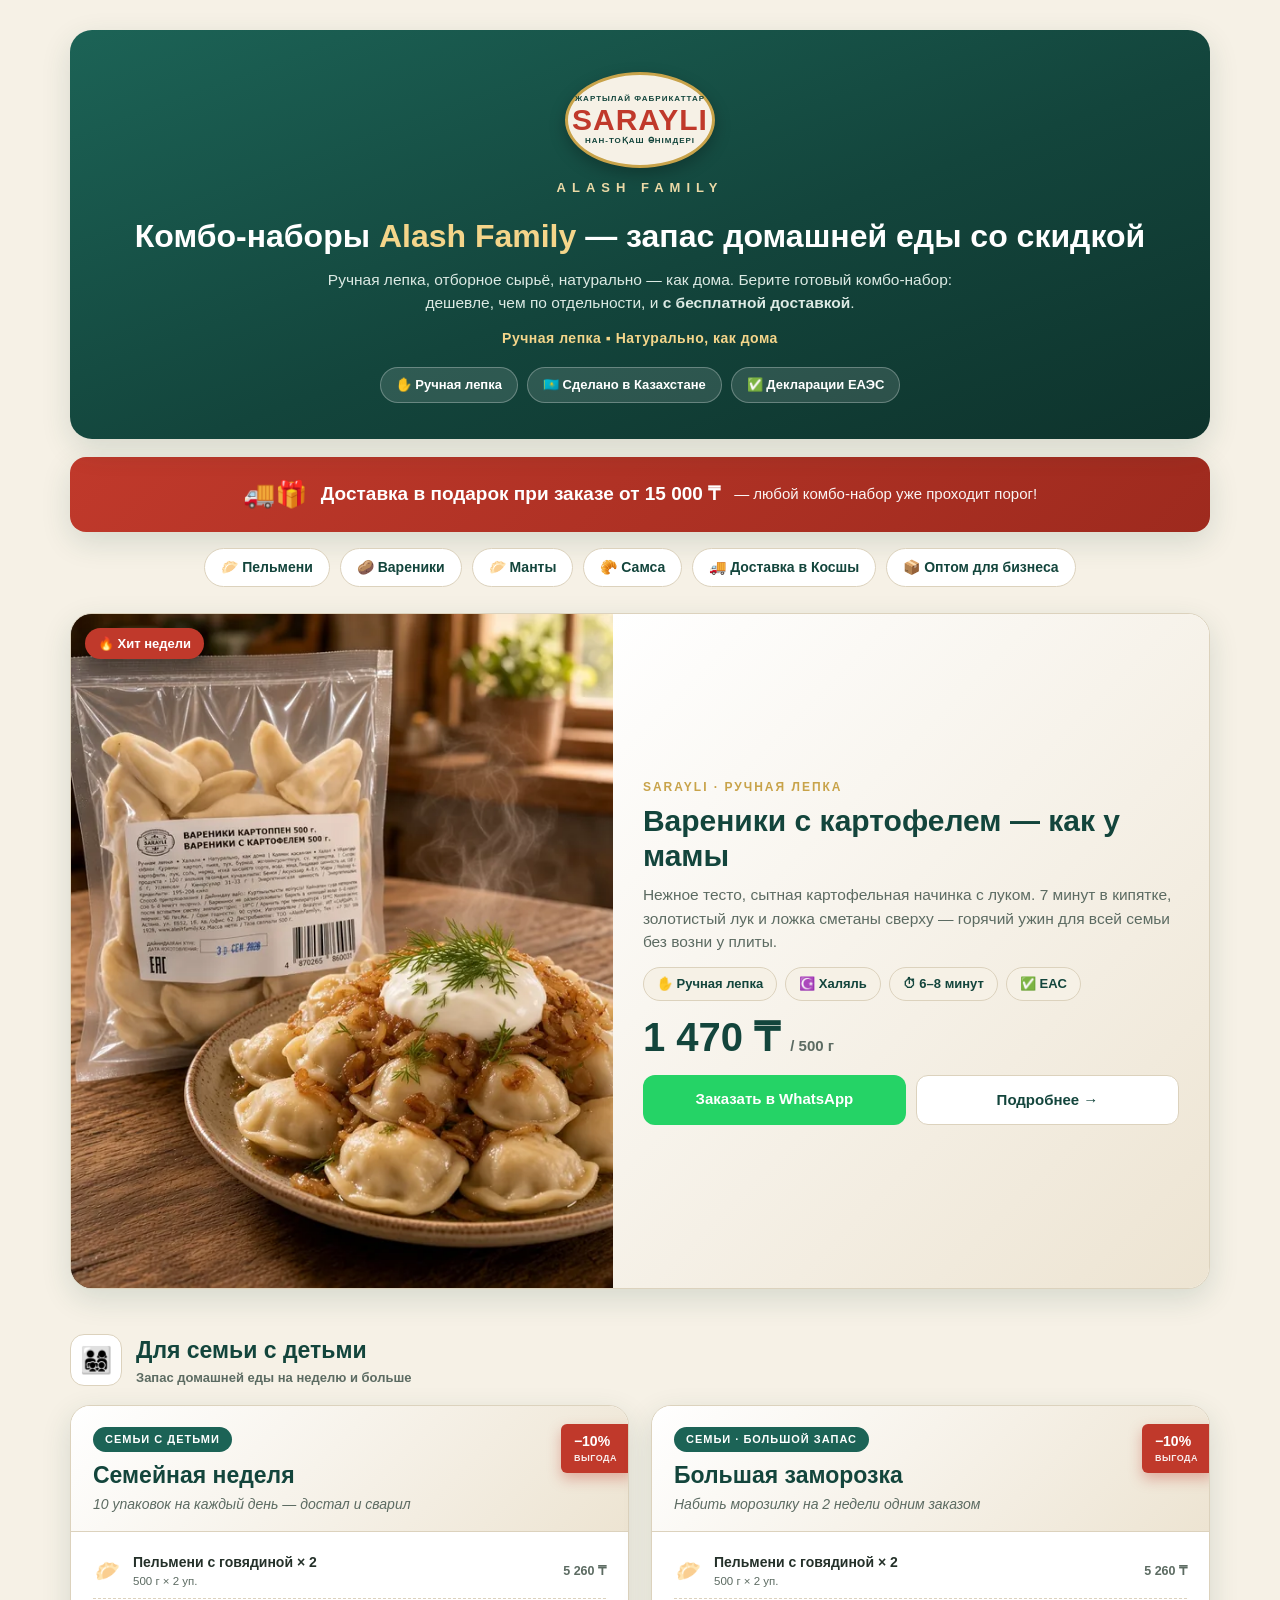
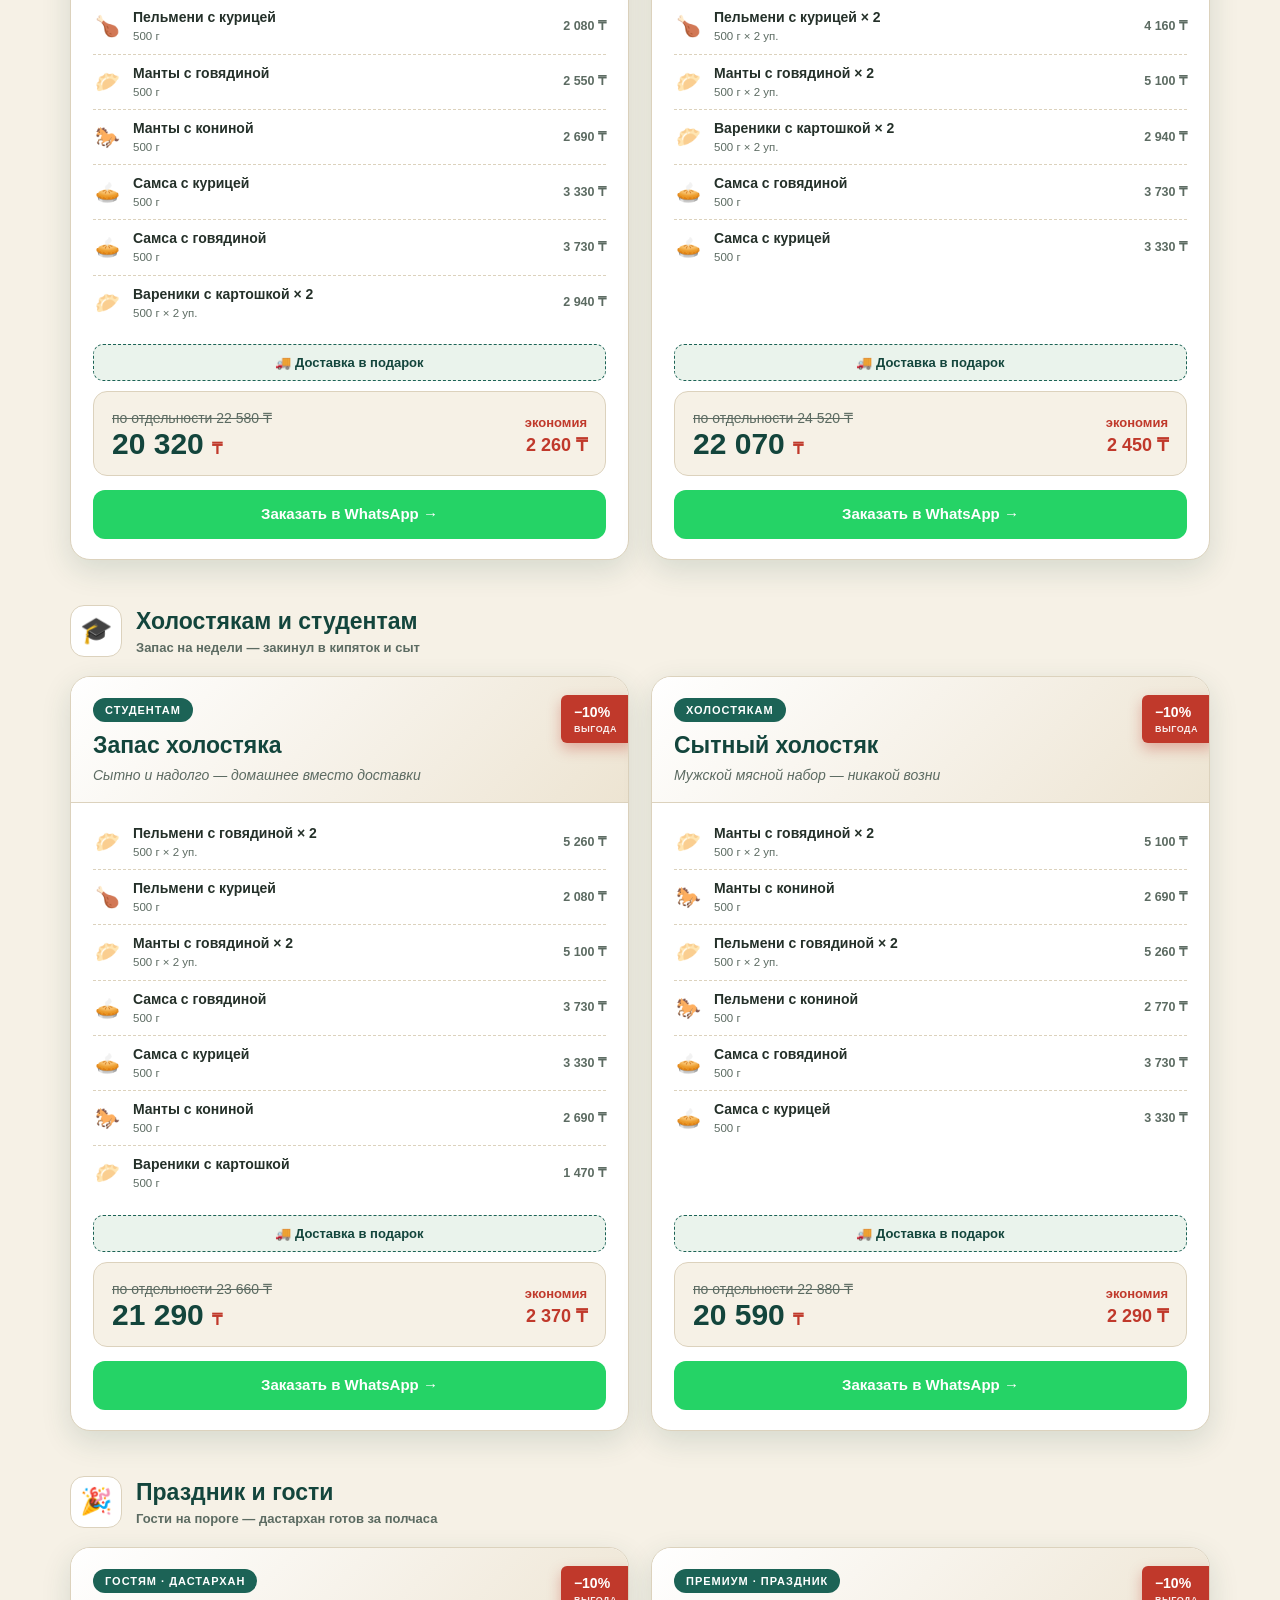
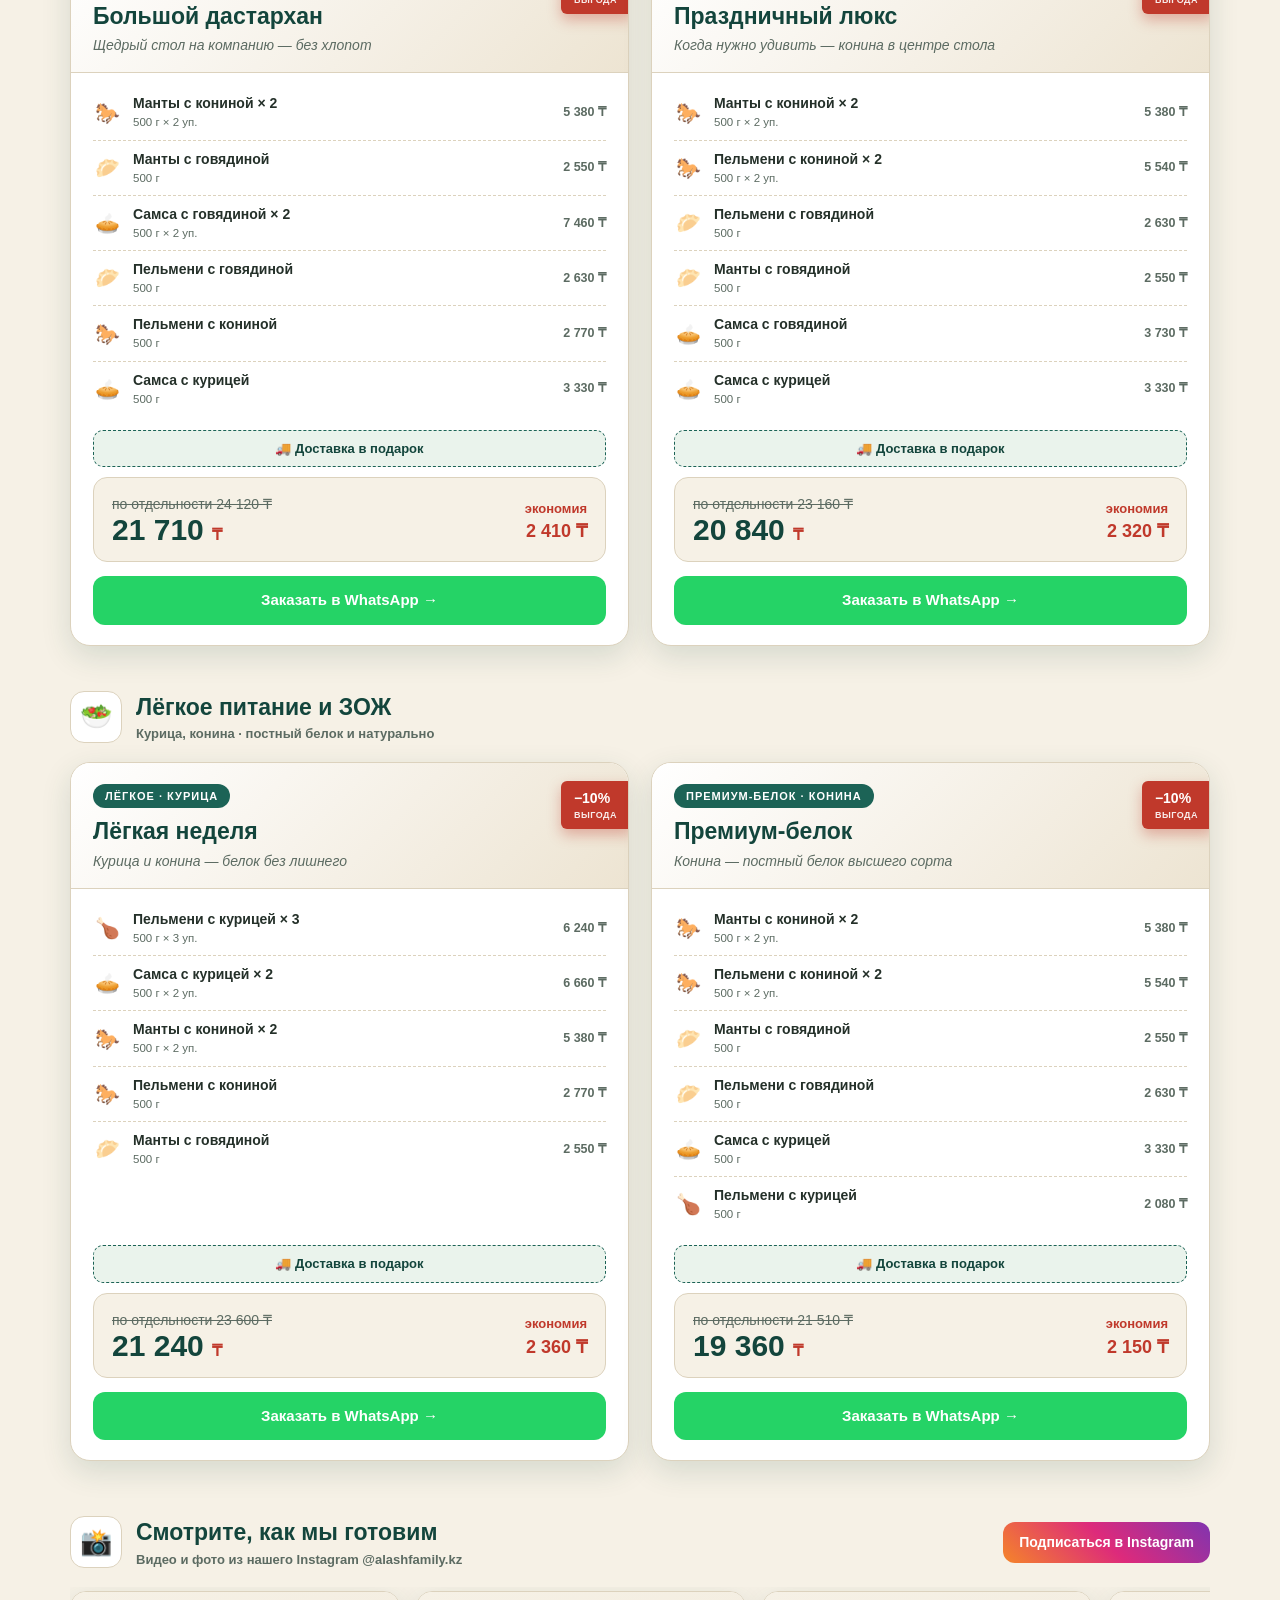
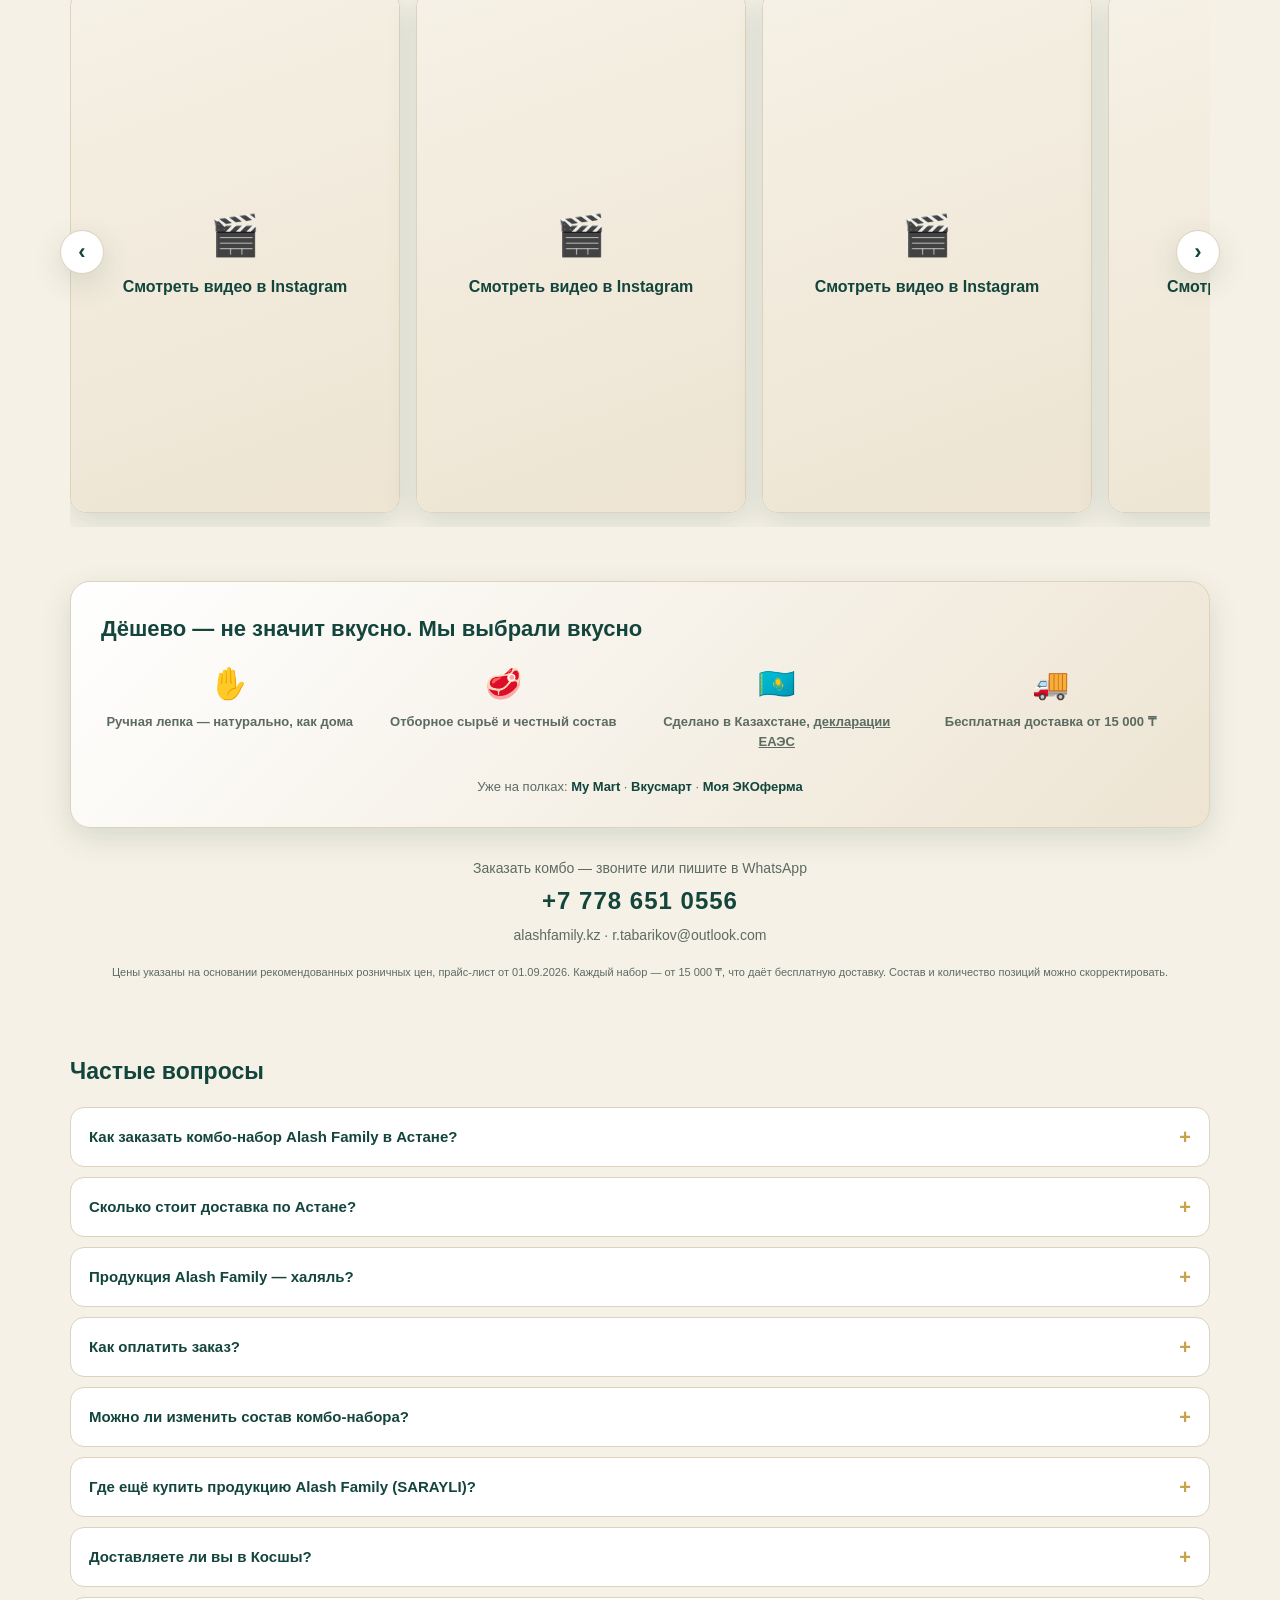
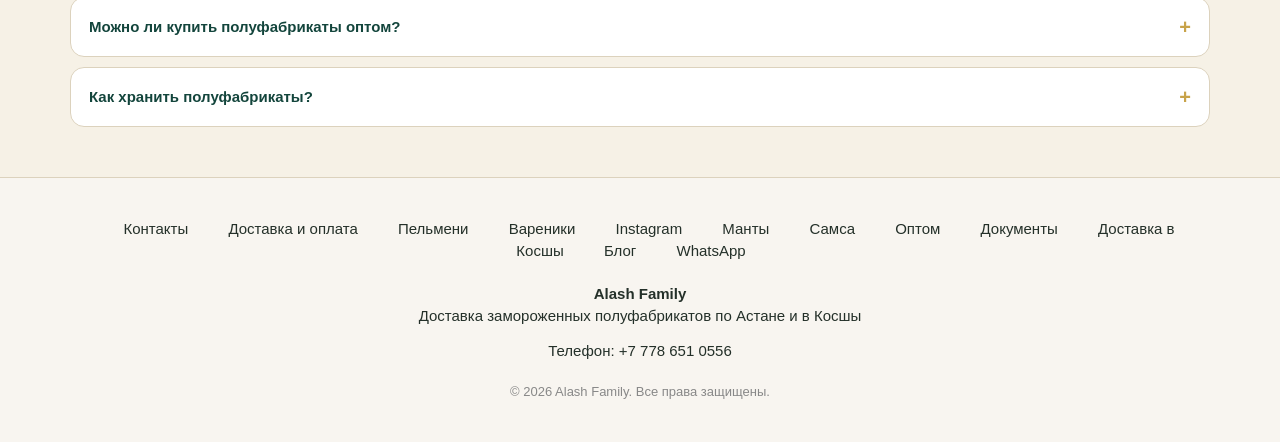
<file: index.html>
<!DOCTYPE html>
<html lang="ru">
<head>
<meta charset="UTF-8">
<meta name="viewport" content="width=device-width, initial-scale=1.0">
<title>Пельмени, манты, самса — комбо-наборы с доставкой в Астане и Косшы | Alash Family SARAYLI</title>
<meta name="description" content="Ручная лепка, халяль, отборное сырьё. Комбо-наборы пельменей, мантов и самсы со скидкой до 10%. Бесплатная доставка по Астане и в Косшы от 15 000 ₸. Заказать в WhatsApp: +7 778 651 0556">

<!-- ===== SEO / AEO additions (2026-07, существующий код не изменён) ===== -->
<link rel="canonical" href="https://alashfamily.kz/">
<link rel="icon" type="image/svg+xml" href="favicon.svg">
<meta name="robots" content="index, follow, max-image-preview:large, max-snippet:-1, max-video-preview:-1">
<meta name="keywords" content="пельмени Астана, манты Астана, самса Астана, полуфабрикаты Астана, доставка пельменей Астана, пельмени ручной лепки, халяль полуфабрикаты, манты с кониной, вареники, комбо-набор полуфабрикатов, пельмени Косшы, манты Косшы, доставка Косшы, полуфабрикаты оптом Астана, Alash Family, SARAYLI">
<meta name="author" content="Alash Family">
<meta name="msvalidate.01" content="3C0385560426788015A2D9EBF0FD2641">
<meta name="geo.region" content="KZ-71">
<meta name="geo.placename" content="Астана">

<!-- Open Graph (WhatsApp, Telegram, Facebook, VK) -->
<meta property="og:type" content="website">
<meta property="og:url" content="https://alashfamily.kz/">
<meta property="og:site_name" content="Alash Family SARAYLI">
<meta property="og:title" content="Пельмени, манты, самса с доставкой в Астане и Косшы | Alash Family">
<meta property="og:description" content="Ручная лепка, халяль, отборное сырьё. Комбо-наборы со скидкой до 10%. Бесплатная доставка по Астане и в Косшы от 15 000 ₸.">
<meta property="og:image" content="https://alashfamily.kz/img/og-dastarkhan.jpg">
<meta property="og:image:width" content="1200">
<meta property="og:image:height" content="630">
<meta property="og:locale" content="ru_RU">
<meta property="og:locale:alternate" content="kk_KZ">

<!-- Twitter / X -->
<meta name="twitter:card" content="summary_large_image">
<meta name="twitter:title" content="Комбо-наборы пельмени, манты, самса с доставкой в Астане | Alash Family">
<meta name="twitter:description" content="Ручная лепка, халяль. Комбо-наборы со скидкой до 10%. Бесплатная доставка по Астане от 15 000 ₸.">
<meta name="twitter:image" content="https://alashfamily.kz/img/og-dastarkhan.jpg">
<!-- ===== end SEO / AEO additions ===== -->

<style>
  :root{
    --green:#13453C;--green-d:#0E332C;--green-l:#1C6356;
    --red:#C0392B;--red-d:#9E2A1E;
    --cream:#F6F1E6;--cream2:#EDE4D2;
    --ink:#243029;--ink-soft:#5C6B62;--line:#DCD2BD;--gold:#C8A34A;
    --shadow:0 10px 30px rgba(19,69,60,.14);
  }
  *{box-sizing:border-box;margin:0;padding:0}
  body{font-family:'Segoe UI','Helvetica Neue',Arial,sans-serif;background:var(--cream);color:var(--ink);line-height:1.5;-webkit-font-smoothing:antialiased}
  .wrap{max-width:1180px;margin:0 auto;padding:30px 20px 64px}
  .hero{text-align:center;color:#fff;border-radius:22px;padding:42px 28px 36px;background:linear-gradient(160deg,var(--green-l) 0%,var(--green) 55%,var(--green-d) 100%);box-shadow:var(--shadow);position:relative;overflow:hidden}
  .logo-badge{width:150px;height:96px;margin:0 auto 4px;border-radius:50%;background:#F6F1E6;border:3px solid var(--gold);display:flex;flex-direction:column;align-items:center;justify-content:center;box-shadow:0 6px 16px rgba(0,0,0,.25)}
  .logo-badge .top,.logo-badge .bot{font-size:8px;letter-spacing:1px;color:var(--green);font-weight:700;text-transform:uppercase}
  .logo-badge .mid{font-size:30px;font-weight:900;color:var(--red);letter-spacing:1px;line-height:1}
  .af{font-size:13px;letter-spacing:6px;text-transform:uppercase;color:#EBD9A6;margin-top:10px;font-weight:600}
  .hero h1{font-size:32px;margin:14px 0 8px;font-weight:800}
  .hero h1 em{color:#F4D58A;font-style:normal}
  .hero p{max-width:680px;margin:0 auto;color:#DCEAE4;font-size:15.5px}
  .tagline{font-size:14px;color:#F4D58A;font-weight:700;margin:14px 0 0;letter-spacing:.5px}
  .badges{display:flex;gap:9px;justify-content:center;flex-wrap:wrap;margin-top:18px}
  .badge{background:rgba(255,255,255,.12);border:1px solid rgba(255,255,255,.28);border-radius:999px;padding:7px 15px;font-size:13px;font-weight:600;color:#fff}
  .delivery{margin:18px 0 6px;background:linear-gradient(135deg,var(--red) 0%,var(--red-d) 100%);color:#fff;border-radius:16px;padding:18px 24px;display:flex;align-items:center;justify-content:center;gap:14px;flex-wrap:wrap;text-align:center;box-shadow:var(--shadow)}
  .delivery .big{font-size:26px}
  .delivery b{font-size:19px;font-weight:800}
  .delivery span{font-size:15px;opacity:.95}
  .section-head{display:flex;align-items:center;gap:14px;margin:44px 0 18px}
  .section-head .ico{width:52px;height:52px;border-radius:14px;display:grid;place-items:center;font-size:26px;background:#fff;border:1px solid var(--line)}
  .section-head h2{font-size:23px;font-weight:800;color:var(--green)}
  .section-head .tag{font-size:13px;color:var(--ink-soft);font-weight:600}
  .grid{display:grid;grid-template-columns:repeat(2,1fr);gap:22px}
  @media(max-width:820px){.grid{grid-template-columns:1fr}.hero h1{font-size:25px}}
  .card{background:#fff;border:1px solid var(--line);border-radius:20px;box-shadow:var(--shadow);overflow:hidden;display:flex;flex-direction:column;position:relative}
  .card-top{padding:20px 22px 16px;background:linear-gradient(135deg,#fff 0%,var(--cream2) 100%);border-bottom:1px solid var(--line);position:relative}
  .aud{display:inline-block;font-size:11px;font-weight:700;letter-spacing:1px;text-transform:uppercase;color:#fff;background:var(--green-l);border-radius:999px;padding:4px 12px;margin-bottom:10px}
  .card h3{font-size:23px;font-weight:800;color:var(--green);line-height:1.15}
  .card .slogan{font-size:14px;color:var(--ink-soft);margin-top:6px;font-style:italic}
  .save-flag{position:absolute;top:18px;right:-4px;background:var(--red);color:#fff;font-weight:800;font-size:14px;padding:7px 15px 7px 13px;border-radius:6px 0 0 6px;box-shadow:0 6px 14px rgba(192,57,43,.35)}
  .save-flag small{display:block;font-size:9px;font-weight:600;opacity:.9;letter-spacing:.5px}
  .items{padding:12px 22px 4px;flex:1}
  .item{display:flex;align-items:center;gap:12px;padding:8px 0;border-bottom:1px dashed var(--line)}
  .item:last-child{border-bottom:none}
  .item .emo{font-size:20px;width:28px;text-align:center;flex:none}
  .item .nm{flex:1;font-size:14px;font-weight:600;color:var(--ink)}
  .item .nm small{display:block;font-weight:500;color:var(--ink-soft);font-size:11.5px}
  .item .pr{font-size:12.5px;color:var(--ink-soft);font-weight:600;white-space:nowrap}
  .free-tag{margin:10px 22px 0;background:#EAF3EC;border:1px dashed var(--green-l);color:var(--green);border-radius:10px;padding:8px 12px;font-size:13px;font-weight:700;text-align:center}
  .price-box{margin:10px 22px 0;padding:16px 18px;background:var(--cream);border:1px solid var(--line);border-radius:14px;display:flex;align-items:flex-end;justify-content:space-between;gap:10px}
  .price-box .old{font-size:14px;color:var(--ink-soft);text-decoration:line-through}
  .price-box .new{font-size:30px;font-weight:800;color:var(--green);line-height:1}
  .price-box .new span{font-size:16px;font-weight:700;color:var(--red)}
  .price-box .save{text-align:right;font-size:13px;font-weight:700;color:var(--red)}
  .price-box .save b{font-size:18px;display:block}
  .cta{margin:14px 22px 20px;display:flex;align-items:center;justify-content:center;gap:8px;background:#25D366;color:#fff;font-weight:800;font-size:15px;padding:13px;border-radius:12px;text-decoration:none}
  .why{margin-top:54px;background:linear-gradient(135deg,#fff,var(--cream2));border:1px solid var(--line);border-radius:20px;padding:30px;box-shadow:var(--shadow)}
  .why h2{font-size:22px;margin-bottom:16px;color:var(--green)}
  .why-grid{display:grid;grid-template-columns:repeat(4,1fr);gap:16px}
  @media(max-width:820px){.why-grid{grid-template-columns:repeat(2,1fr)}}
  .why-item{text-align:center}
  .why-item .e{font-size:30px}
  .why-item p{font-size:13px;color:var(--ink-soft);margin-top:6px;font-weight:600}
  .partners{margin-top:26px;text-align:center;color:var(--ink-soft);font-size:13px}
  .partners b{color:var(--green)}
  .foot{text-align:center;margin-top:30px;color:var(--ink-soft);font-size:14px}
  .foot .phone{font-size:24px;font-weight:800;color:var(--green);letter-spacing:1px;margin-top:4px}
  .quick-links{display:flex;gap:10px;flex-wrap:wrap;justify-content:center;margin:16px 0 0}
  .quick-links a{background:#fff;border:1px solid var(--line);border-radius:999px;padding:8px 16px;text-decoration:none;font-weight:700;font-size:14px;color:var(--green)}
  .quick-links a:hover{border-color:var(--green-l)}
  .disclaimer{margin-top:18px;text-align:center;font-size:11px;color:var(--ink-soft)}
</style>
<!-- Schema.org LocalBusiness + Product -->
<script type="application/ld+json">
{
  "@context": "https://schema.org",
  "@graph": [
    {
      "@type": "LocalBusiness",
      "@id": "https://alashfamily.kz/#organization",
      "name": "Alash Family",
      "alternateName": "SARAYLI",
      "description": "Производство и доставка замороженных полуфабрикатов ручной лепки в Астане и Косшы. Пельмени, манты, самса, вареники. Халяль. SARAYLI — торговая марка продукции Alash Family.",
      "url": "https://alashfamily.kz",
      "image": "https://alashfamily.kz/img/vareniki-kartofel-main.jpg",
      "sameAs": ["https://www.instagram.com/alashfamily.kz/"],
      "telephone": "+7 778 651 0556",
      "email": "r.tabarikov@outlook.com",
      "address": {
        "@type": "PostalAddress",
        "streetAddress": "ул. Е 652, д. 18, офис 62",
        "addressLocality": "Астана",
        "addressCountry": "KZ"
      },
      "areaServed": [
        { "@type": "City", "name": "Астана" },
        { "@type": "City", "name": "Косшы" }
      ],
      "openingHours": "Mo-Su 08:00-18:00",
      "priceRange": "₸₸",
      "paymentAccepted": "Наличные, перевод на карту, Kaspi Pay",
      "hasOfferCatalog": {
        "@type": "OfferCatalog",
        "name": "Комбо-наборы полуфабрикатов"
      }
    },
    {
      "@type": "Product",
      "name": "Комбо-набор Семейная неделя",
      "description": "Большой комбо-набор пельменей, мантов и самсы ручной лепки для семьи. Халяль, натуральные ингредиенты.",
      "brand": {
        "@type": "Brand",
        "name": "Alash Family / SARAYLI"
      },
      "offers": {
        "@type": "Offer",
        "url": "https://alashfamily.kz",
        "priceCurrency": "KZT",
        "price": "20320",
        "availability": "https://schema.org/InStock",
        "seller": {
          "@type": "Organization",
          "name": "Alash Family"
        }
      }
    }
  ]
}
</script>  

<!-- ===== SEO addition: расширенная разметка Schema.org (WebSite + все наборы + FAQ) ===== -->
<script type="application/ld+json">
{
  "@context": "https://schema.org",
  "@graph": [
    {
      "@type": "WebSite",
      "@id": "https://alashfamily.kz/#website",
      "url": "https://alashfamily.kz/",
      "name": "Alash Family SARAYLI",
      "description": "Комбо-наборы пельменей, мантов и самсы ручной лепки с доставкой по Астане",
      "inLanguage": "ru",
      "publisher": { "@id": "https://alashfamily.kz/#organization" }
    },
    {
      "@type": "ItemList",
      "@id": "https://alashfamily.kz/#combos",
      "name": "Комбо-наборы полуфабрикатов Alash Family",
      "itemListElement": [
        { "@type": "ListItem", "position": 1, "item": { "@type": "Product", "name": "Комбо-набор «Семейная неделя»", "description": "10 упаковок: пельмени с говядиной и курицей, манты с говядиной и кониной, самса, вареники. Для семьи с детьми, запас на неделю.", "brand": { "@type": "Brand", "name": "Alash Family / SARAYLI" }, "offers": { "@type": "Offer", "url": "https://alashfamily.kz/", "priceCurrency": "KZT", "price": "20320", "availability": "https://schema.org/InStock" } } },
        { "@type": "ListItem", "position": 2, "item": { "@type": "Product", "name": "Комбо-набор «Большая заморозка»", "description": "Запас домашней еды на 2 недели: пельмени, манты, вареники, самса ручной лепки.", "brand": { "@type": "Brand", "name": "Alash Family / SARAYLI" }, "offers": { "@type": "Offer", "url": "https://alashfamily.kz/", "priceCurrency": "KZT", "price": "22070", "availability": "https://schema.org/InStock" } } },
        { "@type": "ListItem", "position": 3, "item": { "@type": "Product", "name": "Комбо-набор «Запас холостяка»", "description": "Сытный набор для студентов и холостяков: пельмени, манты, самса, вареники.", "brand": { "@type": "Brand", "name": "Alash Family / SARAYLI" }, "offers": { "@type": "Offer", "url": "https://alashfamily.kz/", "priceCurrency": "KZT", "price": "21290", "availability": "https://schema.org/InStock" } } },
        { "@type": "ListItem", "position": 4, "item": { "@type": "Product", "name": "Комбо-набор «Сытный холостяк»", "description": "Мясной набор: манты с говядиной и кониной, пельмени, самса.", "brand": { "@type": "Brand", "name": "Alash Family / SARAYLI" }, "offers": { "@type": "Offer", "url": "https://alashfamily.kz/", "priceCurrency": "KZT", "price": "20590", "availability": "https://schema.org/InStock" } } },
        { "@type": "ListItem", "position": 5, "item": { "@type": "Product", "name": "Комбо-набор «Большой дастархан»", "description": "Щедрый стол для гостей: манты с кониной и говядиной, самса, пельмени.", "brand": { "@type": "Brand", "name": "Alash Family / SARAYLI" }, "offers": { "@type": "Offer", "url": "https://alashfamily.kz/", "priceCurrency": "KZT", "price": "21710", "availability": "https://schema.org/InStock" } } },
        { "@type": "ListItem", "position": 6, "item": { "@type": "Product", "name": "Комбо-набор «Праздничный люкс»", "description": "Премиум-набор с кониной для праздничного стола: манты, пельмени, самса.", "brand": { "@type": "Brand", "name": "Alash Family / SARAYLI" }, "offers": { "@type": "Offer", "url": "https://alashfamily.kz/", "priceCurrency": "KZT", "price": "20840", "availability": "https://schema.org/InStock" } } },
        { "@type": "ListItem", "position": 7, "item": { "@type": "Product", "name": "Комбо-набор «Лёгкая неделя»", "description": "Лёгкое питание: пельмени и самса с курицей, манты и пельмени с кониной.", "brand": { "@type": "Brand", "name": "Alash Family / SARAYLI" }, "offers": { "@type": "Offer", "url": "https://alashfamily.kz/", "priceCurrency": "KZT", "price": "21240", "availability": "https://schema.org/InStock" } } },
        { "@type": "ListItem", "position": 8, "item": { "@type": "Product", "name": "Комбо-набор «Премиум-белок»", "description": "Конина — постный белок высшего сорта: манты, пельмени с кониной, говядиной и курицей, самса.", "brand": { "@type": "Brand", "name": "Alash Family / SARAYLI" }, "offers": { "@type": "Offer", "url": "https://alashfamily.kz/", "priceCurrency": "KZT", "price": "19360", "availability": "https://schema.org/InStock" } } }
      ]
    },
    {
      "@type": "FAQPage",
      "@id": "https://alashfamily.kz/#faq",
      "mainEntity": [
        { "@type": "Question", "name": "Как заказать комбо-набор Alash Family в Астане?", "acceptedAnswer": { "@type": "Answer", "text": "Напишите или позвоните в WhatsApp по номеру +7 778 651 0556, укажите желаемые комбо-наборы и количество. Мы подтвердим заказ и время доставки." } },
        { "@type": "Question", "name": "Сколько стоит доставка по Астане?", "acceptedAnswer": { "@type": "Answer", "text": "Доставка бесплатная при заказе от 15 000 ₸. Любой комбо-набор уже проходит этот порог, поэтому доставка — в подарок." } },
        { "@type": "Question", "name": "Продукция Alash Family — халяль?", "acceptedAnswer": { "@type": "Answer", "text": "Да. Вся продукция халяль: ручная лепка, отборное сырьё, честный состав. Сделано в Казахстане, декларации о соответствии ЕАЭС." } },
        { "@type": "Question", "name": "Как оплатить заказ?", "acceptedAnswer": { "@type": "Answer", "text": "Наличными при получении, переводом на карту или через Kaspi Red / Kaspi Pay (по договорённости). Реквизиты пришлём в WhatsApp." } },
        { "@type": "Question", "name": "Можно ли изменить состав комбо-набора?", "acceptedAnswer": { "@type": "Answer", "text": "Да, состав и количество позиций в наборе можно скорректировать при заказе." } },
        { "@type": "Question", "name": "Где ещё купить продукцию Alash Family (SARAYLI)?", "acceptedAnswer": { "@type": "Answer", "text": "Наша продукция уже на полках магазинов My Mart, Вкусмарт и Моя ЭКОферма в Астане." } },
        { "@type": "Question", "name": "Доставляете ли вы в Косшы?", "acceptedAnswer": { "@type": "Answer", "text": "Да. Минимальный заказ 15 000 ₸, доставка бесплатная, с понедельника по пятницу. В выходные — по предварительной договорённости." } },
        { "@type": "Question", "name": "Можно ли купить полуфабрикаты оптом?", "acceptedAnswer": { "@type": "Answer", "text": "Да. Для кафе, столовых и магазинов есть отдельный оптовый прайс, минимальная партия — от 15 000 ₸. Работаем по договору, безнал." } },
        { "@type": "Question", "name": "Как хранить полуфабрикаты?", "acceptedAnswer": { "@type": "Answer", "text": "Продукция доставляется в заморозке — храните её в морозильной камере. При необходимости упакуем заказ для длительного хранения." } }
      ]
    }
  ]
}
</script>
<!-- ===== end Schema.org addition ===== -->
<!-- Аналитика: Google Ads, GA4, Яндекс Метрика, цели WhatsApp/телефон/прайс — см. /assets/track.js -->
<script src="/assets/track.js" defer></script>

<!-- ===== 2026-10: витрина «Хит» + лента Instagram ===== -->
<style>
  .hit{margin:26px 0 0;display:grid;grid-template-columns:minmax(0,1fr) minmax(0,1.1fr);background:#fff;border:1px solid var(--line);border-radius:22px;overflow:hidden;box-shadow:var(--shadow)}
  .hit .ph{position:relative;overflow:hidden;background:#2a2018;min-height:320px}
  .hit .ph img{width:100%;height:100%;object-fit:cover;display:block;animation:kb 14s ease-in-out infinite alternate;transform-origin:65% 70%}
  @keyframes kb{from{transform:scale(1)}to{transform:scale(1.08)}}
  .hit .ph .stk{position:absolute;left:14px;top:14px;background:var(--red);color:#fff;font-weight:800;font-size:13px;padding:6px 13px;border-radius:999px;box-shadow:0 6px 14px rgba(0,0,0,.3)}
  .hit .tx{padding:30px 30px 28px;display:flex;flex-direction:column;justify-content:center;background:linear-gradient(135deg,#fff 0%,var(--cream2) 100%)}
  .hit .kick{font-size:12px;letter-spacing:2px;text-transform:uppercase;color:var(--gold);font-weight:800}
  .hit h2{font-size:30px;line-height:1.15;color:var(--green);font-weight:800;margin:8px 0 10px}
  .hit p{color:var(--ink-soft);font-size:15.5px}
  .hit ul{list-style:none;margin:14px 0 0;display:flex;flex-wrap:wrap;gap:8px}
  .hit li{background:var(--cream);border:1px solid var(--line);border-radius:999px;padding:6px 13px;font-size:13px;font-weight:700;color:var(--green)}
  .hit .pr{font-size:40px;font-weight:800;color:var(--green);margin:16px 0 0;line-height:1}
  .hit .pr small{font-size:15px;color:var(--ink-soft);font-weight:600}
  .hit .acts{display:flex;gap:10px;flex-wrap:wrap;margin-top:18px}
  .hit .acts a{flex:1 1 180px;text-align:center;text-decoration:none;font-weight:800;font-size:15px;padding:13px 16px;border-radius:12px}
  .hit .acts .wa{background:#25D366;color:#fff}
  .hit .acts .more{background:#fff;color:var(--green);border:1px solid var(--line)}
  @media(max-width:820px){.hit{grid-template-columns:1fr}.hit .ph{min-height:0;aspect-ratio:4/4}.hit .tx{padding:22px 20px}.hit h2{font-size:25px}}
  @media(prefers-reduced-motion:reduce){.hit .ph img{animation:none}}

  .ig{margin-top:54px}
  .ig .section-head{margin-top:0}
  .ig-follow{margin-left:auto;display:inline-flex;align-items:center;gap:8px;text-decoration:none;font-weight:800;font-size:14px;color:#fff;padding:10px 16px;border-radius:12px;background:linear-gradient(45deg,#F58529,#DD2A7B 50%,#8134AF);white-space:nowrap}
  .ig-wrap{position:relative}
  .ig-track{display:flex;gap:16px;overflow-x:auto;scroll-snap-type:x mandatory;padding:4px 4px 14px;scrollbar-width:thin;-webkit-overflow-scrolling:touch}
  .ig-slide{flex:0 0 330px;scroll-snap-align:start;background:#fff;border:1px solid var(--line);border-radius:16px;overflow:hidden;box-shadow:var(--shadow)}
  .ig-slide .instagram-media{margin:0!important;min-width:0!important;width:100%!important;border:0!important;box-shadow:none!important;border-radius:0!important}
  .ig-ph{display:flex;flex-direction:column;align-items:center;justify-content:center;gap:10px;height:520px;text-decoration:none;color:var(--green);font-weight:700;background:linear-gradient(160deg,var(--cream) 0%,var(--cream2) 100%)}
  .ig-ph span{font-size:40px}
  .ig-nav{position:absolute;top:45%;width:44px;height:44px;border-radius:50%;border:1px solid var(--line);background:#fff;color:var(--green);font-size:22px;font-weight:800;cursor:pointer;box-shadow:var(--shadow);display:grid;place-items:center;z-index:2}
  .ig-nav.prev{left:-10px}.ig-nav.next{right:-10px}
  @media(max-width:820px){.ig-nav{display:none}.ig-slide{flex-basis:86%}.ig .section-head{flex-wrap:wrap}.ig-follow{margin-left:0}}
</style>
</head>
<body>
<div class="wrap">

  <div class="hero">
    <div class="logo-badge">
      <div class="top">Жартылай фабрикаттар</div>
      <div class="mid">SARAYLI</div>
      <div class="bot">Нан-тоқаш өнімдері</div>
    </div>
    <div class="af">Alash Family</div>
    <h1>Комбо-наборы <em>Alash Family</em> — запас домашней еды со скидкой</h1>
    <p>Ручная лепка, отборное сырьё, натурально — как дома. Берите готовый комбо-набор: дешевле, чем по отдельности, и <b>с бесплатной доставкой</b>.</p>
    <div class="tagline">Ручная лепка ▪ Натурально, как дома</div>
    <div class="badges">
      <span class="badge">✋ Ручная лепка</span>
      <span class="badge">🇰🇿 Сделано в Казахстане</span>
      <a class="badge" href="/docs.html" style="text-decoration:none;color:#fff">✅ Декларации ЕАЭС</a>
    </div>
  </div>

  <div class="delivery">
    <span class="big">🚚🎁</span>
    <b>Доставка в подарок при заказе от 15 000 ₸</b>
    <span>— любой комбо-набор уже проходит порог!</span>
  </div>

  <nav class="quick-links" aria-label="Каталог">
    <a href="/pelmeni.html">🥟 Пельмени</a>
    <a href="/vareniki.html">🥔 Вареники</a>
    <a href="/manty.html">🥟 Манты</a>
    <a href="/samsa.html">🥐 Самса</a>
    <a href="/kosshy.html">🚚 Доставка в Косшы</a>
    <a href="/optom.html">📦 Оптом для бизнеса</a>
  </nav>


  <!-- Хит: вареники с картофелем -->
  <section class="hit" id="hit-vareniki" aria-label="Хит продаж — вареники с картофелем">
    <div class="ph">
      <picture>
        <source srcset="/img/vareniki-kartofel-600.webp 600w, /img/vareniki-kartofel-main.webp 912w" sizes="(max-width:820px) 100vw, 540px" type="image/webp">
        <img src="/img/vareniki-kartofel-main.jpg" width="912" height="1136" alt="Вареники с картофелем SARAYLI 500 г — ручная лепка, халал, с жареным луком, сметаной и укропом">
      </picture>
      <span class="stk">🔥 Хит недели</span>
    </div>
    <div class="tx">
      <div class="kick">SARAYLI · ручная лепка</div>
      <h2>Вареники с картофелем — как у мамы</h2>
      <p>Нежное тесто, сытная картофельная начинка с луком. 7 минут в кипятке, золотистый лук и ложка сметаны сверху — горячий ужин для всей семьи без возни у плиты.</p>
      <ul><li>✋ Ручная лепка</li><li>☪️ Халяль</li><li>⏱ 6–8 минут</li><li>✅ EAC</li></ul>
      <div class="pr">1 470 ₸ <small>/ 500 г</small></div>
      <div class="acts">
        <a class="wa" href="https://wa.me/77786510556" data-product="Вареники с картофелем">Заказать в WhatsApp</a>
        <a class="more" href="/vareniki.html">Подробнее →</a>
      </div>
    </div>
  </section>

  <div class="section-head">
    <div class="ico">👨‍👩‍👧‍👦</div>
    <div><h2>Для семьи с детьми</h2><div class="tag">Запас домашней еды на неделю и больше</div></div>
  </div>
  <div class="grid">

    <div class="card">
      <div class="card-top">
        <div class="save-flag">−10%<small>ВЫГОДА</small></div>
        <span class="aud">Семьи с детьми</span>
        <h3>Семейная неделя</h3>
        <div class="slogan">10 упаковок на каждый день — достал и сварил</div>
      </div>
      <div class="items">
        <div class="item"><span class="emo">🥟</span><span class="nm">Пельмени с говядиной × 2<small>500 г × 2 уп.</small></span><span class="pr">5 260 ₸</span></div>
        <div class="item"><span class="emo">🍗</span><span class="nm">Пельмени с курицей<small>500 г</small></span><span class="pr">2 080 ₸</span></div>
        <div class="item"><span class="emo">🥟</span><span class="nm">Манты с говядиной<small>500 г</small></span><span class="pr">2 550 ₸</span></div>
        <div class="item"><span class="emo">🐎</span><span class="nm">Манты с кониной<small>500 г</small></span><span class="pr">2 690 ₸</span></div>
        <div class="item"><span class="emo">🥧</span><span class="nm">Самса с курицей<small>500 г</small></span><span class="pr">3 330 ₸</span></div>
        <div class="item"><span class="emo">🥧</span><span class="nm">Самса с говядиной<small>500 г</small></span><span class="pr">3 730 ₸</span></div>
        <div class="item"><span class="emo">🥟</span><span class="nm">Вареники с картошкой × 2<small>500 г × 2 уп.</small></span><span class="pr">2 940 ₸</span></div>
      </div>
      <div class="free-tag">🚚 Доставка в подарок</div>
      <div class="price-box">
        <div><div class="old">по отдельности 22 580 ₸</div><div class="new">20 320 <span>₸</span></div></div>
        <div class="save">экономия<b>2 260 ₸</b></div>
      </div>
      <a class="cta" href="https://wa.me/77786510556">Заказать в WhatsApp →</a>
    </div>

    <div class="card">
      <div class="card-top">
        <div class="save-flag">−10%<small>ВЫГОДА</small></div>
        <span class="aud">Семьи · большой запас</span>
        <h3>Большая заморозка</h3>
        <div class="slogan">Набить морозилку на 2 недели одним заказом</div>
      </div>
      <div class="items">
        <div class="item"><span class="emo">🥟</span><span class="nm">Пельмени с говядиной × 2<small>500 г × 2 уп.</small></span><span class="pr">5 260 ₸</span></div>
        <div class="item"><span class="emo">🍗</span><span class="nm">Пельмени с курицей × 2<small>500 г × 2 уп.</small></span><span class="pr">4 160 ₸</span></div>
        <div class="item"><span class="emo">🥟</span><span class="nm">Манты с говядиной × 2<small>500 г × 2 уп.</small></span><span class="pr">5 100 ₸</span></div>
        <div class="item"><span class="emo">🥟</span><span class="nm">Вареники с картошкой × 2<small>500 г × 2 уп.</small></span><span class="pr">2 940 ₸</span></div>
        <div class="item"><span class="emo">🥧</span><span class="nm">Самса с говядиной<small>500 г</small></span><span class="pr">3 730 ₸</span></div>
        <div class="item"><span class="emo">🥧</span><span class="nm">Самса с курицей<small>500 г</small></span><span class="pr">3 330 ₸</span></div>
      </div>
      <div class="free-tag">🚚 Доставка в подарок</div>
      <div class="price-box">
        <div><div class="old">по отдельности 24 520 ₸</div><div class="new">22 070 <span>₸</span></div></div>
        <div class="save">экономия<b>2 450 ₸</b></div>
      </div>
      <a class="cta" href="https://wa.me/77786510556">Заказать в WhatsApp →</a>
    </div>

  </div>

  <div class="section-head">
    <div class="ico">🎓</div>
    <div><h2>Холостякам и студентам</h2><div class="tag">Запас на недели — закинул в кипяток и сыт</div></div>
  </div>
  <div class="grid">

    <div class="card">
      <div class="card-top">
        <div class="save-flag">−10%<small>ВЫГОДА</small></div>
        <span class="aud">Студентам</span>
        <h3>Запас холостяка</h3>
        <div class="slogan">Сытно и надолго — домашнее вместо доставки</div>
      </div>
      <div class="items">
        <div class="item"><span class="emo">🥟</span><span class="nm">Пельмени с говядиной × 2<small>500 г × 2 уп.</small></span><span class="pr">5 260 ₸</span></div>
        <div class="item"><span class="emo">🍗</span><span class="nm">Пельмени с курицей<small>500 г</small></span><span class="pr">2 080 ₸</span></div>
        <div class="item"><span class="emo">🥟</span><span class="nm">Манты с говядиной × 2<small>500 г × 2 уп.</small></span><span class="pr">5 100 ₸</span></div>
        <div class="item"><span class="emo">🥧</span><span class="nm">Самса с говядиной<small>500 г</small></span><span class="pr">3 730 ₸</span></div>
        <div class="item"><span class="emo">🥧</span><span class="nm">Самса с курицей<small>500 г</small></span><span class="pr">3 330 ₸</span></div>
        <div class="item"><span class="emo">🐎</span><span class="nm">Манты с кониной<small>500 г</small></span><span class="pr">2 690 ₸</span></div>
        <div class="item"><span class="emo">🥟</span><span class="nm">Вареники с картошкой<small>500 г</small></span><span class="pr">1 470 ₸</span></div>
      </div>
      <div class="free-tag">🚚 Доставка в подарок</div>
      <div class="price-box">
        <div><div class="old">по отдельности 23 660 ₸</div><div class="new">21 290 <span>₸</span></div></div>
        <div class="save">экономия<b>2 370 ₸</b></div>
      </div>
      <a class="cta" href="https://wa.me/77786510556">Заказать в WhatsApp →</a>
    </div>

    <div class="card">
      <div class="card-top">
        <div class="save-flag">−10%<small>ВЫГОДА</small></div>
        <span class="aud">Холостякам</span>
        <h3>Сытный холостяк</h3>
        <div class="slogan">Мужской мясной набор — никакой возни</div>
      </div>
      <div class="items">
        <div class="item"><span class="emo">🥟</span><span class="nm">Манты с говядиной × 2<small>500 г × 2 уп.</small></span><span class="pr">5 100 ₸</span></div>
        <div class="item"><span class="emo">🐎</span><span class="nm">Манты с кониной<small>500 г</small></span><span class="pr">2 690 ₸</span></div>
        <div class="item"><span class="emo">🥟</span><span class="nm">Пельмени с говядиной × 2<small>500 г × 2 уп.</small></span><span class="pr">5 260 ₸</span></div>
        <div class="item"><span class="emo">🐎</span><span class="nm">Пельмени с кониной<small>500 г</small></span><span class="pr">2 770 ₸</span></div>
        <div class="item"><span class="emo">🥧</span><span class="nm">Самса с говядиной<small>500 г</small></span><span class="pr">3 730 ₸</span></div>
        <div class="item"><span class="emo">🥧</span><span class="nm">Самса с курицей<small>500 г</small></span><span class="pr">3 330 ₸</span></div>
      </div>
      <div class="free-tag">🚚 Доставка в подарок</div>
      <div class="price-box">
        <div><div class="old">по отдельности 22 880 ₸</div><div class="new">20 590 <span>₸</span></div></div>
        <div class="save">экономия<b>2 290 ₸</b></div>
      </div>
      <a class="cta" href="https://wa.me/77786510556">Заказать в WhatsApp →</a>
    </div>

  </div>

  <div class="section-head">
    <div class="ico">🎉</div>
    <div><h2>Праздник и гости</h2><div class="tag">Гости на пороге — дастархан готов за полчаса</div></div>
  </div>
  <div class="grid">

    <div class="card">
      <div class="card-top">
        <div class="save-flag">−10%<small>ВЫГОДА</small></div>
        <span class="aud">Гостям · дастархан</span>
        <h3>Большой дастархан</h3>
        <div class="slogan">Щедрый стол на компанию — без хлопот</div>
      </div>
      <div class="items">
        <div class="item"><span class="emo">🐎</span><span class="nm">Манты с кониной × 2<small>500 г × 2 уп.</small></span><span class="pr">5 380 ₸</span></div>
        <div class="item"><span class="emo">🥟</span><span class="nm">Манты с говядиной<small>500 г</small></span><span class="pr">2 550 ₸</span></div>
        <div class="item"><span class="emo">🥧</span><span class="nm">Самса с говядиной × 2<small>500 г × 2 уп.</small></span><span class="pr">7 460 ₸</span></div>
        <div class="item"><span class="emo">🥟</span><span class="nm">Пельмени с говядиной<small>500 г</small></span><span class="pr">2 630 ₸</span></div>
        <div class="item"><span class="emo">🐎</span><span class="nm">Пельмени с кониной<small>500 г</small></span><span class="pr">2 770 ₸</span></div>
        <div class="item"><span class="emo">🥧</span><span class="nm">Самса с курицей<small>500 г</small></span><span class="pr">3 330 ₸</span></div>
      </div>
      <div class="free-tag">🚚 Доставка в подарок</div>
      <div class="price-box">
        <div><div class="old">по отдельности 24 120 ₸</div><div class="new">21 710 <span>₸</span></div></div>
        <div class="save">экономия<b>2 410 ₸</b></div>
      </div>
      <a class="cta" href="https://wa.me/77786510556">Заказать в WhatsApp →</a>
    </div>

    <div class="card">
      <div class="card-top">
        <div class="save-flag">−10%<small>ВЫГОДА</small></div>
        <span class="aud">Премиум · праздник</span>
        <h3>Праздничный люкс</h3>
        <div class="slogan">Когда нужно удивить — конина в центре стола</div>
      </div>
      <div class="items">
        <div class="item"><span class="emo">🐎</span><span class="nm">Манты с кониной × 2<small>500 г × 2 уп.</small></span><span class="pr">5 380 ₸</span></div>
        <div class="item"><span class="emo">🐎</span><span class="nm">Пельмени с кониной × 2<small>500 г × 2 уп.</small></span><span class="pr">5 540 ₸</span></div>
        <div class="item"><span class="emo">🥟</span><span class="nm">Пельмени с говядиной<small>500 г</small></span><span class="pr">2 630 ₸</span></div>
        <div class="item"><span class="emo">🥟</span><span class="nm">Манты с говядиной<small>500 г</small></span><span class="pr">2 550 ₸</span></div>
        <div class="item"><span class="emo">🥧</span><span class="nm">Самса с говядиной<small>500 г</small></span><span class="pr">3 730 ₸</span></div>
        <div class="item"><span class="emo">🥧</span><span class="nm">Самса с курицей<small>500 г</small></span><span class="pr">3 330 ₸</span></div>
      </div>
      <div class="free-tag">🚚 Доставка в подарок</div>
      <div class="price-box">
        <div><div class="old">по отдельности 23 160 ₸</div><div class="new">20 840 <span>₸</span></div></div>
        <div class="save">экономия<b>2 320 ₸</b></div>
      </div>
      <a class="cta" href="https://wa.me/77786510556">Заказать в WhatsApp →</a>
    </div>

  </div>

  <div class="section-head">
    <div class="ico">🥗</div>
    <div><h2>Лёгкое питание и ЗОЖ</h2><div class="tag">Курица, конина · постный белок и натурально</div></div>
  </div>
  <div class="grid">

    <div class="card">
      <div class="card-top">
        <div class="save-flag">−10%<small>ВЫГОДА</small></div>
        <span class="aud">Лёгкое · курица</span>
        <h3>Лёгкая неделя</h3>
        <div class="slogan">Курица и конина — белок без лишнего</div>
      </div>
      <div class="items">
        <div class="item"><span class="emo">🍗</span><span class="nm">Пельмени с курицей × 3<small>500 г × 3 уп.</small></span><span class="pr">6 240 ₸</span></div>
        <div class="item"><span class="emo">🥧</span><span class="nm">Самса с курицей × 2<small>500 г × 2 уп.</small></span><span class="pr">6 660 ₸</span></div>
        <div class="item"><span class="emo">🐎</span><span class="nm">Манты с кониной × 2<small>500 г × 2 уп.</small></span><span class="pr">5 380 ₸</span></div>
        <div class="item"><span class="emo">🐎</span><span class="nm">Пельмени с кониной<small>500 г</small></span><span class="pr">2 770 ₸</span></div>
        <div class="item"><span class="emo">🥟</span><span class="nm">Манты с говядиной<small>500 г</small></span><span class="pr">2 550 ₸</span></div>
      </div>
      <div class="free-tag">🚚 Доставка в подарок</div>
      <div class="price-box">
        <div><div class="old">по отдельности 23 600 ₸</div><div class="new">21 240 <span>₸</span></div></div>
        <div class="save">экономия<b>2 360 ₸</b></div>
      </div>
      <a class="cta" href="https://wa.me/77786510556">Заказать в WhatsApp →</a>
    </div>

    <div class="card">
      <div class="card-top">
        <div class="save-flag">−10%<small>ВЫГОДА</small></div>
        <span class="aud">Премиум-белок · конина</span>
        <h3>Премиум-белок</h3>
        <div class="slogan">Конина — постный белок высшего сорта</div>
      </div>
      <div class="items">
        <div class="item"><span class="emo">🐎</span><span class="nm">Манты с кониной × 2<small>500 г × 2 уп.</small></span><span class="pr">5 380 ₸</span></div>
        <div class="item"><span class="emo">🐎</span><span class="nm">Пельмени с кониной × 2<small>500 г × 2 уп.</small></span><span class="pr">5 540 ₸</span></div>
        <div class="item"><span class="emo">🥟</span><span class="nm">Манты с говядиной<small>500 г</small></span><span class="pr">2 550 ₸</span></div>
        <div class="item"><span class="emo">🥟</span><span class="nm">Пельмени с говядиной<small>500 г</small></span><span class="pr">2 630 ₸</span></div>
        <div class="item"><span class="emo">🥧</span><span class="nm">Самса с курицей<small>500 г</small></span><span class="pr">3 330 ₸</span></div>
        <div class="item"><span class="emo">🍗</span><span class="nm">Пельмени с курицей<small>500 г</small></span><span class="pr">2 080 ₸</span></div>
      </div>
      <div class="free-tag">🚚 Доставка в подарок</div>
      <div class="price-box">
        <div><div class="old">по отдельности 21 510 ₸</div><div class="new">19 360 <span>₸</span></div></div>
        <div class="save">экономия<b>2 150 ₸</b></div>
      </div>
      <a class="cta" href="https://wa.me/77786510556">Заказать в WhatsApp →</a>
    </div>

  </div>


  <!-- Лента Instagram -->
  <section class="ig" id="instagram" aria-label="Мы в Instagram">
    <div class="section-head">
      <div class="ico">📸</div>
      <div><h2>Смотрите, как мы готовим</h2><div class="tag">Видео и фото из нашего Instagram @alashfamily.kz</div></div>
      <a class="ig-follow" href="https://www.instagram.com/alashfamily.kz/" target="_blank" rel="noopener">Подписаться в Instagram</a>
    </div>
    <div class="ig-wrap">
      <button class="ig-nav prev" type="button" aria-label="Назад">‹</button>
      <div class="ig-track" id="igTrack">
      <div class="ig-slide"><blockquote class="instagram-media" data-instgrm-permalink="https://www.instagram.com/reel/DdUl24cocEV/?utm_source=ig_embed&amp;utm_campaign=loading" data-instgrm-version="14"><a class="ig-ph" href="https://www.instagram.com/reel/DdUl24cocEV/" target="_blank" rel="noopener"><span>🎬</span>Смотреть видео в Instagram</a></blockquote></div>
      <div class="ig-slide"><blockquote class="instagram-media" data-instgrm-permalink="https://www.instagram.com/reel/DdUZIfMIvmK/?utm_source=ig_embed&amp;utm_campaign=loading" data-instgrm-version="14"><a class="ig-ph" href="https://www.instagram.com/reel/DdUZIfMIvmK/" target="_blank" rel="noopener"><span>🎬</span>Смотреть видео в Instagram</a></blockquote></div>
      <div class="ig-slide"><blockquote class="instagram-media" data-instgrm-permalink="https://www.instagram.com/reel/DUFmHiFiOSM/?utm_source=ig_embed&amp;utm_campaign=loading" data-instgrm-version="14"><a class="ig-ph" href="https://www.instagram.com/reel/DUFmHiFiOSM/" target="_blank" rel="noopener"><span>🎬</span>Смотреть видео в Instagram</a></blockquote></div>
      <div class="ig-slide"><blockquote class="instagram-media" data-instgrm-permalink="https://www.instagram.com/p/DZJFQHkobvm/?utm_source=ig_embed&amp;utm_campaign=loading" data-instgrm-version="14"><a class="ig-ph" href="https://www.instagram.com/p/DZJFQHkobvm/" target="_blank" rel="noopener"><span>📸</span>Смотреть пост в Instagram</a></blockquote></div>
      <div class="ig-slide"><blockquote class="instagram-media" data-instgrm-permalink="https://www.instagram.com/p/DRu4NPmCM1t/?utm_source=ig_embed&amp;utm_campaign=loading" data-instgrm-version="14"><a class="ig-ph" href="https://www.instagram.com/p/DRu4NPmCM1t/" target="_blank" rel="noopener"><span>📸</span>Смотреть пост в Instagram</a></blockquote></div>
      <div class="ig-slide"><blockquote class="instagram-media" data-instgrm-permalink="https://www.instagram.com/p/DRu4F_7iMxF/?utm_source=ig_embed&amp;utm_campaign=loading" data-instgrm-version="14"><a class="ig-ph" href="https://www.instagram.com/p/DRu4F_7iMxF/" target="_blank" rel="noopener"><span>📸</span>Смотреть пост в Instagram</a></blockquote></div>
      </div>
      <button class="ig-nav next" type="button" aria-label="Вперёд">›</button>
    </div>
  </section>
  <script>
  (function(){
    var sec=document.getElementById('instagram'),tr=document.getElementById('igTrack'),loaded=false;
    function load(){ if(loaded) return; loaded=true;
      var sc=document.createElement('script'); sc.async=true; sc.src='https://www.instagram.com/embed.js';
      sc.onload=function(){ if(window.instgrm) window.instgrm.Embeds.process(); };
      document.body.appendChild(sc); }
    if('IntersectionObserver' in window){
      var io=new IntersectionObserver(function(e){ if(e[0].isIntersecting){ load(); io.disconnect(); } },{rootMargin:'600px'});
      io.observe(sec);
    } else load();
    sec.querySelector('.prev').onclick=function(){ tr.scrollBy({left:-346,behavior:'smooth'}); };
    sec.querySelector('.next').onclick=function(){ tr.scrollBy({left:346,behavior:'smooth'}); };
  })();
  </script>

  <div class="why">
    <h2>Дёшево — не значит вкусно. Мы выбрали вкусно</h2>
    <div class="why-grid">
      <div class="why-item"><div class="e">✋</div><p>Ручная лепка — натурально, как дома</p></div>
      <div class="why-item"><div class="e">🥩</div><p>Отборное сырьё и честный состав</p></div>
      <div class="why-item"><div class="e">🇰🇿</div><p>Сделано в Казахстане, <a href="/docs.html" style="color:inherit">декларации ЕАЭС</a></p></div>
      <div class="why-item"><div class="e">🚚</div><p>Бесплатная доставка от 15 000 ₸</p></div>
    </div>
    <div class="partners">Уже на полках: <b>My Mart</b> · <b>Вкусмарт</b> · <b>Моя ЭКОферма</b></div>
  </div>

  <div class="foot">
    <div>Заказать комбо — звоните или пишите в WhatsApp</div>
    <div class="phone">+7 778 651 0556</div>
    <div style="margin-top:6px">alashfamily.kz · r.tabarikov@outlook.com</div>
  </div>

  <div class="disclaimer">Цены указаны на основании рекомендованных розничных цен, прайс-лист от 01.09.2026. Каждый набор — от 15 000 ₸, что даёт бесплатную доставку. Состав и количество позиций можно скорректировать.</div>

</div>

<!-- ===== SEO/AEO addition: блок FAQ (видимый, соответствует разметке FAQPage) ===== -->
<style>
  .faq-sec{max-width:1180px;margin:0 auto;padding:0 20px 40px}
  .faq-sec h2{font-size:23px;font-weight:800;color:var(--green,#13453C);margin:10px 0 18px}
  .faq-item{background:#fff;border:1px solid var(--line,#DCD2BD);border-radius:14px;margin-bottom:10px;overflow:hidden}
  .faq-item summary{cursor:pointer;padding:14px 18px;font-weight:700;font-size:15px;color:var(--green,#13453C);list-style:none;display:flex;justify-content:space-between;align-items:center;gap:10px}
  .faq-item summary::after{content:"+";font-size:20px;color:var(--gold,#C8A34A);flex:none}
  .faq-item[open] summary::after{content:"−"}
  .faq-item p{padding:0 18px 14px;font-size:14px;color:var(--ink-soft,#5C6B62)}
</style>
<section class="faq-sec" id="faq" itemscope>
  <h2>Частые вопросы</h2>
  <details class="faq-item"><summary>Как заказать комбо-набор Alash Family в Астане?</summary><p>Напишите или позвоните в WhatsApp по номеру <a href="https://wa.me/77786510556" style="color:var(--green,#13453C)">+7 778 651 0556</a>, укажите желаемые комбо-наборы и количество. Мы подтвердим заказ и время доставки.</p></details>
  <details class="faq-item"><summary>Сколько стоит доставка по Астане?</summary><p>Доставка бесплатная при заказе от 15 000 ₸. Любой комбо-набор уже проходит этот порог, поэтому доставка — в подарок.</p></details>
  <details class="faq-item"><summary>Продукция Alash Family — халяль?</summary><p>Да. Вся продукция халяль: ручная лепка, отборное сырьё, честный состав. Сделано в Казахстане, декларации о соответствии ЕАЭС.</p></details>
  <details class="faq-item"><summary>Как оплатить заказ?</summary><p>Наличными при получении, переводом на карту или через Kaspi Red / Kaspi Pay (по договорённости). Реквизиты пришлём в WhatsApp.</p></details>
  <details class="faq-item"><summary>Можно ли изменить состав комбо-набора?</summary><p>Да, состав и количество позиций в наборе можно скорректировать при заказе.</p></details>
  <details class="faq-item"><summary>Где ещё купить продукцию Alash Family (SARAYLI)?</summary><p>Наша продукция уже на полках магазинов My Mart, Вкусмарт и Моя ЭКОферма в Астане.</p></details>
  <details class="faq-item"><summary>Доставляете ли вы в Косшы?</summary><p>Да. Минимальный заказ 15 000 ₸, доставка бесплатная, с понедельника по пятницу. В выходные — по предварительной договорённости. <a href="/kosshy.html" style="color:var(--green,#13453C)">Подробнее о доставке в Косшы</a>.</p></details>
  <details class="faq-item"><summary>Можно ли купить полуфабрикаты оптом?</summary><p>Да. Для кафе, столовых и магазинов есть отдельный оптовый прайс, минимальная партия — от 15 000 ₸. Работаем по договору, безнал. <a href="/optom.html" style="color:var(--green,#13453C)">Условия для бизнеса</a>.</p></details>
  <details class="faq-item"><summary>Как хранить полуфабрикаты?</summary><p>Продукция доставляется в заморозке — храните её в морозильной камере. При необходимости упакуем заказ для длительного хранения.</p></details>
</section>
<!-- ===== end FAQ addition ===== -->

<!-- Футер -->
<footer style="background-color: #f8f5f0; padding: 40px 20px; border-top: 1px solid #DCD2BD; text-align: center; font-size: 15px;">
    <div style="max-width: 1100px; margin: 0 auto;">

        <!-- Ссылки -->
        <div style="margin-bottom: 20px;">
            <a href="contacts.html" style="color: #243029; text-decoration: none; margin: 0 18px; font-weight: 500;">Контакты</a>
            <a href="delivery.html" style="color: #243029; text-decoration: none; margin: 0 18px; font-weight: 500;">Доставка и оплата</a>
            <a href="pelmeni.html" style="color: #243029; text-decoration: none; margin: 0 18px; font-weight: 500;">Пельмени</a>
            <a href="vareniki.html" style="color: #243029; text-decoration: none; margin: 0 18px; font-weight: 500;">Вареники</a>
            <a href="https://www.instagram.com/alashfamily.kz/" target="_blank" rel="noopener" style="color: #243029; text-decoration: none; margin: 0 18px; font-weight: 500;">Instagram</a>
            <a href="manty.html" style="color: #243029; text-decoration: none; margin: 0 18px; font-weight: 500;">Манты</a>
            <a href="samsa.html" style="color: #243029; text-decoration: none; margin: 0 18px; font-weight: 500;">Самса</a>
            <a href="optom.html" style="color: #243029; text-decoration: none; margin: 0 18px; font-weight: 500;">Оптом</a>
            <a href="docs.html" style="color: #243029; text-decoration: none; margin: 0 18px; font-weight: 500;">Документы</a>
            <a href="kosshy.html" style="color: #243029; text-decoration: none; margin: 0 18px; font-weight: 500;">Доставка в Косшы</a>
            <a href="blog/manty-samsa-dostavka-astana.html" style="color: #243029; text-decoration: none; margin: 0 18px; font-weight: 500;">Блог</a>
            <a href="https://wa.me/77786510556" target="_blank" style="color: #243029; text-decoration: none; margin: 0 18px; font-weight: 500;">WhatsApp</a>
        </div>

        <!-- Информация -->
        <div style="color: #243029; margin-bottom: 12px;">
            <strong>Alash Family</strong><br>
            Доставка замороженных полуфабрикатов по Астане и в Косшы
        </div>

        <div style="color: #243029;">
            Телефон: <a href="tel:+77786510556" style="color: #243029; text-decoration: none;">+7 778 651 0556</a>
        </div>

        <div style="font-size: 13px; color: #888; margin-top: 20px;">
            © 2026 Alash Family. Все права защищены.
        </div>

    </div>
</footer>
</body>
</html>
</file>
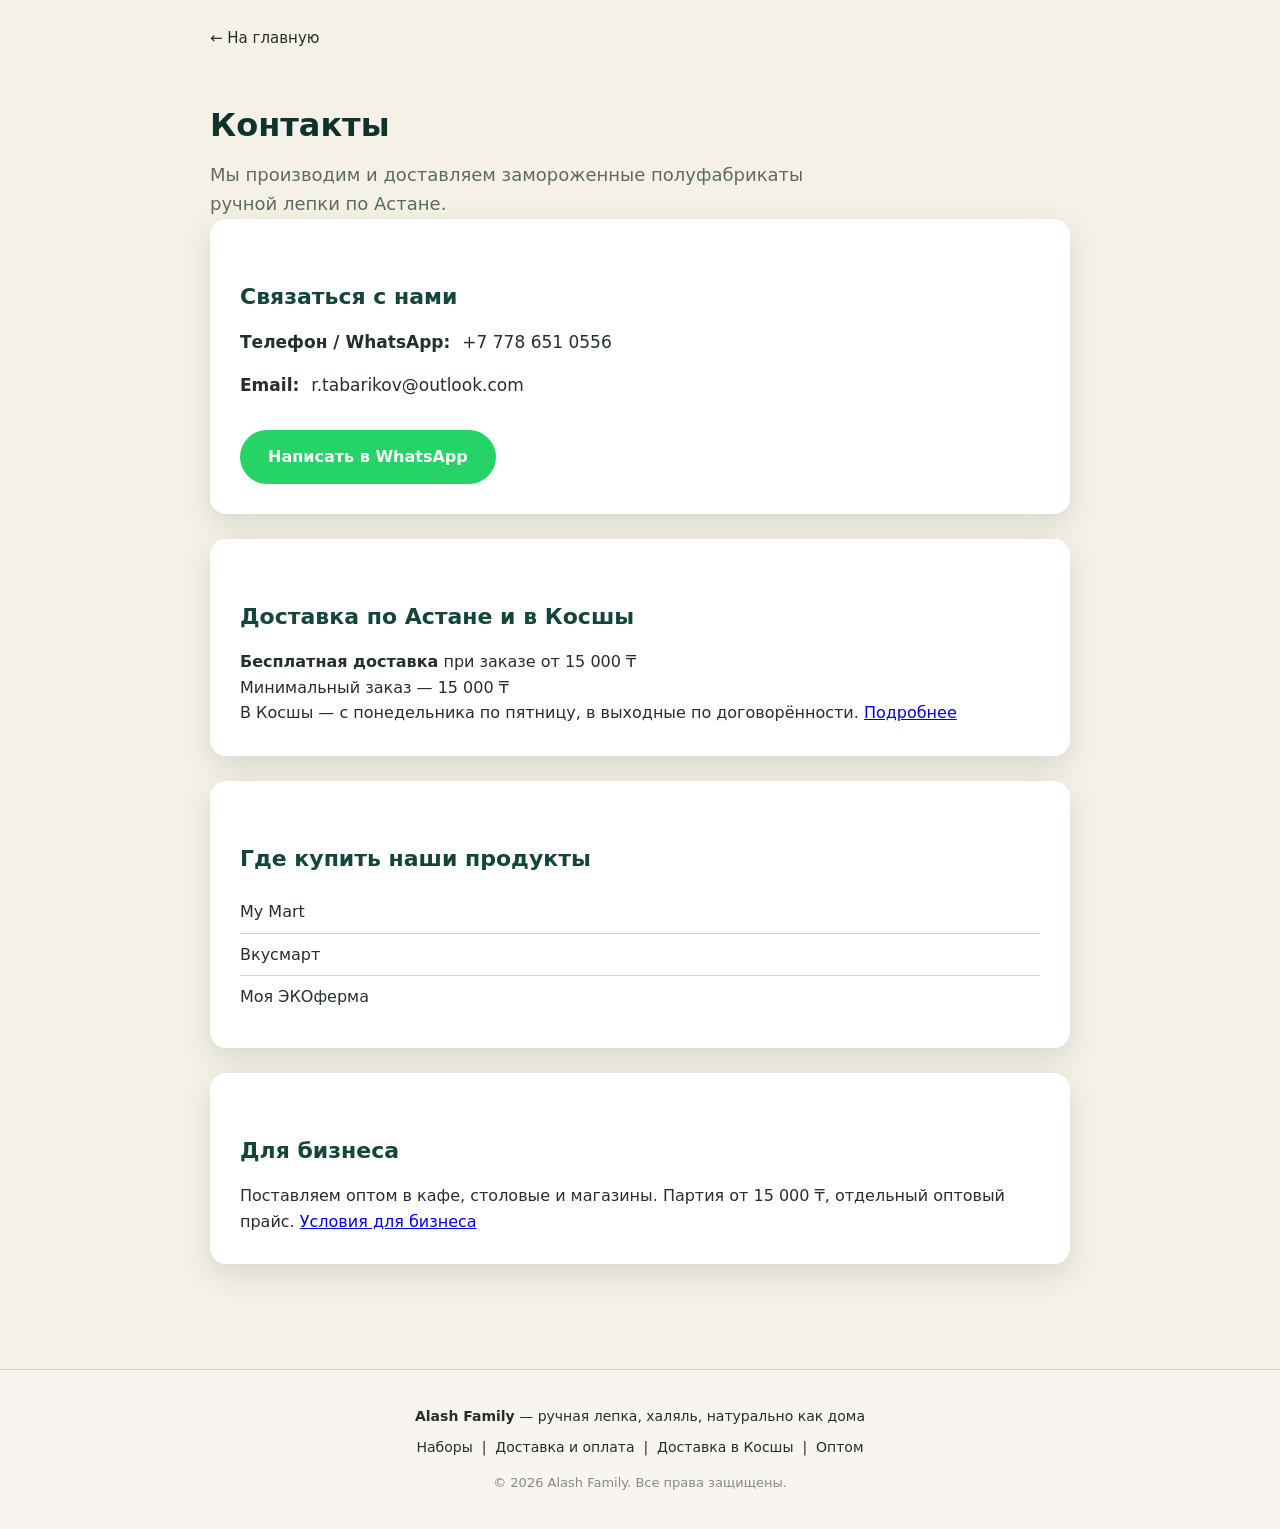
<file: contacts.html>
<!DOCTYPE html>
<html lang="ru">
<head>
    <meta charset="UTF-8">
    <meta name="viewport" content="width=device-width, initial-scale=1.0">
    <title>Контакты | Alash Family — доставка полуфабрикатов в Астане</title>
    <meta name="description" content="Контакты Alash Family. Заказ комбо-наборов и полуфабрикатов в Астане: +7 778 651 0556, WhatsApp, доставка.">
    <link rel="canonical" href="https://alashfamily.kz/contacts.html">
    <link rel="icon" type="image/svg+xml" href="/favicon.svg">
    <script src="/assets/track.js" defer></script>
    
    <style>
        :root {
            --green: #13453C;
            --green-d: #0E332C;
            --green-1: #1C6356;
            --red: #C0392B;
            --red-d: #9E2A1E;
            --cream: #F6F1E6;
            --cream2: #EDE4D2;
            --ink: #243029;
            --ink-soft: #5C6B62;
            --line: #DCD2BD;
            --gold: #C8A34A;
            --shadow: 0 10px 30px rgba(19, 69, 60, .14);
        }

        * {
            box-sizing: border-box;
            margin: 0;
            padding: 0;
        }

        body {
            font-family: system-ui, -apple-system, sans-serif;
            background-color: var(--cream);
            color: var(--ink);
            line-height: 1.6;
        }

        .container {
            max-width: 900px;
            margin: 0 auto;
            padding: 30px 20px;
        }

        .back-link {
            display: inline-flex;
            align-items: center;
            gap: 8px;
            color: #243029;
            text-decoration: none;
            font-size: 15px;
            font-weight: 500;
            margin-bottom: 20px;
        }

        .back-link:hover {
            color: var(--green-1);
        }

        h1 {
            font-size: 32px;
            color: var(--green-d);
            margin-bottom: 10px;
        }

        h2 {
            font-size: 22px;
            color: var(--green);
            margin: 30px 0 15px;
        }

        .contact-card {
            background: white;
            border-radius: 16px;
            padding: 30px;
            box-shadow: var(--shadow);
            margin-bottom: 25px;
        }

        .contact-item {
            display: flex;
            align-items: center;
            gap: 12px;
            margin-bottom: 16px;
            font-size: 17px;
        }

        .contact-item:last-child {
            margin-bottom: 0;
        }

        .contact-item a {
            color: var(--ink);
            text-decoration: none;
        }

        .contact-item a:hover {
            color: var(--green-1);
        }

        .whatsapp-btn {
            display: inline-block;
            background-color: #25D366;
            color: white;
            padding: 14px 28px;
            border-radius: 50px;
            text-decoration: none;
            font-weight: 600;
            margin-top: 15px;
            transition: all 0.3s ease;
        }

        .whatsapp-btn:hover {
            background-color: #128C7E;
            transform: translateY(-2px);
        }

        .retail-list {
            list-style: none;
        }

        .retail-list li {
            padding: 8px 0;
            border-bottom: 1px solid var(--line);
        }

        .retail-list li:last-child {
            border-bottom: none;
        }

        footer {
            background-color: #f8f5f0;
            padding: 35px 20px;
            margin-top: 50px;
            border-top: 1px solid var(--line);
            text-align: center;
            font-size: 14px;
        }
    </style>
</head>
<body>

    <!-- Кнопка назад на главную -->
    <div style="max-width: 900px; margin: 0 auto; padding: 25px 20px 0;">
        <a href="index.html" class="back-link">← На главную</a>
    </div>

    <div class="container">

        <h1>Контакты</h1>
        <p style="font-size: 18px; color: var(--ink-soft); max-width: 620px;">
            Мы производим и доставляем замороженные полуфабрикаты ручной лепки по Астане.
        </p>

        <!-- Связь -->
        <div class="contact-card">
            <h2>Связаться с нами</h2>

            <div class="contact-item">
                <strong>Телефон / WhatsApp:</strong> 
                <a href="tel:+77786510556">+7 778 651 0556</a>
            </div>

            <div class="contact-item">
                <strong>Email:</strong> 
                <a href="mailto:r.tabarikov@outlook.com">r.tabarikov@outlook.com</a>
            </div>

            <a href="https://wa.me/77786510556" target="_blank" class="whatsapp-btn">
                Написать в WhatsApp
            </a>
        </div>

        <!-- Доставка -->
        <div class="contact-card">
            <h2>Доставка по Астане и в Косшы</h2>
            <p><strong>Бесплатная доставка</strong> при заказе от 15 000 ₸</p>
            <p>Минимальный заказ — 15 000 ₸</p>
            <p>В Косшы — с понедельника по пятницу, в выходные по договорённости. <a href="kosshy.html">Подробнее</a></p>
        </div>

        <!-- Где купить -->
        <div class="contact-card">
            <h2>Где купить наши продукты</h2>
            <ul class="retail-list">
                <li>My Mart</li>
                <li>Вкусмарт</li>
                <li>Моя ЭКОферма</li>
            </ul>
        </div>

        <!-- Опт -->
        <div class="contact-card">
            <h2>Для бизнеса</h2>
            <p>Поставляем оптом в кафе, столовые и магазины. Партия от 15 000 ₸, отдельный оптовый прайс. <a href="optom.html">Условия для бизнеса</a></p>
        </div>

    </div>

    <!-- Футер -->
    <footer>
        <div style="max-width: 900px; margin: 0 auto;">
            <p><strong>Alash Family</strong> — ручная лепка, халяль, натурально как дома</p>
            <p style="margin-top: 8px;">
                <a href="index.html" style="color: var(--ink); text-decoration: none;">Наборы</a> &nbsp;|&nbsp;
                <a href="delivery.html" style="color: var(--ink); text-decoration: none;">Доставка и оплата</a> &nbsp;|&nbsp;
                <a href="kosshy.html" style="color: var(--ink); text-decoration: none;">Доставка в Косшы</a> &nbsp;|&nbsp;
                <a href="optom.html" style="color: var(--ink); text-decoration: none;">Оптом</a>
            </p>
            <p style="margin-top: 15px; color: #888; font-size: 13px;">
                © 2026 Alash Family. Все права защищены.
            </p>
        </div>
    </footer>

</body>
</html>
</file>
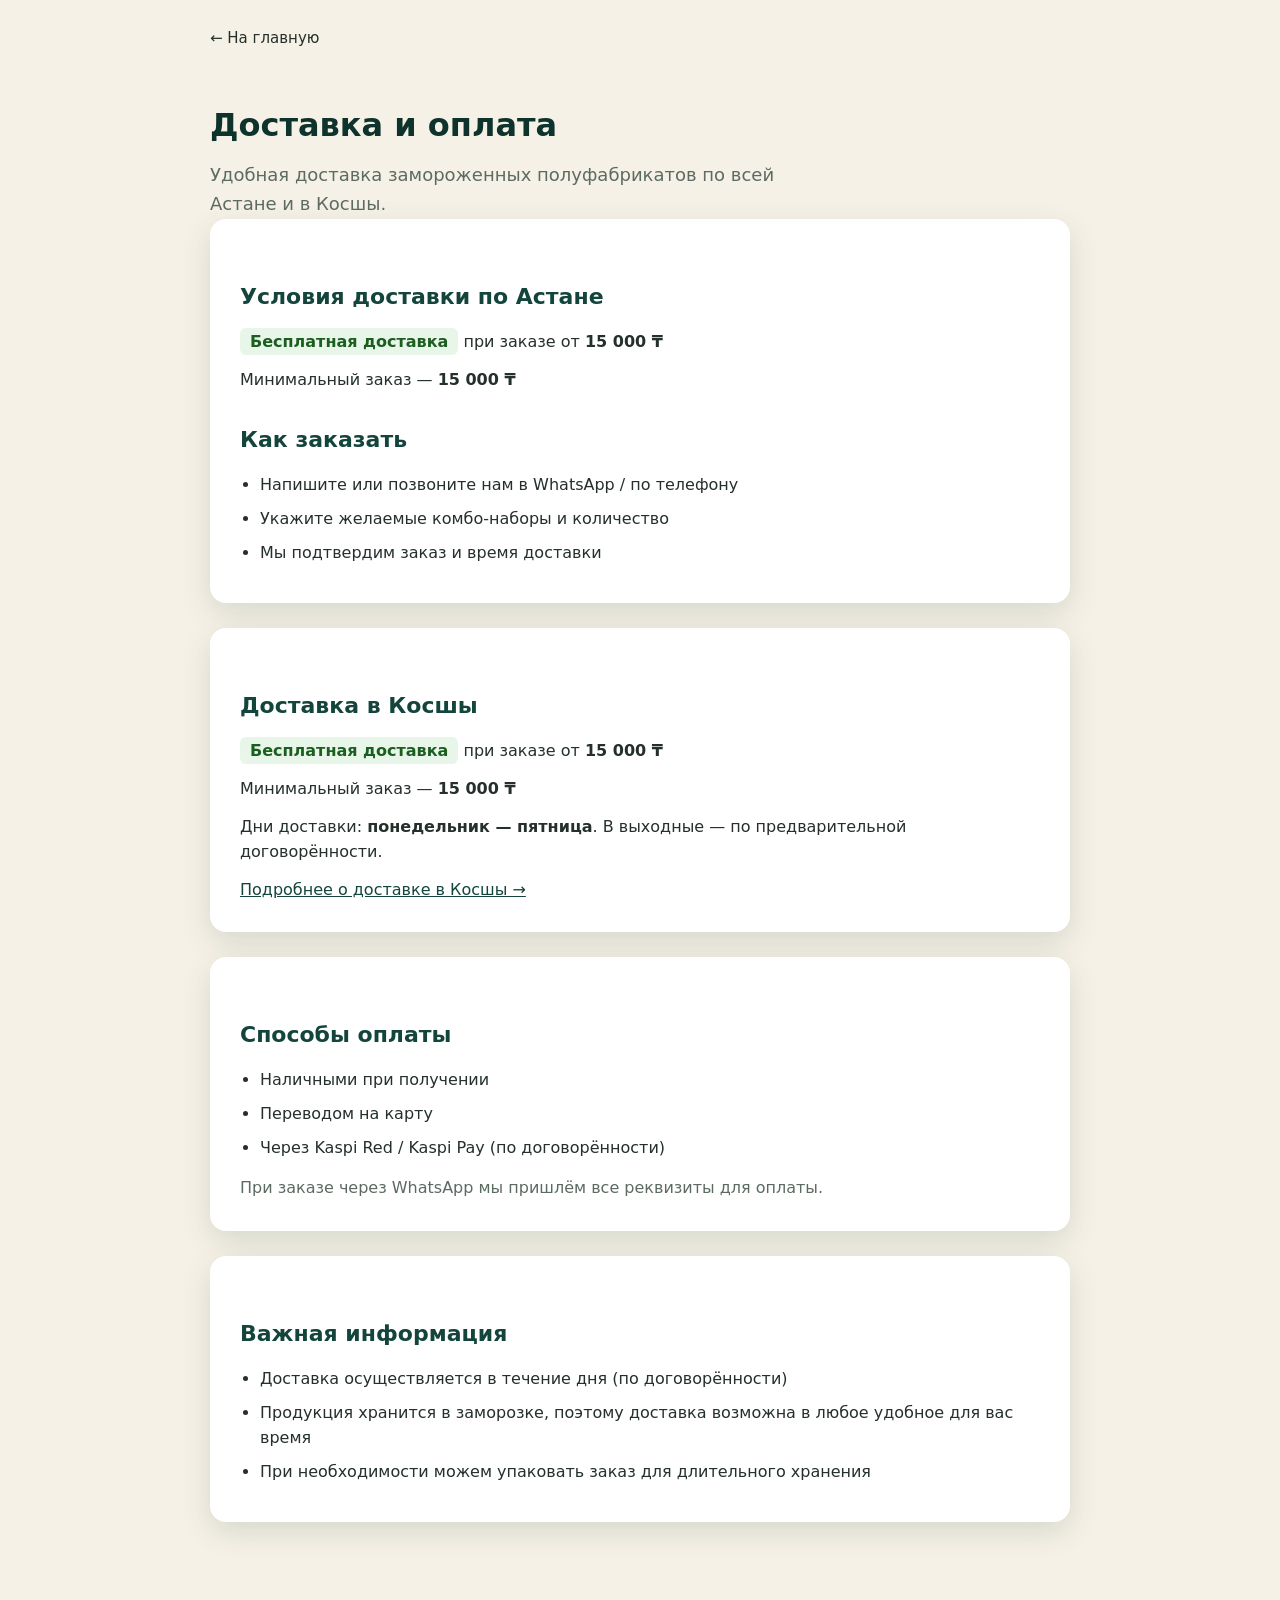
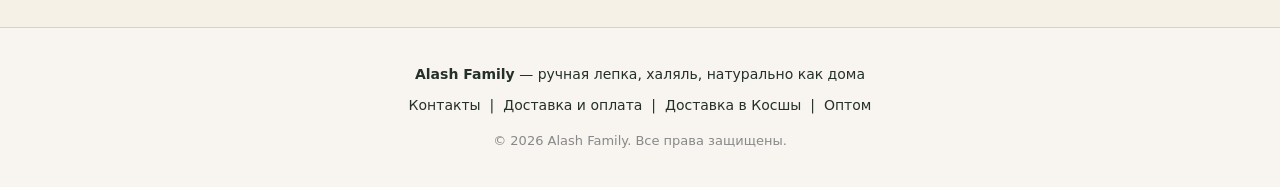
<file: delivery.html>
<!DOCTYPE html>
<html lang="ru">
<head>
    <meta charset="UTF-8">
    <meta name="viewport" content="width=device-width, initial-scale=1.0">
    <title>Доставка и оплата — Астана и Косшы | Alash Family</title>
    <meta name="description" content="Условия доставки и оплаты комбо-наборов полуфабрикатов Alash Family по Астане и в Косшы. Бесплатная доставка от 15 000 ₸.">
    <link rel="canonical" href="https://alashfamily.kz/delivery.html">
    <link rel="icon" type="image/svg+xml" href="/favicon.svg">
    <script src="/assets/track.js" defer></script>
    
    <style>
        :root {
            --green: #13453C;
            --green-d: #0E332C;
            --green-1: #1C6356;
            --red: #C0392B;
            --red-d: #9E2A1E;
            --cream: #F6F1E6;
            --cream2: #EDE4D2;
            --ink: #243029;
            --ink-soft: #5C6B62;
            --line: #DCD2BD;
            --gold: #C8A34A;
            --shadow: 0 10px 30px rgba(19, 69, 60, .14);
        }

        * {
            box-sizing: border-box;
            margin: 0;
            padding: 0;
        }

        body {
            font-family: system-ui, -apple-system, sans-serif;
            background-color: var(--cream);
            color: var(--ink);
            line-height: 1.6;
        }

        .container {
            max-width: 900px;
            margin: 0 auto;
            padding: 30px 20px;
        }

        .back-link {
            display: inline-flex;
            align-items: center;
            gap: 8px;
            color: #243029;
            text-decoration: none;
            font-size: 15px;
            font-weight: 500;
            margin-bottom: 20px;
        }

        .back-link:hover {
            color: var(--green-1);
        }

        h1 {
            font-size: 32px;
            color: var(--green-d);
            margin-bottom: 10px;
        }

        h2 {
            font-size: 22px;
            color: var(--green);
            margin: 30px 0 15px;
        }

        .info-card {
            background: white;
            border-radius: 16px;
            padding: 30px;
            box-shadow: var(--shadow);
            margin-bottom: 25px;
        }

        .highlight {
            background-color: #E8F5E9;
            padding: 4px 10px;
            border-radius: 6px;
            font-weight: 600;
            color: #1B5E20;
        }

        ul {
            padding-left: 20px;
        }

        li {
            margin-bottom: 8px;
        }

        footer {
            background-color: #f8f5f0;
            padding: 35px 20px;
            margin-top: 50px;
            border-top: 1px solid var(--line);
            text-align: center;
            font-size: 14px;
        }
    </style>
</head>
<body>

    <!-- Кнопка назад -->
    <div style="max-width: 900px; margin: 0 auto; padding: 25px 20px 0;">
        <a href="index.html" class="back-link">← На главную</a>
    </div>

    <div class="container">

        <h1>Доставка и оплата</h1>
        <p style="font-size: 18px; color: var(--ink-soft); max-width: 620px;">
            Удобная доставка замороженных полуфабрикатов по всей Астане и в Косшы.
        </p>

        <!-- Условия доставки -->
        <div class="info-card">
            <h2>Условия доставки по Астане</h2>
            
            <p><span class="highlight">Бесплатная доставка</span> при заказе от <strong>15 000 ₸</strong></p>
            <p style="margin-top: 12px;">Минимальный заказ — <strong>15 000 ₸</strong></p>
            
            <h2 style="margin-top: 30px;">Как заказать</h2>
            <ul>
                <li>Напишите или позвоните нам в WhatsApp / по телефону</li>
                <li>Укажите желаемые комбо-наборы и количество</li>
                <li>Мы подтвердим заказ и время доставки</li>
            </ul>
        </div>

        <!-- Косшы -->
        <div class="info-card" id="kosshy">
            <h2>Доставка в Косшы</h2>
            <p><span class="highlight">Бесплатная доставка</span> при заказе от <strong>15 000 ₸</strong></p>
            <p style="margin-top: 12px;">Минимальный заказ — <strong>15 000 ₸</strong></p>
            <p style="margin-top: 12px;">Дни доставки: <strong>понедельник — пятница</strong>. В выходные — по предварительной договорённости.</p>
            <p style="margin-top: 12px;"><a href="kosshy.html" style="color: var(--green);">Подробнее о доставке в Косшы →</a></p>
        </div>

        <!-- Оплата -->
        <div class="info-card">
            <h2>Способы оплаты</h2>
            <ul>
                <li>Наличными при получении</li>
                <li>Переводом на карту</li>
                <li>Через Kaspi Red / Kaspi Pay (по договорённости)</li>
            </ul>
            <p style="margin-top: 15px; color: var(--ink-soft);">
                При заказе через WhatsApp мы пришлём все реквизиты для оплаты.
            </p>
        </div>

        <!-- Дополнительно -->
        <div class="info-card">
            <h2>Важная информация</h2>
            <ul>
                <li>Доставка осуществляется в течение дня (по договорённости)</li>
                <li>Продукция хранится в заморозке, поэтому доставка возможна в любое удобное для вас время</li>
                <li>При необходимости можем упаковать заказ для длительного хранения</li>
            </ul>
        </div>

    </div>

    <!-- Футер -->
    <footer>
        <div style="max-width: 900px; margin: 0 auto;">
            <p><strong>Alash Family</strong> — ручная лепка, халяль, натурально как дома</p>
            <p style="margin-top: 8px;">
                <a href="contacts.html" style="color: var(--ink); text-decoration: none;">Контакты</a> &nbsp;|&nbsp;
                <a href="delivery.html" style="color: var(--ink); text-decoration: none;">Доставка и оплата</a> &nbsp;|&nbsp;
                <a href="kosshy.html" style="color: var(--ink); text-decoration: none;">Доставка в Косшы</a> &nbsp;|&nbsp;
                <a href="optom.html" style="color: var(--ink); text-decoration: none;">Оптом</a>
            </p>
            <p style="margin-top: 15px; color: #888; font-size: 13px;">
                © 2026 Alash Family. Все права защищены.
            </p>
        </div>
    </footer>

</body>
</html>
</file>
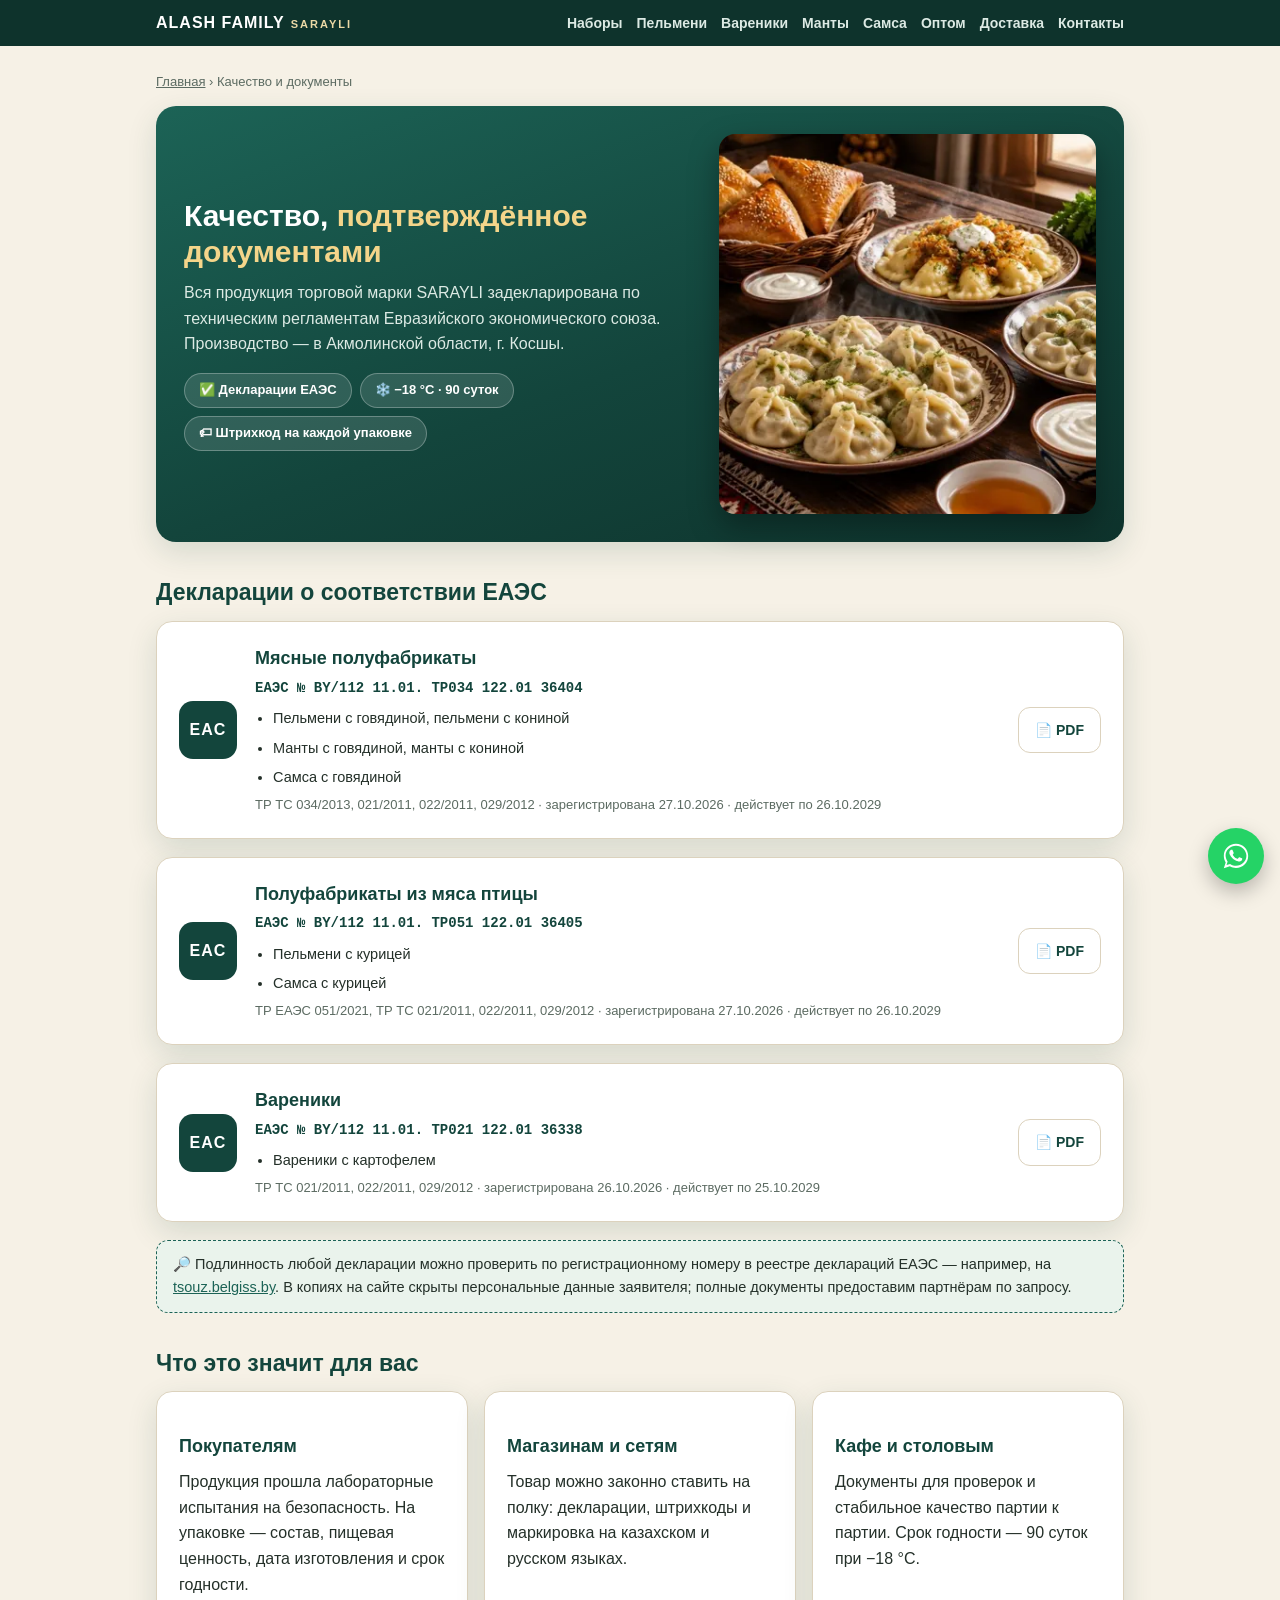
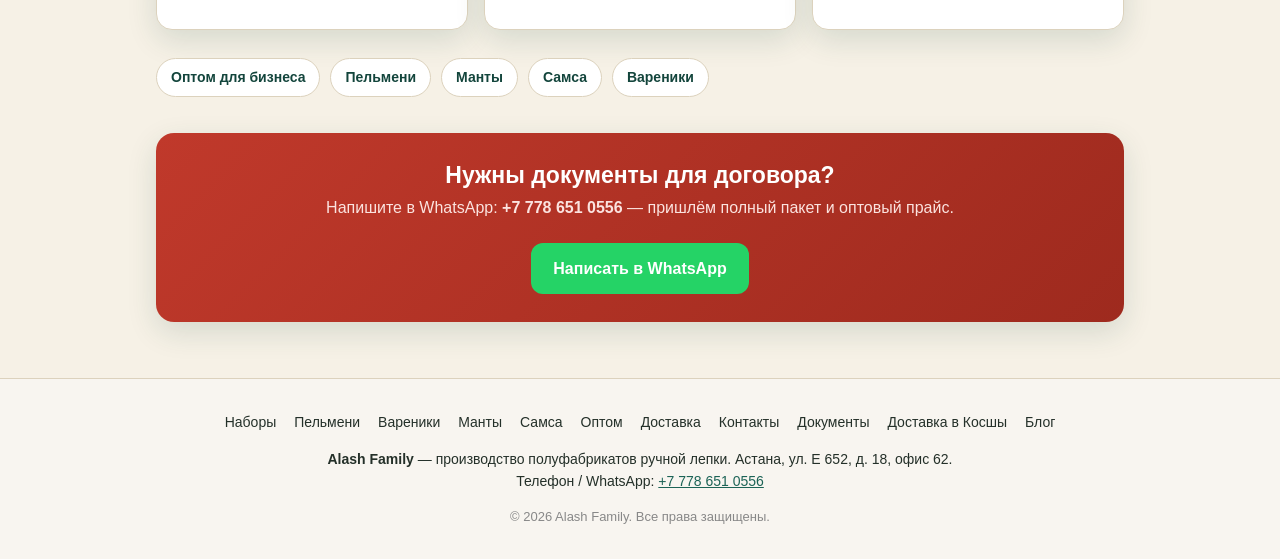
<file: docs.html>
<!DOCTYPE html>
<html lang="ru">
<head>
<meta charset="UTF-8">
<meta name="viewport" content="width=device-width, initial-scale=1.0">
<title>Качество и документы — декларации ЕАЭС на полуфабрикаты SARAYLI | Alash Family</title>
<meta name="description" content="Декларации о соответствии ЕАЭС на пельмени, манты, самсу и вареники SARAYLI: номера, сроки действия, копии в PDF. Производство в Косшы, срок годности 90 суток при −18 °C.">
<link rel="canonical" href="https://alashfamily.kz/docs.html">
<link rel="icon" type="image/svg+xml" href="/favicon.svg">
<meta name="robots" content="index, follow, max-image-preview:large">
<meta property="og:type" content="website">
<meta property="og:url" content="https://alashfamily.kz/docs.html">
<meta property="og:site_name" content="Alash Family">
<meta property="og:title" content="Качество и документы — декларации ЕАЭС | Alash Family">
<meta property="og:description" content="Вся продукция SARAYLI задекларирована по техрегламентам ЕАЭС. Номера деклараций и копии в PDF.">
<meta property="og:image" content="https://alashfamily.kz/img/og-dastarkhan.jpg">
<meta property="og:locale" content="ru_RU">
<link rel="stylesheet" href="/assets/page.css">
<script src="/assets/track.js" defer></script>
<style>
  .decl{display:grid;grid-template-columns:auto 1fr auto;gap:18px;align-items:center}
  .decl .eac{width:58px;height:58px;border-radius:14px;background:var(--green);color:#fff;display:grid;place-items:center;font-weight:800;letter-spacing:1px}
  .decl h3{margin:0 0 4px}
  .decl .num{font-family:Consolas,'Courier New',monospace;font-size:14px;color:var(--green);font-weight:700;word-break:break-word}
  .decl ul{margin:8px 0 0;padding-left:18px;font-size:14.5px}
  .decl .meta{font-size:13px;color:var(--ink-soft);margin-top:6px}
  .decl .btn{margin-top:0;font-size:14px;padding:11px 16px;white-space:nowrap}
  @media(max-width:700px){.decl{grid-template-columns:1fr}.decl .eac{display:none}.decl .btn{width:100%}}
</style>
<script type="application/ld+json">
{
 "@context": "https://schema.org",
 "@type": "BreadcrumbList",
 "itemListElement": [
  { "@type": "ListItem", "position": 1, "name": "Главная", "item": "https://alashfamily.kz/" },
  { "@type": "ListItem", "position": 2, "name": "Качество и документы", "item": "https://alashfamily.kz/docs.html" }
 ]
}
</script>
</head>
<body data-wa-text="Здравствуйте! Хочу получить документы на продукцию SARAYLI">
<header class="topbar"><div class="in">
<a class="brand" href="/">ALASH FAMILY<small>SARAYLI</small></a>
<nav aria-label="Разделы сайта"><a href="/">Наборы</a><a href="/pelmeni.html">Пельмени</a><a href="/vareniki.html">Вареники</a><a href="/manty.html">Манты</a><a href="/samsa.html">Самса</a><a href="/optom.html">Оптом</a><a href="/delivery.html">Доставка</a><a href="/contacts.html">Контакты</a></nav>
</div></header>
<main class="wrap">
<div class="crumbs"><a href="/">Главная</a> › Качество и документы</div>
<section class="hero has-photo">
<div>
<h1>Качество, <em>подтверждённое документами</em></h1>
<p>Вся продукция торговой марки SARAYLI задекларирована по техническим регламентам Евразийского экономического союза. Производство — в Акмолинской области, г. Косшы.</p>
<div class="badges"><span class="badge">✅ Декларации ЕАЭС</span><span class="badge">❄️ −18 °C · 90 суток</span><span class="badge">🏷 Штрихкод на каждой упаковке</span></div>
</div>
<div class="hero-photo"><picture><source srcset="/img/dastarkhan-600.webp 600w, /img/dastarkhan.webp 1024w" sizes="(max-width:820px) 100vw, 360px" type="image/webp"><img src="/img/dastarkhan.jpg" width="1024" height="688" alt="Пельмени, манты, вареники и самса SARAYLI на семейном столе"></picture></div>
</section>

<h2>Декларации о соответствии ЕАЭС</h2>

<div class="card decl">
  <div class="eac">EAC</div>
  <div>
    <h3>Мясные полуфабрикаты</h3>
    <div class="num">ЕАЭС № BY/112 11.01. ТР034 122.01 36404</div>
    <ul><li>Пельмени с говядиной, пельмени с кониной</li><li>Манты с говядиной, манты с кониной</li><li>Самса с говядиной</li></ul>
    <div class="meta">ТР ТС 034/2013, 021/2011, 022/2011, 029/2012 · зарегистрирована 27.10.2026 · действует по 26.10.2029</div>
  </div>
  <a class="btn alt" href="/docs/deklaraciya-36404-myaso.pdf" target="_blank" rel="noopener">📄 PDF</a>
</div>

<div class="card decl">
  <div class="eac">EAC</div>
  <div>
    <h3>Полуфабрикаты из мяса птицы</h3>
    <div class="num">ЕАЭС № BY/112 11.01. ТР051 122.01 36405</div>
    <ul><li>Пельмени с курицей</li><li>Самса с курицей</li></ul>
    <div class="meta">ТР ЕАЭС 051/2021, ТР ТС 021/2011, 022/2011, 029/2012 · зарегистрирована 27.10.2026 · действует по 26.10.2029</div>
  </div>
  <a class="btn alt" href="/docs/deklaraciya-36405-kurica.pdf" target="_blank" rel="noopener">📄 PDF</a>
</div>

<div class="card decl">
  <div class="eac">EAC</div>
  <div>
    <h3>Вареники</h3>
    <div class="num">ЕАЭС № BY/112 11.01. ТР021 122.01 36338</div>
    <ul><li>Вареники с картофелем</li></ul>
    <div class="meta">ТР ТС 021/2011, 022/2011, 029/2012 · зарегистрирована 26.10.2026 · действует по 25.10.2029</div>
  </div>
  <a class="btn alt" href="/docs/deklaraciya-36338-vareniki.pdf" target="_blank" rel="noopener">📄 PDF</a>
</div>

<div class="note">🔎 Подлинность любой декларации можно проверить по регистрационному номеру в реестре деклараций ЕАЭС — например, на <a href="https://tsouz.belgiss.by/" target="_blank" rel="noopener">tsouz.belgiss.by</a>. В копиях на сайте скрыты персональные данные заявителя; полные документы предоставим партнёрам по запросу.</div>

<h2>Что это значит для вас</h2>
<div class="grid">
  <div class="card"><h3>Покупателям</h3><p>Продукция прошла лабораторные испытания на безопасность. На упаковке — состав, пищевая ценность, дата изготовления и срок годности.</p></div>
  <div class="card"><h3>Магазинам и сетям</h3><p>Товар можно законно ставить на полку: декларации, штрихкоды и маркировка на казахском и русском языках.</p></div>
  <div class="card"><h3>Кафе и столовым</h3><p>Документы для проверок и стабильное качество партии к партии. Срок годности — 90 суток при −18 °C.</p></div>
</div>

<div class="related"><a href="/optom.html">Оптом для бизнеса</a><a href="/pelmeni.html">Пельмени</a><a href="/manty.html">Манты</a><a href="/samsa.html">Самса</a><a href="/vareniki.html">Вареники</a></div>

<div class="cta-box">
<h2>Нужны документы для договора?</h2>
<p>Напишите в WhatsApp: <b>+7 778 651 0556</b> — пришлём полный пакет и оптовый прайс.</p>
<a class="btn" href="https://wa.me/77786510556">Написать в WhatsApp</a>
</div>
</main>
<footer class="site">
<nav aria-label="Карта сайта"><a href="/">Наборы</a><a href="/pelmeni.html">Пельмени</a><a href="/vareniki.html">Вареники</a><a href="/manty.html">Манты</a><a href="/samsa.html">Самса</a><a href="/optom.html">Оптом</a><a href="/delivery.html">Доставка</a><a href="/contacts.html">Контакты</a><a href="/docs.html">Документы</a><a href="/kosshy.html">Доставка в Косшы</a><a href="/blog/manty-samsa-dostavka-astana.html">Блог</a></nav>
<div><strong>Alash Family</strong> — производство полуфабрикатов ручной лепки. Астана, ул. Е 652, д. 18, офис 62.</div>
<div>Телефон / WhatsApp: <a href="tel:+77786510556">+7 778 651 0556</a></div>
<div class="copy">© 2026 Alash Family. Все права защищены.</div>
</footer>
<a class="wa-float" href="https://wa.me/77786510556" aria-label="Написать в WhatsApp"><svg viewBox="0 0 32 32" aria-hidden="true"><path d="M16 3C8.8 3 3 8.7 3 15.8c0 2.5.7 4.9 2 7L3 29l6.4-2c2 1.1 4.3 1.7 6.6 1.7 7.2 0 13-5.7 13-12.8S23.2 3 16 3zm0 23.4c-2.1 0-4.1-.6-5.9-1.7l-.4-.3-3.8 1.2 1.2-3.7-.3-.4c-1.2-1.8-1.9-4-1.9-6.2C4.9 9.8 9.9 5 16 5s11.1 4.8 11.1 10.8S22.1 26.4 16 26.4zm6.1-8c-.3-.2-2-1-2.3-1.1-.3-.1-.5-.2-.8.2-.2.3-.9 1.1-1.1 1.3-.2.2-.4.3-.7.1-.3-.2-1.4-.5-2.7-1.6-1-.9-1.7-2-1.9-2.3-.2-.3 0-.5.1-.7l.5-.6c.2-.2.2-.3.3-.6.1-.2 0-.4 0-.6l-1-2.5c-.3-.7-.6-.6-.8-.6h-.7c-.2 0-.6.1-.9.4-.3.3-1.2 1.1-1.2 2.8s1.2 3.2 1.4 3.4c.2.2 2.4 3.6 5.8 5 .8.3 1.4.5 1.9.7.8.3 1.5.2 2.1.1.6-.1 2-.8 2.3-1.6.3-.8.3-1.4.2-1.6-.1-.1-.3-.2-.6-.4z"/></svg></a>
</body>
</html>
</file>
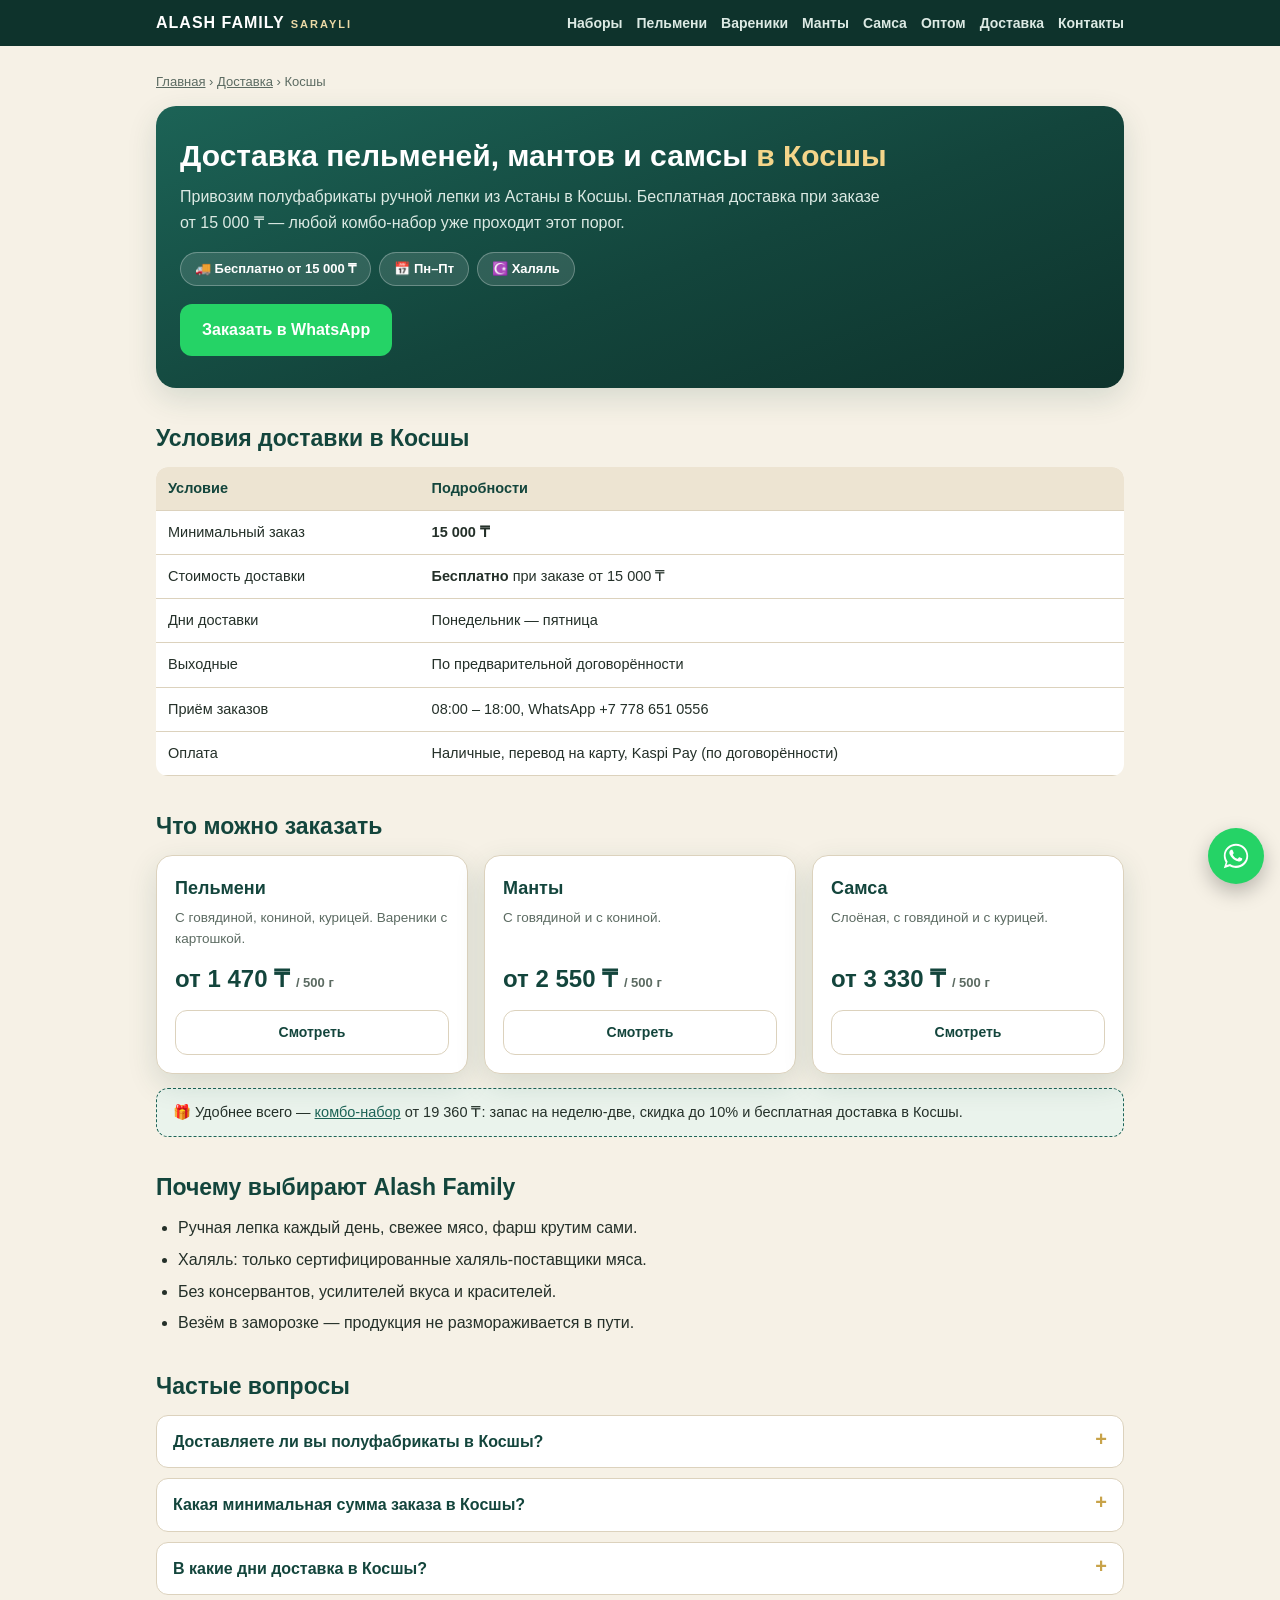
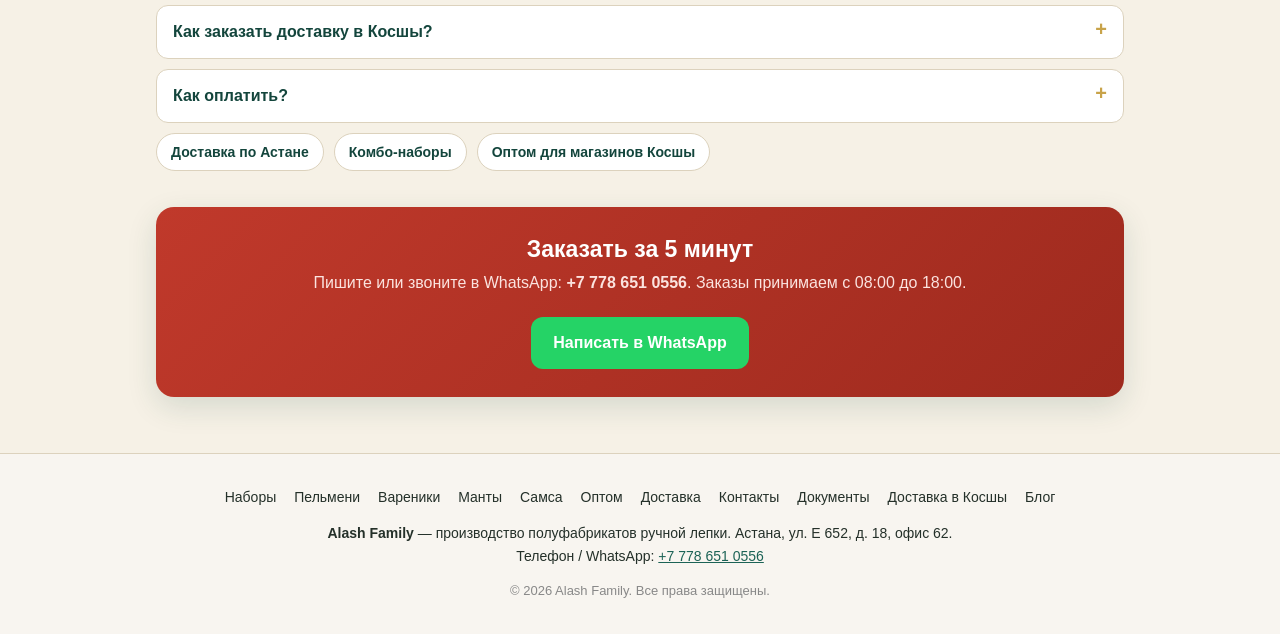
<file: kosshy.html>
<!DOCTYPE html>
<html lang="ru">
<head>
<meta charset="UTF-8">
<meta name="viewport" content="width=device-width, initial-scale=1.0">
<title>Доставка пельменей, мантов и самсы в Косшы — бесплатно от 15 000 ₸ | Alash Family</title>
<meta name="description" content="Доставка замороженных полуфабрикатов ручной лепки в Косшы: пельмени, манты, самса, вареники. Халяль. Бесплатно от 15 000 ₸, пн–пт. WhatsApp +7 778 651 0556">
<meta name="keywords" content="пельмени Косшы, манты Косшы, самса Косшы, доставка еды Косшы, полуфабрикаты Косшы, доставка продуктов Косшы">
<link rel="canonical" href="https://alashfamily.kz/kosshy.html">
<link rel="icon" type="image/svg+xml" href="/favicon.svg">
<meta name="robots" content="index, follow, max-image-preview:large, max-snippet:-1">
<meta name="geo.region" content="KZ-71">
<meta name="geo.placename" content="Астана">
<meta property="og:type" content="website">
<meta property="og:url" content="https://alashfamily.kz/kosshy.html">
<meta property="og:site_name" content="Alash Family">
<meta property="og:title" content="Доставка пельменей, мантов и самсы в Косшы — бесплатно от 15 000 ₸ | Alash Family">
<meta property="og:description" content="Доставка замороженных полуфабрикатов ручной лепки в Косшы: пельмени, манты, самса, вареники. Халяль. Бесплатно от 15 000 ₸, пн–пт. WhatsApp +7 778 651 0556">
<meta property="og:image" content="https://alashfamily.kz/og-image.png">
<meta property="og:locale" content="ru_RU">
<meta name="twitter:card" content="summary_large_image">
<link rel="stylesheet" href="/assets/page.css">
<script src="/assets/track.js" defer></script>
<script type="application/ld+json">
{
 "@context": "https://schema.org",
 "@graph": [
  {
   "@type": "BreadcrumbList",
   "itemListElement": [
    {
     "@type": "ListItem",
     "position": 1,
     "name": "Главная",
     "item": "https://alashfamily.kz/"
    },
    {
     "@type": "ListItem",
     "position": 2,
     "name": "Доставка",
     "item": "https://alashfamily.kz/delivery.html"
    },
    {
     "@type": "ListItem",
     "position": 3,
     "name": "Косшы",
     "item": "https://alashfamily.kz/kosshy.html"
    }
   ]
  },
  {
   "@type": "Service",
   "name": "Доставка полуфабрикатов в Косшы",
   "provider": {
    "@id": "https://alashfamily.kz/#organization"
   },
   "areaServed": {
    "@type": "City",
    "name": "Косшы"
   },
   "description": "Бесплатная доставка замороженных полуфабрикатов в Косшы при заказе от 15 000 ₸, понедельник–пятница; выходные — по договорённости.",
   "offers": {
    "@type": "Offer",
    "price": "0",
    "priceCurrency": "KZT",
    "eligibleTransactionVolume": {
     "@type": "PriceSpecification",
     "price": "15000",
     "priceCurrency": "KZT"
    }
   }
  },
  {
   "@type": "FAQPage",
   "mainEntity": [
    {
     "@type": "Question",
     "name": "Доставляете ли вы полуфабрикаты в Косшы?",
     "acceptedAnswer": {
      "@type": "Answer",
      "text": "Да. Доставляем пельмени, манты, самсу и вареники в город Косшы."
     }
    },
    {
     "@type": "Question",
     "name": "Какая минимальная сумма заказа в Косшы?",
     "acceptedAnswer": {
      "@type": "Answer",
      "text": "15 000 ₸. При заказе от 15 000 ₸ доставка бесплатная."
     }
    },
    {
     "@type": "Question",
     "name": "В какие дни доставка в Косшы?",
     "acceptedAnswer": {
      "@type": "Answer",
      "text": "С понедельника по пятницу. В субботу и воскресенье тоже можем привезти, если договориться заранее."
     }
    },
    {
     "@type": "Question",
     "name": "Как заказать доставку в Косшы?",
     "acceptedAnswer": {
      "@type": "Answer",
      "text": "Напишите в WhatsApp +7 778 651 0556: что хотите заказать и адрес в Косшы. Мы подтвердим заказ и время доставки."
     }
    },
    {
     "@type": "Question",
     "name": "Как оплатить?",
     "acceptedAnswer": {
      "@type": "Answer",
      "text": "Наличными при получении, переводом на карту или через Kaspi Pay — по договорённости."
     }
    }
   ]
  }
 ]
}
</script>
</head>
<body data-wa-text="Здравствуйте! Хочу заказать доставку в Косшы">
<header class="topbar"><div class="in">
<a class="brand" href="/">ALASH FAMILY<small>SARAYLI</small></a>
<nav aria-label="Разделы сайта"><a href="/">Наборы</a><a href="/pelmeni.html">Пельмени</a><a href="/vareniki.html">Вареники</a><a href="/manty.html">Манты</a><a href="/samsa.html">Самса</a><a href="/optom.html">Оптом</a><a href="/delivery.html">Доставка</a><a href="/contacts.html">Контакты</a></nav>
</div></header>
<main class="wrap">
<div class="crumbs"><a href="/">Главная</a> › <a href="/delivery.html">Доставка</a> › Косшы</div>
<section class="hero">
<h1>Доставка пельменей, мантов и самсы <em>в Косшы</em></h1>
<p>Привозим полуфабрикаты ручной лепки из Астаны в Косшы. Бесплатная доставка при заказе от 15 000 ₸ — любой комбо-набор уже проходит этот порог.</p>
<div class="badges"><span class="badge">🚚 Бесплатно от 15 000 ₸</span><span class="badge">📅 Пн–Пт</span><span class="badge">☪️ Халяль</span></div>
<a class="btn" href="https://wa.me/77786510556">Заказать в WhatsApp</a>
</section>

<h2>Условия доставки в Косшы</h2>
<table>
<tr><th>Условие</th><th>Подробности</th></tr>
<tr><td>Минимальный заказ</td><td><b>15 000 ₸</b></td></tr>
<tr><td>Стоимость доставки</td><td><b>Бесплатно</b> при заказе от 15 000 ₸</td></tr>
<tr><td>Дни доставки</td><td>Понедельник — пятница</td></tr>
<tr><td>Выходные</td><td>По предварительной договорённости</td></tr>
<tr><td>Приём заказов</td><td>08:00 – 18:00, WhatsApp +7 778 651 0556</td></tr>
<tr><td>Оплата</td><td>Наличные, перевод на карту, Kaspi Pay (по договорённости)</td></tr>
</table>
<h2>Что можно заказать</h2>
<div class="grid">
<div class="prod"><h3>Пельмени</h3><div class="fill">С говядиной, кониной, курицей. Вареники с картошкой.</div><div class="price">от 1 470 ₸ <small>/ 500 г</small></div><a class="btn alt" href="/pelmeni.html">Смотреть</a></div>
<div class="prod"><h3>Манты</h3><div class="fill">С говядиной и с кониной.</div><div class="price">от 2 550 ₸ <small>/ 500 г</small></div><a class="btn alt" href="/manty.html">Смотреть</a></div>
<div class="prod"><h3>Самса</h3><div class="fill">Слоёная, с говядиной и с курицей.</div><div class="price">от 3 330 ₸ <small>/ 500 г</small></div><a class="btn alt" href="/samsa.html">Смотреть</a></div>
</div>
<div class="note">🎁 Удобнее всего — <a href="/">комбо-набор</a> от 19 360 ₸: запас на неделю-две, скидка до 10% и бесплатная доставка в Косшы.</div>
<h2>Почему выбирают Alash Family</h2>
<ul>
<li>Ручная лепка каждый день, свежее мясо, фарш крутим сами.</li>
<li>Халяль: только сертифицированные халяль-поставщики мяса.</li>
<li>Без консервантов, усилителей вкуса и красителей.</li>
<li>Везём в заморозке — продукция не размораживается в пути.</li>
</ul>
<section class="faq"><h2>Частые вопросы</h2>
<details><summary>Доставляете ли вы полуфабрикаты в Косшы?</summary><p>Да. Доставляем пельмени, манты, самсу и вареники в город Косшы.</p></details>
<details><summary>Какая минимальная сумма заказа в Косшы?</summary><p>15 000 ₸. При заказе от 15 000 ₸ доставка бесплатная.</p></details>
<details><summary>В какие дни доставка в Косшы?</summary><p>С понедельника по пятницу. В субботу и воскресенье тоже можем привезти, если договориться заранее.</p></details>
<details><summary>Как заказать доставку в Косшы?</summary><p>Напишите в WhatsApp +7 778 651 0556: что хотите заказать и адрес в Косшы. Мы подтвердим заказ и время доставки.</p></details>
<details><summary>Как оплатить?</summary><p>Наличными при получении, переводом на карту или через Kaspi Pay — по договорённости.</p></details>
</section>
<div class="related"><a href="/delivery.html">Доставка по Астане</a><a href="/">Комбо-наборы</a><a href="/optom.html">Оптом для магазинов Косшы</a></div>

<div class="cta-box">
<h2>Заказать за 5 минут</h2>
<p>Пишите или звоните в WhatsApp: <b>+7 778 651 0556</b>. Заказы принимаем с 08:00 до 18:00.</p>
<a class="btn" href="https://wa.me/77786510556">Написать в WhatsApp</a>
</div>
</main>
<footer class="site">
<nav aria-label="Карта сайта"><a href="/">Наборы</a><a href="/pelmeni.html">Пельмени</a><a href="/vareniki.html">Вареники</a><a href="/manty.html">Манты</a><a href="/samsa.html">Самса</a><a href="/optom.html">Оптом</a><a href="/delivery.html">Доставка</a><a href="/contacts.html">Контакты</a><a href="/docs.html">Документы</a><a href="/kosshy.html">Доставка в Косшы</a><a href="/blog/manty-samsa-dostavka-astana.html">Блог</a></nav>
<div><strong>Alash Family</strong> — производство полуфабрикатов ручной лепки. Астана, ул. Е 652, д. 18, офис 62.</div>
<div>Телефон / WhatsApp: <a href="tel:+77786510556">+7 778 651 0556</a></div>
<div class="copy">© 2026 Alash Family. Все права защищены.</div>
</footer>
<a class="wa-float" href="https://wa.me/77786510556" aria-label="Написать в WhatsApp"><svg viewBox="0 0 32 32" aria-hidden="true"><path d="M16 3C8.8 3 3 8.7 3 15.8c0 2.5.7 4.9 2 7L3 29l6.4-2c2 1.1 4.3 1.7 6.6 1.7 7.2 0 13-5.7 13-12.8S23.2 3 16 3zm0 23.4c-2.1 0-4.1-.6-5.9-1.7l-.4-.3-3.8 1.2 1.2-3.7-.3-.4c-1.2-1.8-1.9-4-1.9-6.2C4.9 9.8 9.9 5 16 5s11.1 4.8 11.1 10.8S22.1 26.4 16 26.4zm6.1-8c-.3-.2-2-1-2.3-1.1-.3-.1-.5-.2-.8.2-.2.3-.9 1.1-1.1 1.3-.2.2-.4.3-.7.1-.3-.2-1.4-.5-2.7-1.6-1-.9-1.7-2-1.9-2.3-.2-.3 0-.5.1-.7l.5-.6c.2-.2.2-.3.3-.6.1-.2 0-.4 0-.6l-1-2.5c-.3-.7-.6-.6-.8-.6h-.7c-.2 0-.6.1-.9.4-.3.3-1.2 1.1-1.2 2.8s1.2 3.2 1.4 3.4c.2.2 2.4 3.6 5.8 5 .8.3 1.4.5 1.9.7.8.3 1.5.2 2.1.1.6-.1 2-.8 2.3-1.6.3-.8.3-1.4.2-1.6-.1-.1-.3-.2-.6-.4z"/></svg></a>
</body>
</html>
</file>
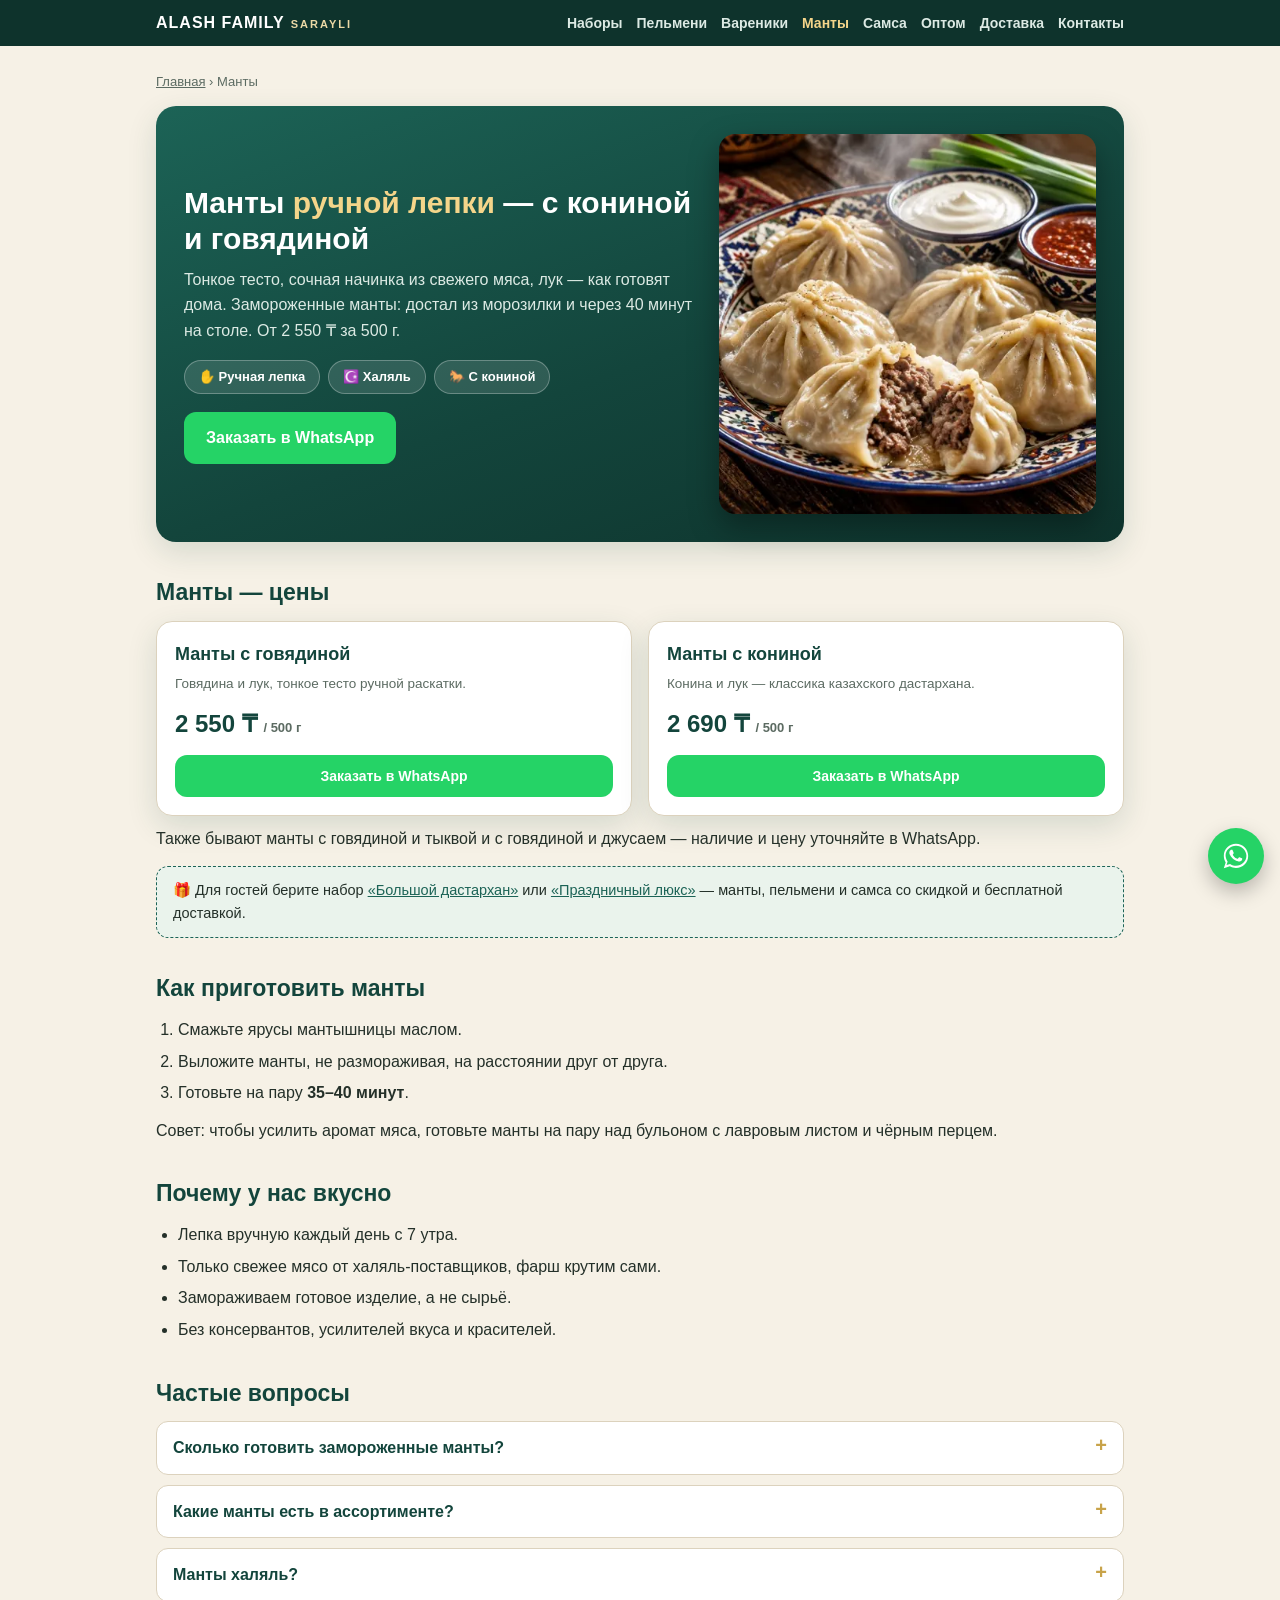
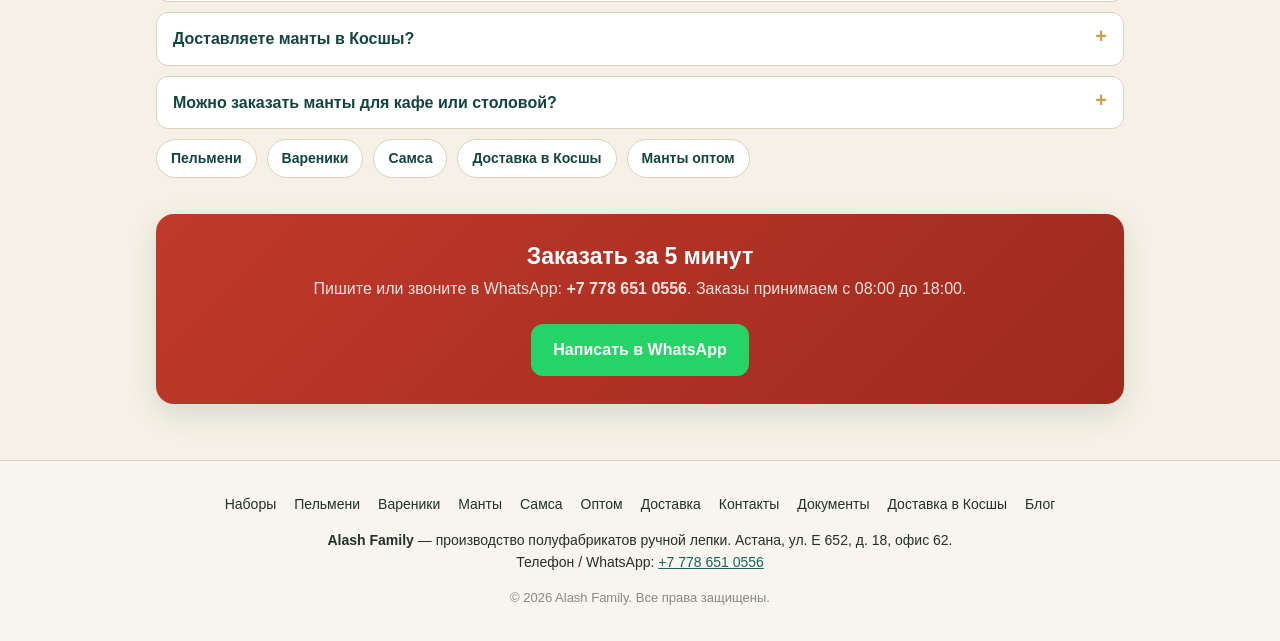
<file: manty.html>
<!DOCTYPE html>
<html lang="ru">
<head>
<meta charset="UTF-8">
<meta name="viewport" content="width=device-width, initial-scale=1.0">
<title>Манты замороженные купить в Астане и Косшы — с кониной, говядиной, халяль | Alash Family</title>
<meta name="description" content="Манты ручной лепки с кониной и говядиной. Халяль, свежее мясо, без консервантов. Бесплатная доставка по Астане и в Косшы от 15 000 ₸. Заказ в WhatsApp +7 778 651 0556">
<meta name="keywords" content="манты Астана, купить манты, манты замороженные, манты с кониной, манты доставка Астана, манты Косшы, мәнті">
<link rel="canonical" href="https://alashfamily.kz/manty.html">
<link rel="icon" type="image/svg+xml" href="/favicon.svg">
<meta name="robots" content="index, follow, max-image-preview:large, max-snippet:-1">
<meta name="geo.region" content="KZ-71">
<meta name="geo.placename" content="Астана">
<meta property="og:type" content="website">
<meta property="og:url" content="https://alashfamily.kz/manty.html">
<meta property="og:site_name" content="Alash Family">
<meta property="og:title" content="Манты замороженные купить в Астане и Косшы — с кониной, говядиной, халяль | Alash Family">
<meta property="og:description" content="Манты ручной лепки с кониной и говядиной. Халяль, свежее мясо, без консервантов. Бесплатная доставка по Астане и в Косшы от 15 000 ₸. Заказ в WhatsApp +7 778 651 0556">
<meta property="og:image" content="https://alashfamily.kz/img/manty.jpg">
<meta property="og:locale" content="ru_RU">
<meta name="twitter:card" content="summary_large_image">
<link rel="stylesheet" href="/assets/page.css">
<script src="/assets/track.js" defer></script>
<script type="application/ld+json">
{
 "@context": "https://schema.org",
 "@graph": [
  {
   "@type": "BreadcrumbList",
   "itemListElement": [
    {
     "@type": "ListItem",
     "position": 1,
     "name": "Главная",
     "item": "https://alashfamily.kz/"
    },
    {
     "@type": "ListItem",
     "position": 2,
     "name": "Манты",
     "item": "https://alashfamily.kz/manty.html"
    }
   ]
  },
  {
   "@type": "ItemList",
   "name": "Манты Alash Family",
   "itemListElement": [
    {
     "@type": "ListItem",
     "position": 1,
     "item": {
      "@type": "Product",
      "name": "Манты с говядиной",
      "description": "Говядина и лук, тонкое тесто ручной раскатки.",
      "brand": {
       "@type": "Brand",
       "name": "Alash Family / SARAYLI"
      },
      "offers": {
       "@type": "Offer",
       "url": "https://alashfamily.kz/manty.html",
       "priceCurrency": "KZT",
       "price": "2550",
       "availability": "https://schema.org/InStock",
       "seller": {
        "@id": "https://alashfamily.kz/#organization"
       }
      }
     }
    },
    {
     "@type": "ListItem",
     "position": 2,
     "item": {
      "@type": "Product",
      "name": "Манты с кониной",
      "description": "Конина и лук — классика казахского дастархана.",
      "brand": {
       "@type": "Brand",
       "name": "Alash Family / SARAYLI"
      },
      "offers": {
       "@type": "Offer",
       "url": "https://alashfamily.kz/manty.html",
       "priceCurrency": "KZT",
       "price": "2690",
       "availability": "https://schema.org/InStock",
       "seller": {
        "@id": "https://alashfamily.kz/#organization"
       }
      }
     }
    }
   ]
  },
  {
   "@type": "FAQPage",
   "mainEntity": [
    {
     "@type": "Question",
     "name": "Сколько готовить замороженные манты?",
     "acceptedAnswer": {
      "@type": "Answer",
      "text": "На пару в мантышнице 35–40 минут, не размораживая. Лист смажьте маслом, чтобы манты не прилипли."
     }
    },
    {
     "@type": "Question",
     "name": "Какие манты есть в ассортименте?",
     "acceptedAnswer": {
      "@type": "Answer",
      "text": "С говядиной и с кониной; также бывают манты с говядиной и тыквой и с говядиной и джусаем — наличие уточняйте в WhatsApp."
     }
    },
    {
     "@type": "Question",
     "name": "Манты халяль?",
     "acceptedAnswer": {
      "@type": "Answer",
      "text": "Да, вся продукция Alash Family — халяль."
     }
    },
    {
     "@type": "Question",
     "name": "Доставляете манты в Косшы?",
     "acceptedAnswer": {
      "@type": "Answer",
      "text": "Да, бесплатно при заказе от 15 000 ₸, с понедельника по пятницу. В выходные — по предварительной договорённости."
     }
    },
    {
     "@type": "Question",
     "name": "Можно заказать манты для кафе или столовой?",
     "acceptedAnswer": {
      "@type": "Answer",
      "text": "Да, для бизнеса есть отдельный оптовый прайс. Подробнее — на странице «Оптом»."
     }
    }
   ]
  }
 ]
}
</script>
</head>
<body data-wa-text="Здравствуйте! Хочу заказать манты">
<header class="topbar"><div class="in">
<a class="brand" href="/">ALASH FAMILY<small>SARAYLI</small></a>
<nav aria-label="Разделы сайта"><a href="/">Наборы</a><a href="/pelmeni.html">Пельмени</a><a href="/vareniki.html">Вареники</a><a href="/manty.html" aria-current="page">Манты</a><a href="/samsa.html">Самса</a><a href="/optom.html">Оптом</a><a href="/delivery.html">Доставка</a><a href="/contacts.html">Контакты</a></nav>
</div></header>
<main class="wrap">
<div class="crumbs"><a href="/">Главная</a> › Манты</div>
<section class="hero has-photo">
<div>
<h1>Манты <em>ручной лепки</em> — с кониной и говядиной</h1>
<p>Тонкое тесто, сочная начинка из свежего мяса, лук — как готовят дома. Замороженные манты: достал из морозилки и через 40 минут на столе. От 2 550 ₸ за 500 г.</p>
<div class="badges"><span class="badge">✋ Ручная лепка</span><span class="badge">☪️ Халяль</span><span class="badge">🐎 С кониной</span></div>
<a class="btn" href="https://wa.me/77786510556">Заказать в WhatsApp</a>
</div>
<div class="hero-photo"><picture><source srcset="/img/manty-600.webp 600w, /img/manty.webp 896w" sizes="(max-width:820px) 100vw, 360px" type="image/webp"><img src="/img/manty.jpg" width="896" height="1120" fetchpriority="high" alt="Манты ручной лепки SARAYLI с говядиной — на пару, со сметаной и острым соусом"></picture></div>
</section>

<h2>Манты — цены</h2>
<div class="grid two"><div class="prod" data-product="Манты с говядиной"><h3>Манты с говядиной</h3><div class="fill">Говядина и лук, тонкое тесто ручной раскатки.</div><div class="price">2 550 ₸ <small>/ 500 г</small></div><a class="btn" href="https://wa.me/77786510556">Заказать в WhatsApp</a></div>
<div class="prod" data-product="Манты с кониной"><h3>Манты с кониной</h3><div class="fill">Конина и лук — классика казахского дастархана.</div><div class="price">2 690 ₸ <small>/ 500 г</small></div><a class="btn" href="https://wa.me/77786510556">Заказать в WhatsApp</a></div></div>
<p style="margin-top:10px">Также бывают манты с говядиной и тыквой и с говядиной и джусаем — наличие и цену уточняйте в WhatsApp.</p>
<div class="note">🎁 Для гостей берите набор <a href="/">«Большой дастархан»</a> или <a href="/">«Праздничный люкс»</a> — манты, пельмени и самса со скидкой и бесплатной доставкой.</div>
<h2>Как приготовить манты</h2>
<ol>
<li>Смажьте ярусы мантышницы маслом.</li>
<li>Выложите манты, не размораживая, на расстоянии друг от друга.</li>
<li>Готовьте на пару <b>35–40 минут</b>.</li>
</ol>
<p>Совет: чтобы усилить аромат мяса, готовьте манты на пару над бульоном с лавровым листом и чёрным перцем.</p>
<h2>Почему у нас вкусно</h2>
<ul>
<li>Лепка вручную каждый день с 7 утра.</li>
<li>Только свежее мясо от халяль-поставщиков, фарш крутим сами.</li>
<li>Замораживаем готовое изделие, а не сырьё.</li>
<li>Без консервантов, усилителей вкуса и красителей.</li>
</ul>
<section class="faq"><h2>Частые вопросы</h2>
<details><summary>Сколько готовить замороженные манты?</summary><p>На пару в мантышнице 35–40 минут, не размораживая. Лист смажьте маслом, чтобы манты не прилипли.</p></details>
<details><summary>Какие манты есть в ассортименте?</summary><p>С говядиной и с кониной; также бывают манты с говядиной и тыквой и с говядиной и джусаем — наличие уточняйте в WhatsApp.</p></details>
<details><summary>Манты халяль?</summary><p>Да, вся продукция Alash Family — халяль.</p></details>
<details><summary>Доставляете манты в Косшы?</summary><p>Да, бесплатно при заказе от 15 000 ₸, с понедельника по пятницу. В выходные — по предварительной договорённости.</p></details>
<details><summary>Можно заказать манты для кафе или столовой?</summary><p>Да, для бизнеса есть отдельный оптовый прайс. Подробнее — на странице «Оптом».</p></details>
</section>
<div class="related"><a href="/pelmeni.html">Пельмени</a><a href="/vareniki.html">Вареники</a><a href="/samsa.html">Самса</a><a href="/kosshy.html">Доставка в Косшы</a><a href="/optom.html">Манты оптом</a></div>

<div class="cta-box">
<h2>Заказать за 5 минут</h2>
<p>Пишите или звоните в WhatsApp: <b>+7 778 651 0556</b>. Заказы принимаем с 08:00 до 18:00.</p>
<a class="btn" href="https://wa.me/77786510556">Написать в WhatsApp</a>
</div>
</main>
<footer class="site">
<nav aria-label="Карта сайта"><a href="/">Наборы</a><a href="/pelmeni.html">Пельмени</a><a href="/vareniki.html">Вареники</a><a href="/manty.html">Манты</a><a href="/samsa.html">Самса</a><a href="/optom.html">Оптом</a><a href="/delivery.html">Доставка</a><a href="/contacts.html">Контакты</a><a href="/docs.html">Документы</a><a href="/kosshy.html">Доставка в Косшы</a><a href="/blog/manty-samsa-dostavka-astana.html">Блог</a></nav>
<div><strong>Alash Family</strong> — производство полуфабрикатов ручной лепки. Астана, ул. Е 652, д. 18, офис 62.</div>
<div>Телефон / WhatsApp: <a href="tel:+77786510556">+7 778 651 0556</a></div>
<div class="copy">© 2026 Alash Family. Все права защищены.</div>
</footer>
<a class="wa-float" href="https://wa.me/77786510556" aria-label="Написать в WhatsApp"><svg viewBox="0 0 32 32" aria-hidden="true"><path d="M16 3C8.8 3 3 8.7 3 15.8c0 2.5.7 4.9 2 7L3 29l6.4-2c2 1.1 4.3 1.7 6.6 1.7 7.2 0 13-5.7 13-12.8S23.2 3 16 3zm0 23.4c-2.1 0-4.1-.6-5.9-1.7l-.4-.3-3.8 1.2 1.2-3.7-.3-.4c-1.2-1.8-1.9-4-1.9-6.2C4.9 9.8 9.9 5 16 5s11.1 4.8 11.1 10.8S22.1 26.4 16 26.4zm6.1-8c-.3-.2-2-1-2.3-1.1-.3-.1-.5-.2-.8.2-.2.3-.9 1.1-1.1 1.3-.2.2-.4.3-.7.1-.3-.2-1.4-.5-2.7-1.6-1-.9-1.7-2-1.9-2.3-.2-.3 0-.5.1-.7l.5-.6c.2-.2.2-.3.3-.6.1-.2 0-.4 0-.6l-1-2.5c-.3-.7-.6-.6-.8-.6h-.7c-.2 0-.6.1-.9.4-.3.3-1.2 1.1-1.2 2.8s1.2 3.2 1.4 3.4c.2.2 2.4 3.6 5.8 5 .8.3 1.4.5 1.9.7.8.3 1.5.2 2.1.1.6-.1 2-.8 2.3-1.6.3-.8.3-1.4.2-1.6-.1-.1-.3-.2-.6-.4z"/></svg></a>
</body>
</html>
</file>
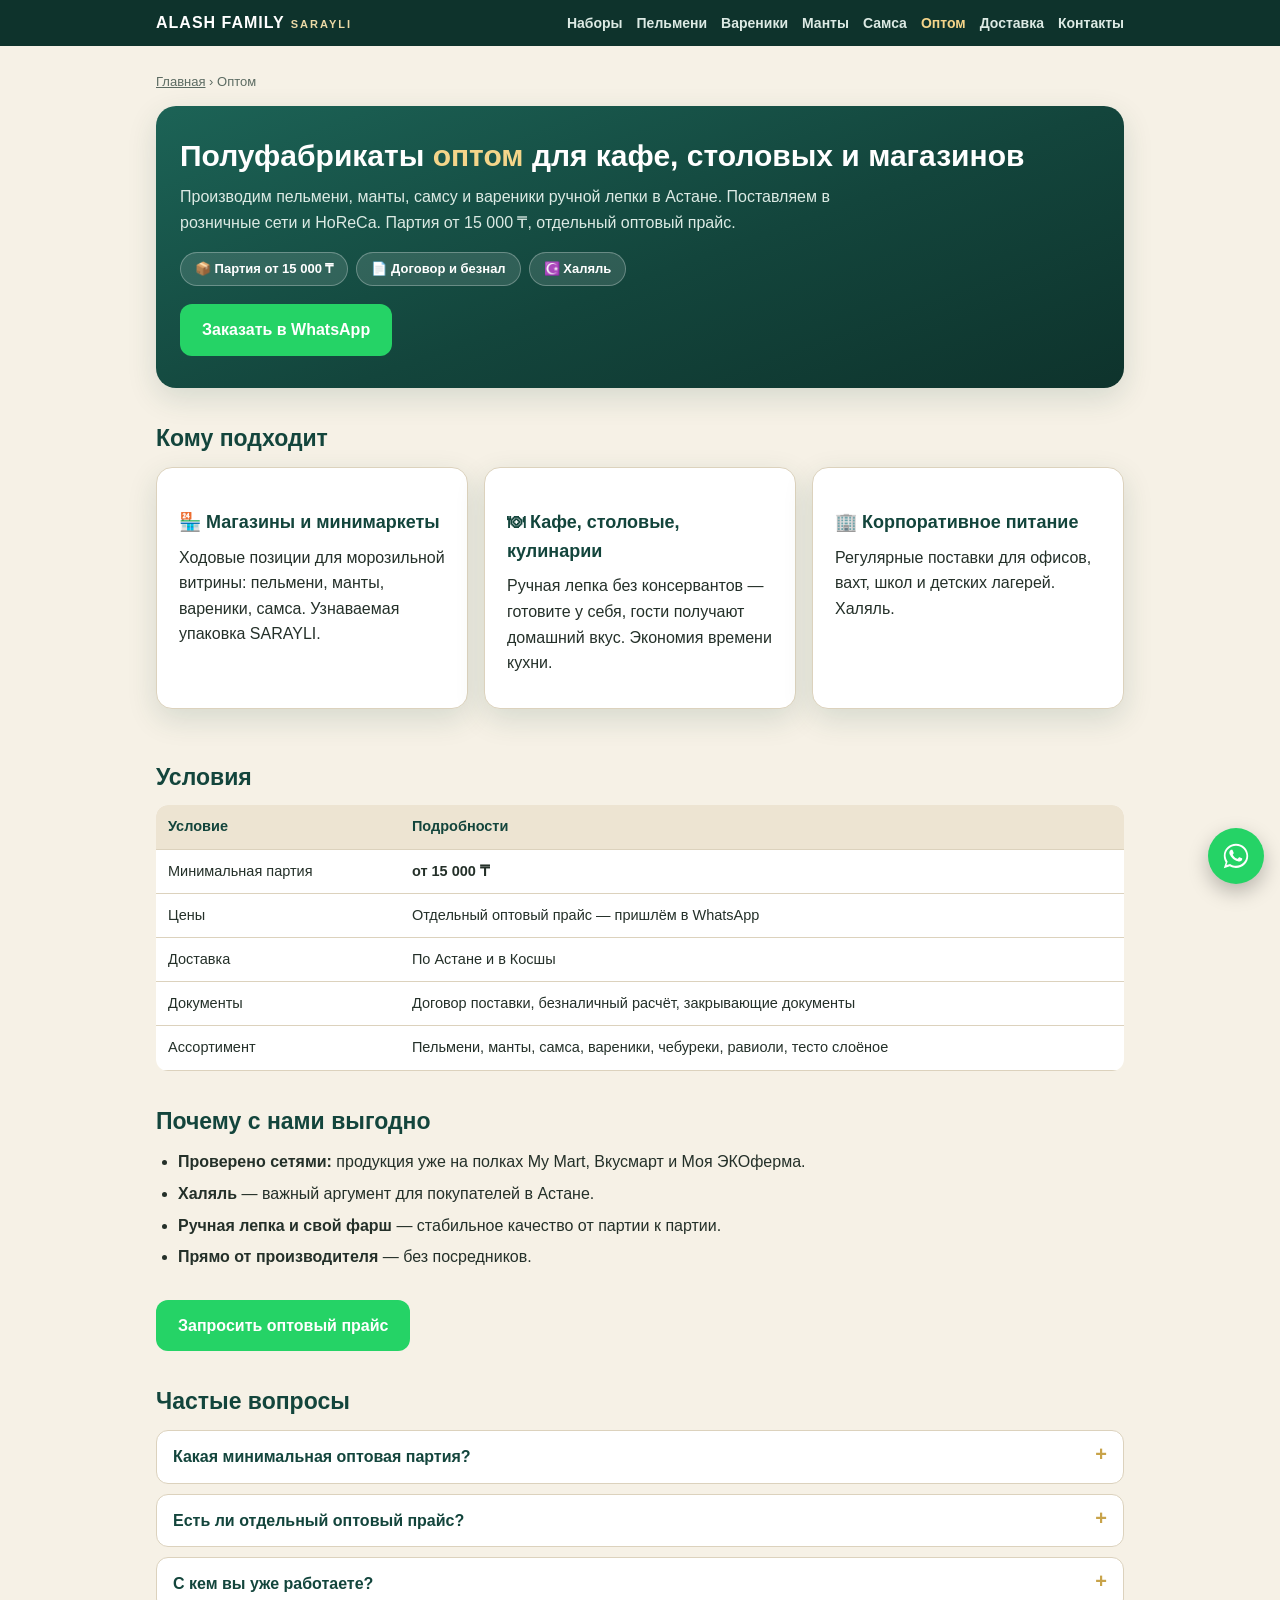
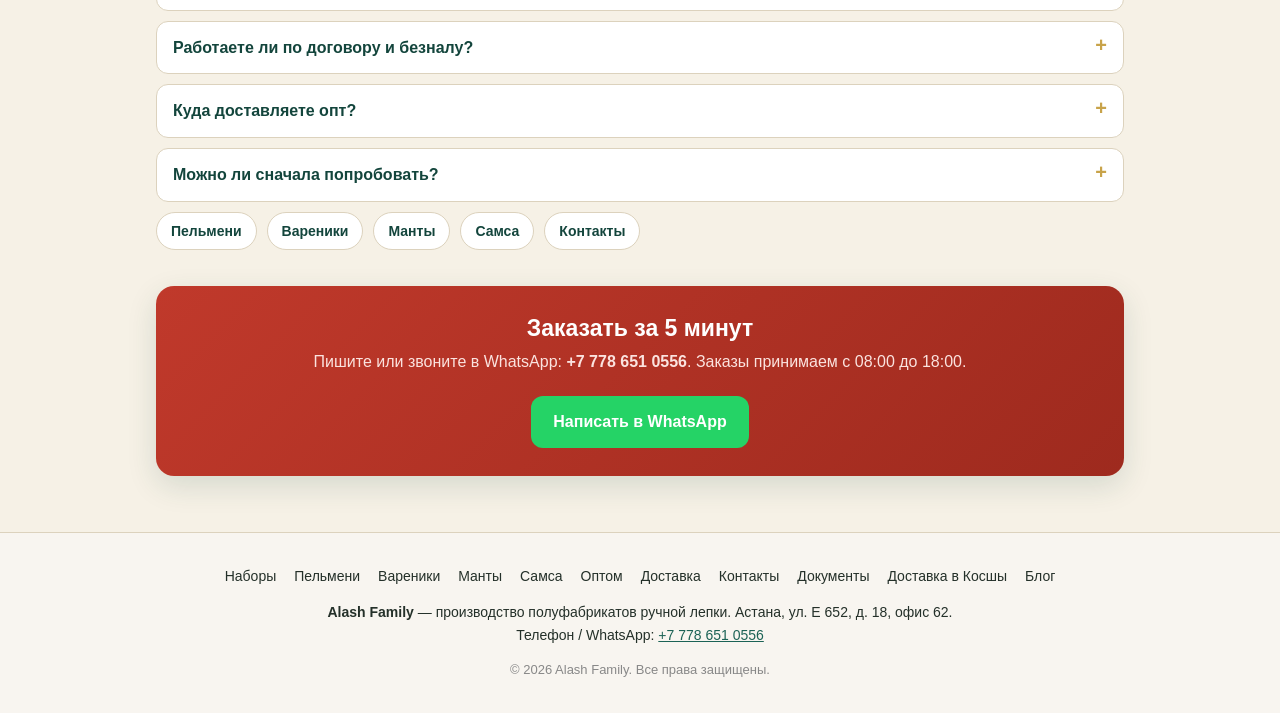
<file: optom.html>
<!DOCTYPE html>
<html lang="ru">
<head>
<meta charset="UTF-8">
<meta name="viewport" content="width=device-width, initial-scale=1.0">
<title>Полуфабрикаты оптом в Астане — пельмени, манты, самса для кафе и магазинов | Alash Family</title>
<meta name="description" content="Оптовые поставки замороженных полуфабрикатов ручной лепки: пельмени, манты, самса, вареники. Халяль. Партия от 15 000 ₸, отдельный оптовый прайс. Для кафе, столовых, магазинов. +7 778 651 0556">
<meta name="keywords" content="полуфабрикаты оптом Астана, пельмени оптом, манты оптом, самса оптом, поставщик полуфабрикатов, полуфабрикаты для кафе, полуфабрикаты для столовой">
<link rel="canonical" href="https://alashfamily.kz/optom.html">
<link rel="icon" type="image/svg+xml" href="/favicon.svg">
<meta name="robots" content="index, follow, max-image-preview:large, max-snippet:-1">
<meta name="geo.region" content="KZ-71">
<meta name="geo.placename" content="Астана">
<meta property="og:type" content="website">
<meta property="og:url" content="https://alashfamily.kz/optom.html">
<meta property="og:site_name" content="Alash Family">
<meta property="og:title" content="Полуфабрикаты оптом в Астане — пельмени, манты, самса для кафе и магазинов | Alash Family">
<meta property="og:description" content="Оптовые поставки замороженных полуфабрикатов ручной лепки: пельмени, манты, самса, вареники. Халяль. Партия от 15 000 ₸, отдельный оптовый прайс. Для кафе, столовых, магазинов. +7 778 651 0556">
<meta property="og:image" content="https://alashfamily.kz/og-image.png">
<meta property="og:locale" content="ru_RU">
<meta name="twitter:card" content="summary_large_image">
<link rel="stylesheet" href="/assets/page.css">
<script src="/assets/track.js" defer></script>
<script type="application/ld+json">
{
 "@context": "https://schema.org",
 "@graph": [
  {
   "@type": "BreadcrumbList",
   "itemListElement": [
    {
     "@type": "ListItem",
     "position": 1,
     "name": "Главная",
     "item": "https://alashfamily.kz/"
    },
    {
     "@type": "ListItem",
     "position": 2,
     "name": "Оптом",
     "item": "https://alashfamily.kz/optom.html"
    }
   ]
  },
  {
   "@type": "Service",
   "name": "Оптовые поставки полуфабрикатов",
   "provider": {
    "@id": "https://alashfamily.kz/#organization"
   },
   "serviceType": "Оптовая поставка замороженных полуфабрикатов",
   "audience": {
    "@type": "BusinessAudience",
    "name": "Кафе, столовые, магазины, корпоративное питание"
   },
   "areaServed": [
    {
     "@type": "City",
     "name": "Астана"
    },
    {
     "@type": "City",
     "name": "Косшы"
    }
   ],
   "description": "Оптовые поставки пельменей, мантов, самсы и вареников ручной лепки. Халяль. Партия от 15 000 ₸, отдельный оптовый прайс."
  },
  {
   "@type": "FAQPage",
   "mainEntity": [
    {
     "@type": "Question",
     "name": "Какая минимальная оптовая партия?",
     "acceptedAnswer": {
      "@type": "Answer",
      "text": "От 15 000 ₸."
     }
    },
    {
     "@type": "Question",
     "name": "Есть ли отдельный оптовый прайс?",
     "acceptedAnswer": {
      "@type": "Answer",
      "text": "Да. Оптовые цены ниже розничных; прайс пришлём в WhatsApp +7 778 651 0556 по запросу."
     }
    },
    {
     "@type": "Question",
     "name": "С кем вы уже работаете?",
     "acceptedAnswer": {
      "@type": "Answer",
      "text": "Наша продукция продаётся в сетях My Mart, Вкусмарт и Моя ЭКОферма в Астане."
     }
    },
    {
     "@type": "Question",
     "name": "Работаете ли по договору и безналу?",
     "acceptedAnswer": {
      "@type": "Answer",
      "text": "Да, работаем с юрлицами и ИП по договору поставки, с безналичной оплатой и закрывающими документами. Условия оплаты обсуждаем индивидуально."
     }
    },
    {
     "@type": "Question",
     "name": "Куда доставляете опт?",
     "acceptedAnswer": {
      "@type": "Answer",
      "text": "По Астане и в Косшы. Другие направления — по договорённости."
     }
    },
    {
     "@type": "Question",
     "name": "Можно ли сначала попробовать?",
     "acceptedAnswer": {
      "@type": "Answer",
      "text": "Да, напишите нам — обсудим пробную партию для вашего заведения или магазина."
     }
    }
   ]
  }
 ]
}
</script>
</head>
<body data-wa-text="Здравствуйте! Интересует оптовый прайс">
<header class="topbar"><div class="in">
<a class="brand" href="/">ALASH FAMILY<small>SARAYLI</small></a>
<nav aria-label="Разделы сайта"><a href="/">Наборы</a><a href="/pelmeni.html">Пельмени</a><a href="/vareniki.html">Вареники</a><a href="/manty.html">Манты</a><a href="/samsa.html">Самса</a><a href="/optom.html" aria-current="page">Оптом</a><a href="/delivery.html">Доставка</a><a href="/contacts.html">Контакты</a></nav>
</div></header>
<main class="wrap">
<div class="crumbs"><a href="/">Главная</a> › Оптом</div>
<section class="hero">
<h1>Полуфабрикаты <em>оптом</em> для кафе, столовых и магазинов</h1>
<p>Производим пельмени, манты, самсу и вареники ручной лепки в Астане. Поставляем в розничные сети и HoReCa. Партия от 15 000 ₸, отдельный оптовый прайс.</p>
<div class="badges"><span class="badge">📦 Партия от 15 000 ₸</span><span class="badge">📄 Договор и безнал</span><span class="badge">☪️ Халяль</span></div>
<a class="btn" href="https://wa.me/77786510556">Заказать в WhatsApp</a>
</section>

<h2>Кому подходит</h2>
<div class="grid">
<div class="card"><h3>🏪 Магазины и минимаркеты</h3><p>Ходовые позиции для морозильной витрины: пельмени, манты, вареники, самса. Узнаваемая упаковка SARAYLI.</p></div>
<div class="card"><h3>🍽 Кафе, столовые, кулинарии</h3><p>Ручная лепка без консервантов — готовите у себя, гости получают домашний вкус. Экономия времени кухни.</p></div>
<div class="card"><h3>🏢 Корпоративное питание</h3><p>Регулярные поставки для офисов, вахт, школ и детских лагерей. Халяль.</p></div>
</div>
<h2>Условия</h2>
<table>
<tr><th>Условие</th><th>Подробности</th></tr>
<tr><td>Минимальная партия</td><td><b>от 15 000 ₸</b></td></tr>
<tr><td>Цены</td><td>Отдельный оптовый прайс — пришлём в WhatsApp</td></tr>
<tr><td>Доставка</td><td>По Астане и в Косшы</td></tr>
<tr><td>Документы</td><td>Договор поставки, безналичный расчёт, закрывающие документы</td></tr>
<tr><td>Ассортимент</td><td>Пельмени, манты, самса, вареники, чебуреки, равиоли, тесто слоёное</td></tr>
</table>
<h2>Почему с нами выгодно</h2>
<ul>
<li><b>Проверено сетями:</b> продукция уже на полках My Mart, Вкусмарт и Моя ЭКОферма.</li>
<li><b>Халяль</b> — важный аргумент для покупателей в Астане.</li>
<li><b>Ручная лепка и свой фарш</b> — стабильное качество от партии к партии.</li>
<li><b>Прямо от производителя</b> — без посредников.</li>
</ul>
<a class="btn" href="https://wa.me/77786510556">Запросить оптовый прайс</a>
<section class="faq"><h2>Частые вопросы</h2>
<details><summary>Какая минимальная оптовая партия?</summary><p>От 15 000 ₸.</p></details>
<details><summary>Есть ли отдельный оптовый прайс?</summary><p>Да. Оптовые цены ниже розничных; прайс пришлём в WhatsApp +7 778 651 0556 по запросу.</p></details>
<details><summary>С кем вы уже работаете?</summary><p>Наша продукция продаётся в сетях My Mart, Вкусмарт и Моя ЭКОферма в Астане.</p></details>
<details><summary>Работаете ли по договору и безналу?</summary><p>Да, работаем с юрлицами и ИП по договору поставки, с безналичной оплатой и закрывающими документами. Условия оплаты обсуждаем индивидуально.</p></details>
<details><summary>Куда доставляете опт?</summary><p>По Астане и в Косшы. Другие направления — по договорённости.</p></details>
<details><summary>Можно ли сначала попробовать?</summary><p>Да, напишите нам — обсудим пробную партию для вашего заведения или магазина.</p></details>
</section>
<div class="related"><a href="/pelmeni.html">Пельмени</a><a href="/vareniki.html">Вареники</a><a href="/manty.html">Манты</a><a href="/samsa.html">Самса</a><a href="/contacts.html">Контакты</a></div>

<div class="cta-box">
<h2>Заказать за 5 минут</h2>
<p>Пишите или звоните в WhatsApp: <b>+7 778 651 0556</b>. Заказы принимаем с 08:00 до 18:00.</p>
<a class="btn" href="https://wa.me/77786510556">Написать в WhatsApp</a>
</div>
</main>
<footer class="site">
<nav aria-label="Карта сайта"><a href="/">Наборы</a><a href="/pelmeni.html">Пельмени</a><a href="/vareniki.html">Вареники</a><a href="/manty.html">Манты</a><a href="/samsa.html">Самса</a><a href="/optom.html">Оптом</a><a href="/delivery.html">Доставка</a><a href="/contacts.html">Контакты</a><a href="/docs.html">Документы</a><a href="/kosshy.html">Доставка в Косшы</a><a href="/blog/manty-samsa-dostavka-astana.html">Блог</a></nav>
<div><strong>Alash Family</strong> — производство полуфабрикатов ручной лепки. Астана, ул. Е 652, д. 18, офис 62.</div>
<div>Телефон / WhatsApp: <a href="tel:+77786510556">+7 778 651 0556</a></div>
<div class="copy">© 2026 Alash Family. Все права защищены.</div>
</footer>
<a class="wa-float" href="https://wa.me/77786510556" aria-label="Написать в WhatsApp"><svg viewBox="0 0 32 32" aria-hidden="true"><path d="M16 3C8.8 3 3 8.7 3 15.8c0 2.5.7 4.9 2 7L3 29l6.4-2c2 1.1 4.3 1.7 6.6 1.7 7.2 0 13-5.7 13-12.8S23.2 3 16 3zm0 23.4c-2.1 0-4.1-.6-5.9-1.7l-.4-.3-3.8 1.2 1.2-3.7-.3-.4c-1.2-1.8-1.9-4-1.9-6.2C4.9 9.8 9.9 5 16 5s11.1 4.8 11.1 10.8S22.1 26.4 16 26.4zm6.1-8c-.3-.2-2-1-2.3-1.1-.3-.1-.5-.2-.8.2-.2.3-.9 1.1-1.1 1.3-.2.2-.4.3-.7.1-.3-.2-1.4-.5-2.7-1.6-1-.9-1.7-2-1.9-2.3-.2-.3 0-.5.1-.7l.5-.6c.2-.2.2-.3.3-.6.1-.2 0-.4 0-.6l-1-2.5c-.3-.7-.6-.6-.8-.6h-.7c-.2 0-.6.1-.9.4-.3.3-1.2 1.1-1.2 2.8s1.2 3.2 1.4 3.4c.2.2 2.4 3.6 5.8 5 .8.3 1.4.5 1.9.7.8.3 1.5.2 2.1.1.6-.1 2-.8 2.3-1.6.3-.8.3-1.4.2-1.6-.1-.1-.3-.2-.6-.4z"/></svg></a>
</body>
</html>
</file>
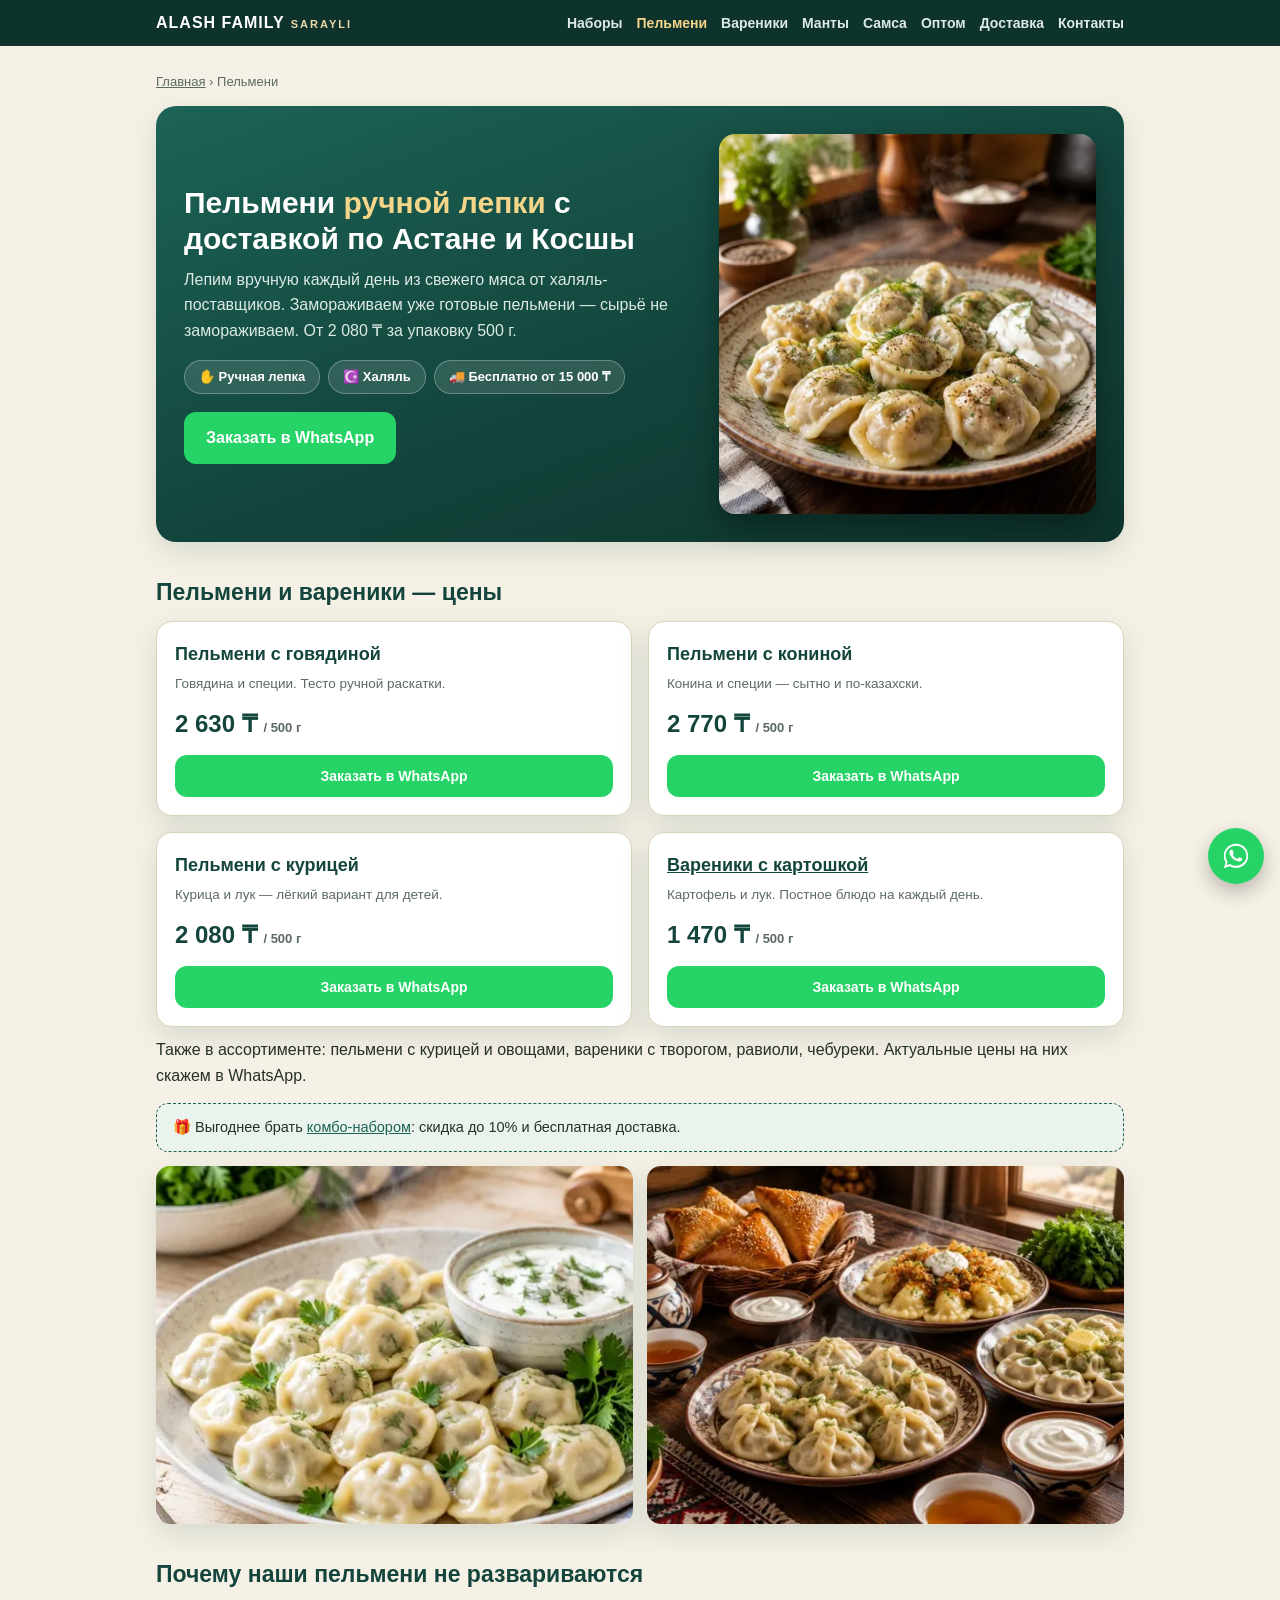
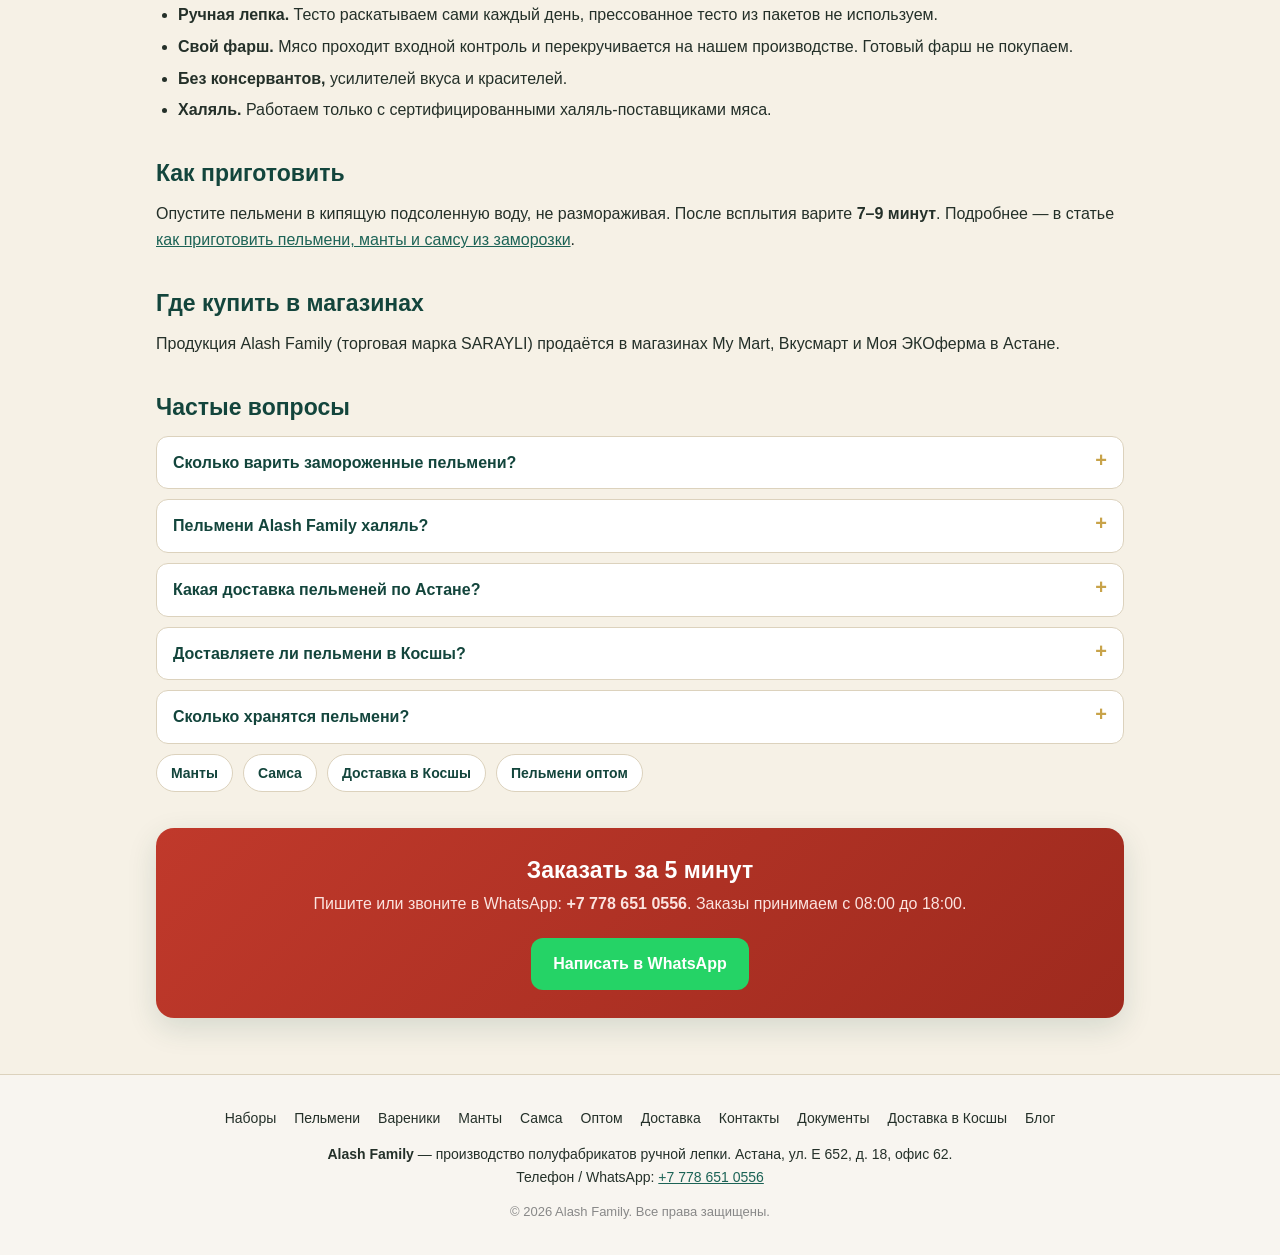
<file: pelmeni.html>
<!DOCTYPE html>
<html lang="ru">
<head>
<meta charset="UTF-8">
<meta name="viewport" content="width=device-width, initial-scale=1.0">
<title>Пельмени ручной лепки купить в Астане и Косшы — халяль, доставка | Alash Family</title>
<meta name="description" content="Замороженные пельмени ручной лепки: с говядиной, кониной, курицей, вареники. Халяль. Бесплатная доставка по Астане и в Косшы от 15 000 ₸. WhatsApp +7 778 651 0556">
<meta name="keywords" content="пельмени Астана, купить пельмени Астана, пельмени ручной лепки, халяль пельмени, пельмени с кониной, пельмени доставка, пельмени Косшы, тұшпара">
<link rel="canonical" href="https://alashfamily.kz/pelmeni.html">
<link rel="icon" type="image/svg+xml" href="/favicon.svg">
<meta name="robots" content="index, follow, max-image-preview:large, max-snippet:-1">
<meta name="geo.region" content="KZ-71">
<meta name="geo.placename" content="Астана">
<meta property="og:type" content="website">
<meta property="og:url" content="https://alashfamily.kz/pelmeni.html">
<meta property="og:site_name" content="Alash Family">
<meta property="og:title" content="Пельмени ручной лепки купить в Астане и Косшы — халяль, доставка | Alash Family">
<meta property="og:description" content="Замороженные пельмени ручной лепки: с говядиной, кониной, курицей, вареники. Халяль. Бесплатная доставка по Астане и в Косшы от 15 000 ₸. WhatsApp +7 778 651 0556">
<meta property="og:image" content="https://alashfamily.kz/img/pelmeni-govyadina.jpg">
<meta property="og:locale" content="ru_RU">
<meta name="twitter:card" content="summary_large_image">
<link rel="stylesheet" href="/assets/page.css">
<script src="/assets/track.js" defer></script>
<script type="application/ld+json">
{
 "@context": "https://schema.org",
 "@graph": [
  {
   "@type": "BreadcrumbList",
   "itemListElement": [
    {
     "@type": "ListItem",
     "position": 1,
     "name": "Главная",
     "item": "https://alashfamily.kz/"
    },
    {
     "@type": "ListItem",
     "position": 2,
     "name": "Пельмени",
     "item": "https://alashfamily.kz/pelmeni.html"
    }
   ]
  },
  {
   "@type": "ItemList",
   "name": "Пельмени и вареники Alash Family",
   "itemListElement": [
    {
     "@type": "ListItem",
     "position": 1,
     "item": {
      "@type": "Product",
      "name": "Пельмени с говядиной",
      "description": "Говядина и специи. Тесто ручной раскатки.",
      "brand": {
       "@type": "Brand",
       "name": "Alash Family / SARAYLI"
      },
      "offers": {
       "@type": "Offer",
       "url": "https://alashfamily.kz/pelmeni.html",
       "priceCurrency": "KZT",
       "price": "2630",
       "availability": "https://schema.org/InStock",
       "seller": {
        "@id": "https://alashfamily.kz/#organization"
       }
      }
     }
    },
    {
     "@type": "ListItem",
     "position": 2,
     "item": {
      "@type": "Product",
      "name": "Пельмени с кониной",
      "description": "Конина и специи — сытно и по-казахски.",
      "brand": {
       "@type": "Brand",
       "name": "Alash Family / SARAYLI"
      },
      "offers": {
       "@type": "Offer",
       "url": "https://alashfamily.kz/pelmeni.html",
       "priceCurrency": "KZT",
       "price": "2770",
       "availability": "https://schema.org/InStock",
       "seller": {
        "@id": "https://alashfamily.kz/#organization"
       }
      }
     }
    },
    {
     "@type": "ListItem",
     "position": 3,
     "item": {
      "@type": "Product",
      "name": "Пельмени с курицей",
      "description": "Курица и лук — лёгкий вариант для детей.",
      "brand": {
       "@type": "Brand",
       "name": "Alash Family / SARAYLI"
      },
      "offers": {
       "@type": "Offer",
       "url": "https://alashfamily.kz/pelmeni.html",
       "priceCurrency": "KZT",
       "price": "2080",
       "availability": "https://schema.org/InStock",
       "seller": {
        "@id": "https://alashfamily.kz/#organization"
       }
      }
     }
    },
    {
     "@type": "ListItem",
     "position": 4,
     "item": {
      "@type": "Product",
      "name": "Вареники с картошкой",
      "description": "Картофель и лук. Постное блюдо на каждый день.",
      "brand": {
       "@type": "Brand",
       "name": "Alash Family / SARAYLI"
      },
      "offers": {
       "@type": "Offer",
       "url": "https://alashfamily.kz/pelmeni.html",
       "priceCurrency": "KZT",
       "price": "1470",
       "availability": "https://schema.org/InStock",
       "seller": {
        "@id": "https://alashfamily.kz/#organization"
       }
      }
     }
    }
   ]
  },
  {
   "@type": "FAQPage",
   "mainEntity": [
    {
     "@type": "Question",
     "name": "Сколько варить замороженные пельмени?",
     "acceptedAnswer": {
      "@type": "Answer",
      "text": "Опустите пельмени в кипящую подсоленную воду, не размораживая. После всплытия и повторного закипания варите 7–9 минут."
     }
    },
    {
     "@type": "Question",
     "name": "Пельмени Alash Family халяль?",
     "acceptedAnswer": {
      "@type": "Answer",
      "text": "Да. Мясо — только от халяль-поставщиков, свинины в продукции нет."
     }
    },
    {
     "@type": "Question",
     "name": "Какая доставка пельменей по Астане?",
     "acceptedAnswer": {
      "@type": "Answer",
      "text": "Бесплатная при заказе от 15 000 ₸. Любой комбо-набор уже проходит этот порог."
     }
    },
    {
     "@type": "Question",
     "name": "Доставляете ли пельмени в Косшы?",
     "acceptedAnswer": {
      "@type": "Answer",
      "text": "Да. Минимальный заказ 15 000 ₸, доставка бесплатная, с понедельника по пятницу; в выходные — по предварительной договорённости."
     }
    },
    {
     "@type": "Question",
     "name": "Сколько хранятся пельмени?",
     "acceptedAnswer": {
      "@type": "Answer",
      "text": "До 3 месяцев в морозилке при −18 °C. Размороженные пельмени повторно не замораживайте."
     }
    }
   ]
  }
 ]
}
</script>
</head>
<body data-wa-text="Здравствуйте! Хочу заказать пельмени">
<header class="topbar"><div class="in">
<a class="brand" href="/">ALASH FAMILY<small>SARAYLI</small></a>
<nav aria-label="Разделы сайта"><a href="/">Наборы</a><a href="/pelmeni.html" aria-current="page">Пельмени</a><a href="/vareniki.html">Вареники</a><a href="/manty.html">Манты</a><a href="/samsa.html">Самса</a><a href="/optom.html">Оптом</a><a href="/delivery.html">Доставка</a><a href="/contacts.html">Контакты</a></nav>
</div></header>
<main class="wrap">
<div class="crumbs"><a href="/">Главная</a> › Пельмени</div>
<section class="hero has-photo">
<div>
<h1>Пельмени <em>ручной лепки</em> с доставкой по Астане и Косшы</h1>
<p>Лепим вручную каждый день из свежего мяса от халяль-поставщиков. Замораживаем уже готовые пельмени — сырьё не замораживаем. От 2 080 ₸ за упаковку 500 г.</p>
<div class="badges"><span class="badge">✋ Ручная лепка</span><span class="badge">☪️ Халяль</span><span class="badge">🚚 Бесплатно от 15 000 ₸</span></div>
<a class="btn" href="https://wa.me/77786510556">Заказать в WhatsApp</a>
</div>
<div class="hero-photo"><picture><source srcset="/img/pelmeni-govyadina-600.webp 600w, /img/pelmeni-govyadina.webp 896w" sizes="(max-width:820px) 100vw, 360px" type="image/webp"><img src="/img/pelmeni-govyadina.jpg" width="896" height="1120" fetchpriority="high" alt="Пельмени ручной лепки SARAYLI с говядиной — со сливочным маслом, укропом и сметаной"></picture></div>
</section>

<h2>Пельмени и вареники — цены</h2>
<div class="grid two"><div class="prod" data-product="Пельмени с говядиной"><h3>Пельмени с говядиной</h3><div class="fill">Говядина и специи. Тесто ручной раскатки.</div><div class="price">2 630 ₸ <small>/ 500 г</small></div><a class="btn" href="https://wa.me/77786510556">Заказать в WhatsApp</a></div>
<div class="prod" data-product="Пельмени с кониной"><h3>Пельмени с кониной</h3><div class="fill">Конина и специи — сытно и по-казахски.</div><div class="price">2 770 ₸ <small>/ 500 г</small></div><a class="btn" href="https://wa.me/77786510556">Заказать в WhatsApp</a></div>
<div class="prod" data-product="Пельмени с курицей"><h3>Пельмени с курицей</h3><div class="fill">Курица и лук — лёгкий вариант для детей.</div><div class="price">2 080 ₸ <small>/ 500 г</small></div><a class="btn" href="https://wa.me/77786510556">Заказать в WhatsApp</a></div>
<div class="prod" data-product="Вареники с картошкой"><h3><a href="/vareniki.html" style="color:inherit">Вареники с картошкой</a></h3><div class="fill">Картофель и лук. Постное блюдо на каждый день.</div><div class="price">1 470 ₸ <small>/ 500 г</small></div><a class="btn" href="https://wa.me/77786510556">Заказать в WhatsApp</a></div></div>
<p style="margin-top:10px">Также в ассортименте: пельмени с курицей и овощами, вареники с творогом, равиоли, чебуреки. Актуальные цены на них скажем в WhatsApp.</p>
<div class="note">🎁 Выгоднее брать <a href="/">комбо-набором</a>: скидка до 10% и бесплатная доставка.</div>
<div class="photo-row"><img src="/img/pelmeni-kurica-600.webp" loading="lazy" alt="Пельмени с курицей SARAYLI со сметаной и зеленью — лёгкий ужин для детей"><img src="/img/dastarkhan-600.webp" loading="lazy" alt="Дастархан с пельменями, мантами, варениками и самсой Alash Family"></div>
<h2>Почему наши пельмени не развариваются</h2>
<ul>
<li><b>Ручная лепка.</b> Тесто раскатываем сами каждый день, прессованное тесто из пакетов не используем.</li>
<li><b>Свой фарш.</b> Мясо проходит входной контроль и перекручивается на нашем производстве. Готовый фарш не покупаем.</li>
<li><b>Без консервантов,</b> усилителей вкуса и красителей.</li>
<li><b>Халяль.</b> Работаем только с сертифицированными халяль-поставщиками мяса.</li>
</ul>
<h2>Как приготовить</h2>
<p>Опустите пельмени в кипящую подсоленную воду, не размораживая. После всплытия варите <b>7–9 минут</b>. Подробнее — в статье <a href="/blog/kak-prigotovit-pelmeni-manty-samsa.html">как приготовить пельмени, манты и самсу из заморозки</a>.</p>
<h2>Где купить в магазинах</h2>
<p>Продукция Alash Family (торговая марка SARAYLI) продаётся в магазинах My Mart, Вкусмарт и Моя ЭКОферма в Астане.</p>
<section class="faq"><h2>Частые вопросы</h2>
<details><summary>Сколько варить замороженные пельмени?</summary><p>Опустите пельмени в кипящую подсоленную воду, не размораживая. После всплытия и повторного закипания варите 7–9 минут.</p></details>
<details><summary>Пельмени Alash Family халяль?</summary><p>Да. Мясо — только от халяль-поставщиков, свинины в продукции нет.</p></details>
<details><summary>Какая доставка пельменей по Астане?</summary><p>Бесплатная при заказе от 15 000 ₸. Любой комбо-набор уже проходит этот порог.</p></details>
<details><summary>Доставляете ли пельмени в Косшы?</summary><p>Да. Минимальный заказ 15 000 ₸, доставка бесплатная, с понедельника по пятницу; в выходные — по предварительной договорённости.</p></details>
<details><summary>Сколько хранятся пельмени?</summary><p>До 3 месяцев в морозилке при −18 °C. Размороженные пельмени повторно не замораживайте.</p></details>
</section>
<div class="related"><a href="/manty.html">Манты</a><a href="/samsa.html">Самса</a><a href="/kosshy.html">Доставка в Косшы</a><a href="/optom.html">Пельмени оптом</a></div>

<div class="cta-box">
<h2>Заказать за 5 минут</h2>
<p>Пишите или звоните в WhatsApp: <b>+7 778 651 0556</b>. Заказы принимаем с 08:00 до 18:00.</p>
<a class="btn" href="https://wa.me/77786510556">Написать в WhatsApp</a>
</div>
</main>
<footer class="site">
<nav aria-label="Карта сайта"><a href="/">Наборы</a><a href="/pelmeni.html">Пельмени</a><a href="/vareniki.html">Вареники</a><a href="/manty.html">Манты</a><a href="/samsa.html">Самса</a><a href="/optom.html">Оптом</a><a href="/delivery.html">Доставка</a><a href="/contacts.html">Контакты</a><a href="/docs.html">Документы</a><a href="/kosshy.html">Доставка в Косшы</a><a href="/blog/manty-samsa-dostavka-astana.html">Блог</a></nav>
<div><strong>Alash Family</strong> — производство полуфабрикатов ручной лепки. Астана, ул. Е 652, д. 18, офис 62.</div>
<div>Телефон / WhatsApp: <a href="tel:+77786510556">+7 778 651 0556</a></div>
<div class="copy">© 2026 Alash Family. Все права защищены.</div>
</footer>
<a class="wa-float" href="https://wa.me/77786510556" aria-label="Написать в WhatsApp"><svg viewBox="0 0 32 32" aria-hidden="true"><path d="M16 3C8.8 3 3 8.7 3 15.8c0 2.5.7 4.9 2 7L3 29l6.4-2c2 1.1 4.3 1.7 6.6 1.7 7.2 0 13-5.7 13-12.8S23.2 3 16 3zm0 23.4c-2.1 0-4.1-.6-5.9-1.7l-.4-.3-3.8 1.2 1.2-3.7-.3-.4c-1.2-1.8-1.9-4-1.9-6.2C4.9 9.8 9.9 5 16 5s11.1 4.8 11.1 10.8S22.1 26.4 16 26.4zm6.1-8c-.3-.2-2-1-2.3-1.1-.3-.1-.5-.2-.8.2-.2.3-.9 1.1-1.1 1.3-.2.2-.4.3-.7.1-.3-.2-1.4-.5-2.7-1.6-1-.9-1.7-2-1.9-2.3-.2-.3 0-.5.1-.7l.5-.6c.2-.2.2-.3.3-.6.1-.2 0-.4 0-.6l-1-2.5c-.3-.7-.6-.6-.8-.6h-.7c-.2 0-.6.1-.9.4-.3.3-1.2 1.1-1.2 2.8s1.2 3.2 1.4 3.4c.2.2 2.4 3.6 5.8 5 .8.3 1.4.5 1.9.7.8.3 1.5.2 2.1.1.6-.1 2-.8 2.3-1.6.3-.8.3-1.4.2-1.6-.1-.1-.3-.2-.6-.4z"/></svg></a>
</body>
</html>
</file>
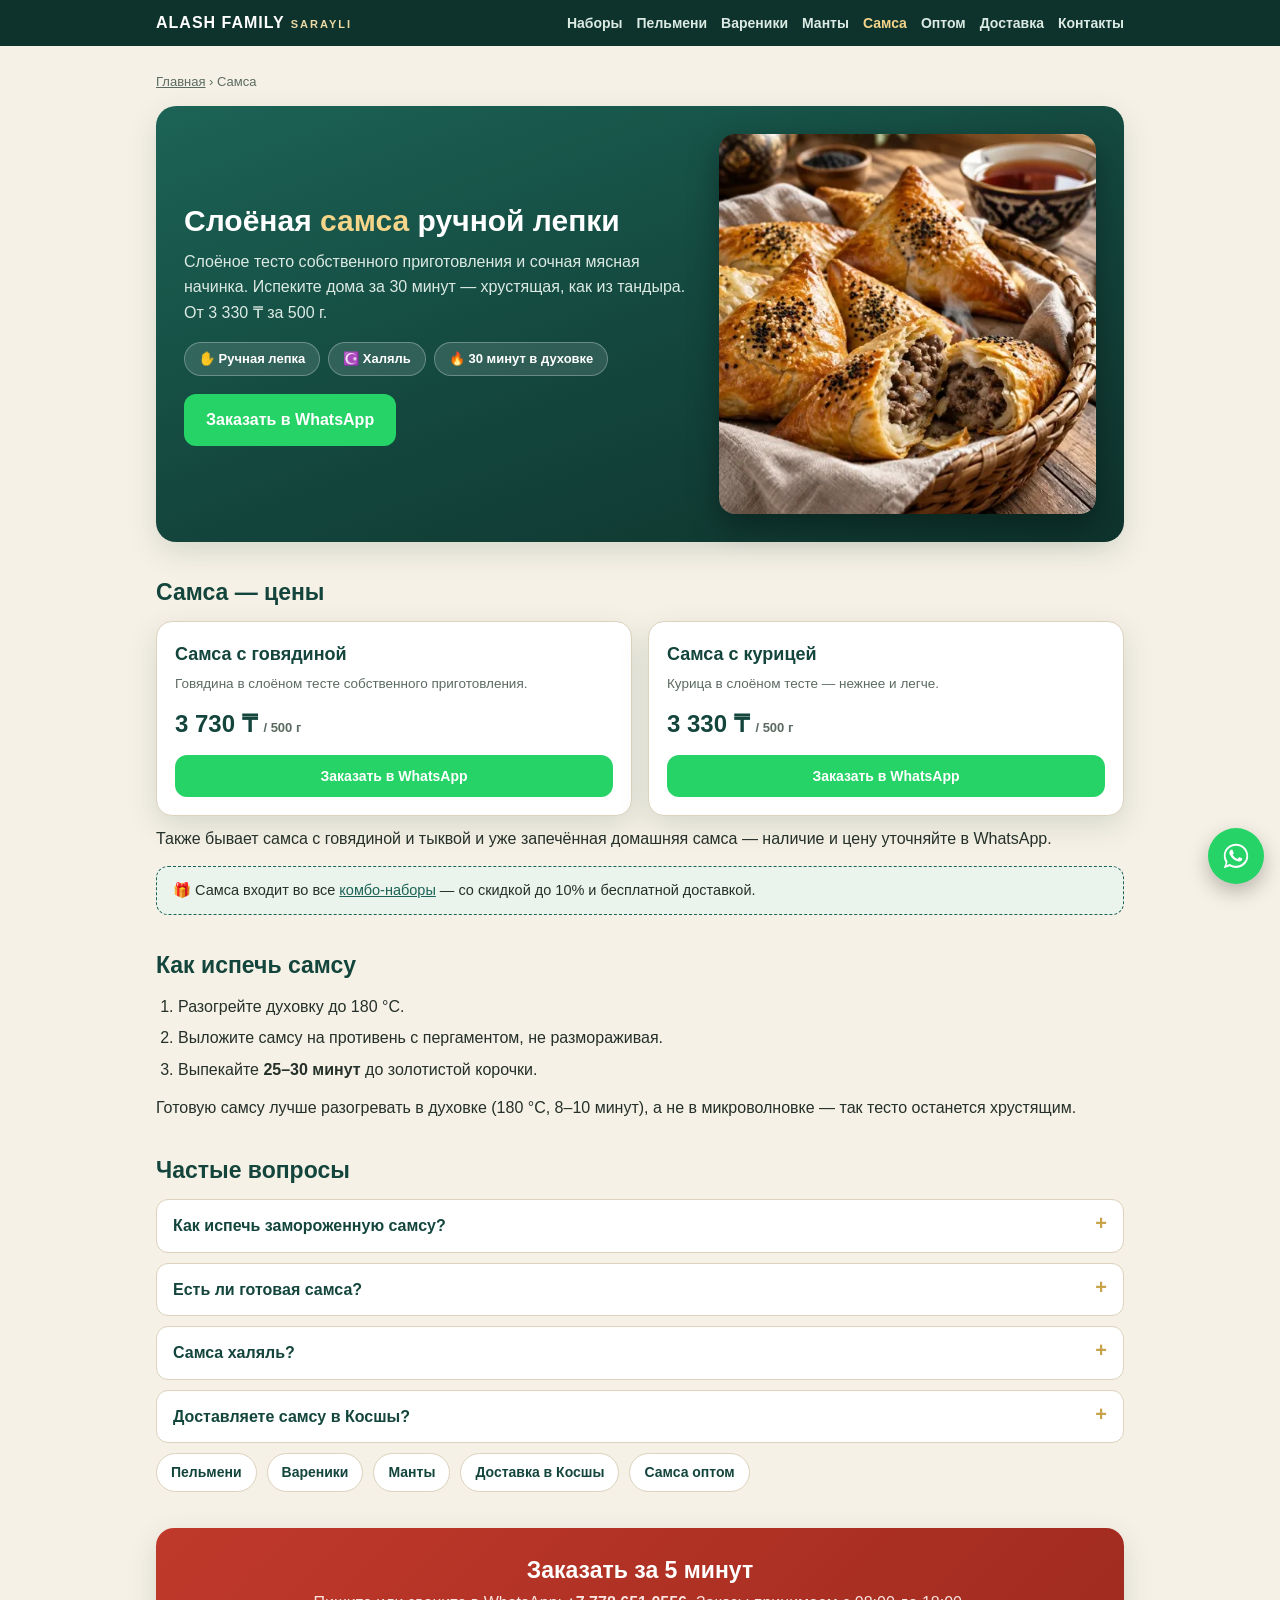
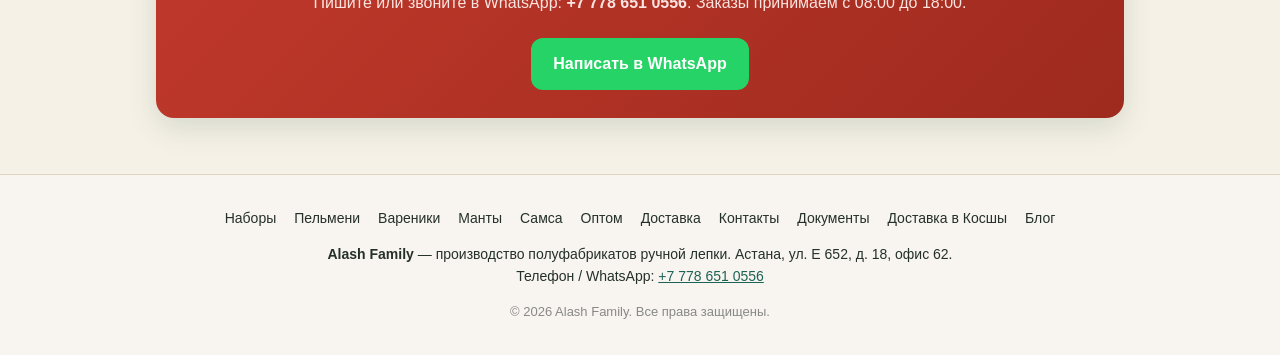
<file: samsa.html>
<!DOCTYPE html>
<html lang="ru">
<head>
<meta charset="UTF-8">
<meta name="viewport" content="width=device-width, initial-scale=1.0">
<title>Самса замороженная купить в Астане и Косшы — слоёная, халяль | Alash Family</title>
<meta name="description" content="Слоёная самса ручной лепки с говядиной и курицей. Халяль. Испеките дома за 30 минут. Бесплатная доставка по Астане и в Косшы от 15 000 ₸. WhatsApp +7 778 651 0556">
<meta name="keywords" content="самса Астана, самса замороженная купить, слоёная самса, самса доставка, самса Косшы, халяль самса">
<link rel="canonical" href="https://alashfamily.kz/samsa.html">
<link rel="icon" type="image/svg+xml" href="/favicon.svg">
<meta name="robots" content="index, follow, max-image-preview:large, max-snippet:-1">
<meta name="geo.region" content="KZ-71">
<meta name="geo.placename" content="Астана">
<meta property="og:type" content="website">
<meta property="og:url" content="https://alashfamily.kz/samsa.html">
<meta property="og:site_name" content="Alash Family">
<meta property="og:title" content="Самса замороженная купить в Астане и Косшы — слоёная, халяль | Alash Family">
<meta property="og:description" content="Слоёная самса ручной лепки с говядиной и курицей. Халяль. Испеките дома за 30 минут. Бесплатная доставка по Астане и в Косшы от 15 000 ₸. WhatsApp +7 778 651 0556">
<meta property="og:image" content="https://alashfamily.kz/img/samsa.jpg">
<meta property="og:locale" content="ru_RU">
<meta name="twitter:card" content="summary_large_image">
<link rel="stylesheet" href="/assets/page.css">
<script src="/assets/track.js" defer></script>
<script type="application/ld+json">
{
 "@context": "https://schema.org",
 "@graph": [
  {
   "@type": "BreadcrumbList",
   "itemListElement": [
    {
     "@type": "ListItem",
     "position": 1,
     "name": "Главная",
     "item": "https://alashfamily.kz/"
    },
    {
     "@type": "ListItem",
     "position": 2,
     "name": "Самса",
     "item": "https://alashfamily.kz/samsa.html"
    }
   ]
  },
  {
   "@type": "ItemList",
   "name": "Самса Alash Family",
   "itemListElement": [
    {
     "@type": "ListItem",
     "position": 1,
     "item": {
      "@type": "Product",
      "name": "Самса с говядиной",
      "description": "Говядина в слоёном тесте собственного приготовления.",
      "brand": {
       "@type": "Brand",
       "name": "Alash Family / SARAYLI"
      },
      "offers": {
       "@type": "Offer",
       "url": "https://alashfamily.kz/samsa.html",
       "priceCurrency": "KZT",
       "price": "3730",
       "availability": "https://schema.org/InStock",
       "seller": {
        "@id": "https://alashfamily.kz/#organization"
       }
      }
     }
    },
    {
     "@type": "ListItem",
     "position": 2,
     "item": {
      "@type": "Product",
      "name": "Самса с курицей",
      "description": "Курица в слоёном тесте — нежнее и легче.",
      "brand": {
       "@type": "Brand",
       "name": "Alash Family / SARAYLI"
      },
      "offers": {
       "@type": "Offer",
       "url": "https://alashfamily.kz/samsa.html",
       "priceCurrency": "KZT",
       "price": "3330",
       "availability": "https://schema.org/InStock",
       "seller": {
        "@id": "https://alashfamily.kz/#organization"
       }
      }
     }
    }
   ]
  },
  {
   "@type": "FAQPage",
   "mainEntity": [
    {
     "@type": "Question",
     "name": "Как испечь замороженную самсу?",
     "acceptedAnswer": {
      "@type": "Answer",
      "text": "В разогретой духовке при 180 °C 25–30 минут до золотистого цвета. Размораживать не нужно."
     }
    },
    {
     "@type": "Question",
     "name": "Есть ли готовая самса?",
     "acceptedAnswer": {
      "@type": "Answer",
      "text": "Да, бывает уже запечённая домашняя самса с говядиной и с курицей — её достаточно разогреть в духовке 8–10 минут. Наличие уточняйте в WhatsApp."
     }
    },
    {
     "@type": "Question",
     "name": "Самса халяль?",
     "acceptedAnswer": {
      "@type": "Answer",
      "text": "Да, вся продукция Alash Family — халяль."
     }
    },
    {
     "@type": "Question",
     "name": "Доставляете самсу в Косшы?",
     "acceptedAnswer": {
      "@type": "Answer",
      "text": "Да, бесплатно при заказе от 15 000 ₸, с понедельника по пятницу; в выходные — по договорённости."
     }
    }
   ]
  }
 ]
}
</script>
</head>
<body data-wa-text="Здравствуйте! Хочу заказать самсу">
<header class="topbar"><div class="in">
<a class="brand" href="/">ALASH FAMILY<small>SARAYLI</small></a>
<nav aria-label="Разделы сайта"><a href="/">Наборы</a><a href="/pelmeni.html">Пельмени</a><a href="/vareniki.html">Вареники</a><a href="/manty.html">Манты</a><a href="/samsa.html" aria-current="page">Самса</a><a href="/optom.html">Оптом</a><a href="/delivery.html">Доставка</a><a href="/contacts.html">Контакты</a></nav>
</div></header>
<main class="wrap">
<div class="crumbs"><a href="/">Главная</a> › Самса</div>
<section class="hero has-photo">
<div>
<h1>Слоёная <em>самса</em> ручной лепки</h1>
<p>Слоёное тесто собственного приготовления и сочная мясная начинка. Испеките дома за 30 минут — хрустящая, как из тандыра. От 3 330 ₸ за 500 г.</p>
<div class="badges"><span class="badge">✋ Ручная лепка</span><span class="badge">☪️ Халяль</span><span class="badge">🔥 30 минут в духовке</span></div>
<a class="btn" href="https://wa.me/77786510556">Заказать в WhatsApp</a>
</div>
<div class="hero-photo"><picture><source srcset="/img/samsa-600.webp 600w, /img/samsa.webp 896w" sizes="(max-width:820px) 100vw, 360px" type="image/webp"><img src="/img/samsa.jpg" width="896" height="1120" fetchpriority="high" alt="Слоёная самса SARAYLI с мясом — золотистая, с кунжутом, только из духовки"></picture></div>
</section>

<h2>Самса — цены</h2>
<div class="grid two"><div class="prod" data-product="Самса с говядиной"><h3>Самса с говядиной</h3><div class="fill">Говядина в слоёном тесте собственного приготовления.</div><div class="price">3 730 ₸ <small>/ 500 г</small></div><a class="btn" href="https://wa.me/77786510556">Заказать в WhatsApp</a></div>
<div class="prod" data-product="Самса с курицей"><h3>Самса с курицей</h3><div class="fill">Курица в слоёном тесте — нежнее и легче.</div><div class="price">3 330 ₸ <small>/ 500 г</small></div><a class="btn" href="https://wa.me/77786510556">Заказать в WhatsApp</a></div></div>
<p style="margin-top:10px">Также бывает самса с говядиной и тыквой и уже запечённая домашняя самса — наличие и цену уточняйте в WhatsApp.</p>
<div class="note">🎁 Самса входит во все <a href="/">комбо-наборы</a> — со скидкой до 10% и бесплатной доставкой.</div>
<h2>Как испечь самсу</h2>
<ol>
<li>Разогрейте духовку до 180 °C.</li>
<li>Выложите самсу на противень с пергаментом, не размораживая.</li>
<li>Выпекайте <b>25–30 минут</b> до золотистой корочки.</li>
</ol>
<p>Готовую самсу лучше разогревать в духовке (180 °C, 8–10 минут), а не в микроволновке — так тесто останется хрустящим.</p>
<section class="faq"><h2>Частые вопросы</h2>
<details><summary>Как испечь замороженную самсу?</summary><p>В разогретой духовке при 180 °C 25–30 минут до золотистого цвета. Размораживать не нужно.</p></details>
<details><summary>Есть ли готовая самса?</summary><p>Да, бывает уже запечённая домашняя самса с говядиной и с курицей — её достаточно разогреть в духовке 8–10 минут. Наличие уточняйте в WhatsApp.</p></details>
<details><summary>Самса халяль?</summary><p>Да, вся продукция Alash Family — халяль.</p></details>
<details><summary>Доставляете самсу в Косшы?</summary><p>Да, бесплатно при заказе от 15 000 ₸, с понедельника по пятницу; в выходные — по договорённости.</p></details>
</section>
<div class="related"><a href="/pelmeni.html">Пельмени</a><a href="/vareniki.html">Вареники</a><a href="/manty.html">Манты</a><a href="/kosshy.html">Доставка в Косшы</a><a href="/optom.html">Самса оптом</a></div>

<div class="cta-box">
<h2>Заказать за 5 минут</h2>
<p>Пишите или звоните в WhatsApp: <b>+7 778 651 0556</b>. Заказы принимаем с 08:00 до 18:00.</p>
<a class="btn" href="https://wa.me/77786510556">Написать в WhatsApp</a>
</div>
</main>
<footer class="site">
<nav aria-label="Карта сайта"><a href="/">Наборы</a><a href="/pelmeni.html">Пельмени</a><a href="/vareniki.html">Вареники</a><a href="/manty.html">Манты</a><a href="/samsa.html">Самса</a><a href="/optom.html">Оптом</a><a href="/delivery.html">Доставка</a><a href="/contacts.html">Контакты</a><a href="/docs.html">Документы</a><a href="/kosshy.html">Доставка в Косшы</a><a href="/blog/manty-samsa-dostavka-astana.html">Блог</a></nav>
<div><strong>Alash Family</strong> — производство полуфабрикатов ручной лепки. Астана, ул. Е 652, д. 18, офис 62.</div>
<div>Телефон / WhatsApp: <a href="tel:+77786510556">+7 778 651 0556</a></div>
<div class="copy">© 2026 Alash Family. Все права защищены.</div>
</footer>
<a class="wa-float" href="https://wa.me/77786510556" aria-label="Написать в WhatsApp"><svg viewBox="0 0 32 32" aria-hidden="true"><path d="M16 3C8.8 3 3 8.7 3 15.8c0 2.5.7 4.9 2 7L3 29l6.4-2c2 1.1 4.3 1.7 6.6 1.7 7.2 0 13-5.7 13-12.8S23.2 3 16 3zm0 23.4c-2.1 0-4.1-.6-5.9-1.7l-.4-.3-3.8 1.2 1.2-3.7-.3-.4c-1.2-1.8-1.9-4-1.9-6.2C4.9 9.8 9.9 5 16 5s11.1 4.8 11.1 10.8S22.1 26.4 16 26.4zm6.1-8c-.3-.2-2-1-2.3-1.1-.3-.1-.5-.2-.8.2-.2.3-.9 1.1-1.1 1.3-.2.2-.4.3-.7.1-.3-.2-1.4-.5-2.7-1.6-1-.9-1.7-2-1.9-2.3-.2-.3 0-.5.1-.7l.5-.6c.2-.2.2-.3.3-.6.1-.2 0-.4 0-.6l-1-2.5c-.3-.7-.6-.6-.8-.6h-.7c-.2 0-.6.1-.9.4-.3.3-1.2 1.1-1.2 2.8s1.2 3.2 1.4 3.4c.2.2 2.4 3.6 5.8 5 .8.3 1.4.5 1.9.7.8.3 1.5.2 2.1.1.6-.1 2-.8 2.3-1.6.3-.8.3-1.4.2-1.6-.1-.1-.3-.2-.6-.4z"/></svg></a>
</body>
</html>
</file>
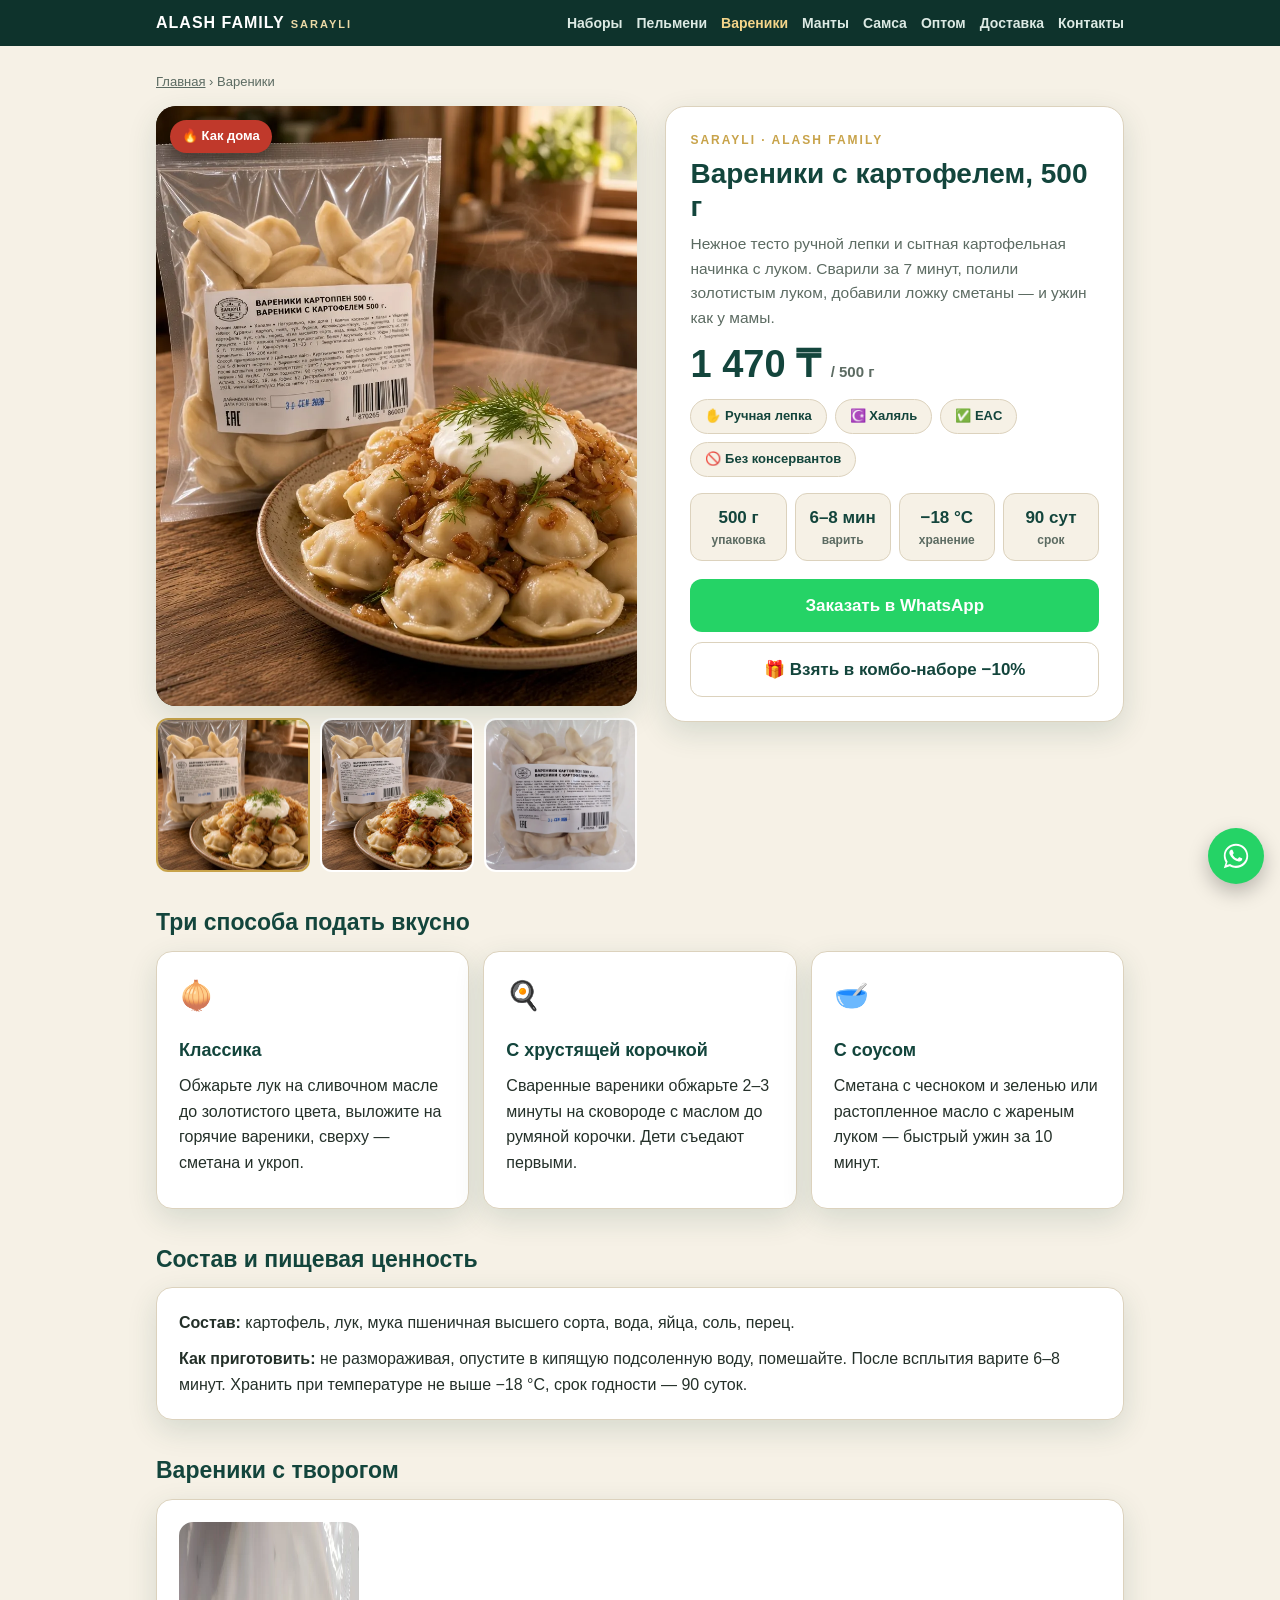
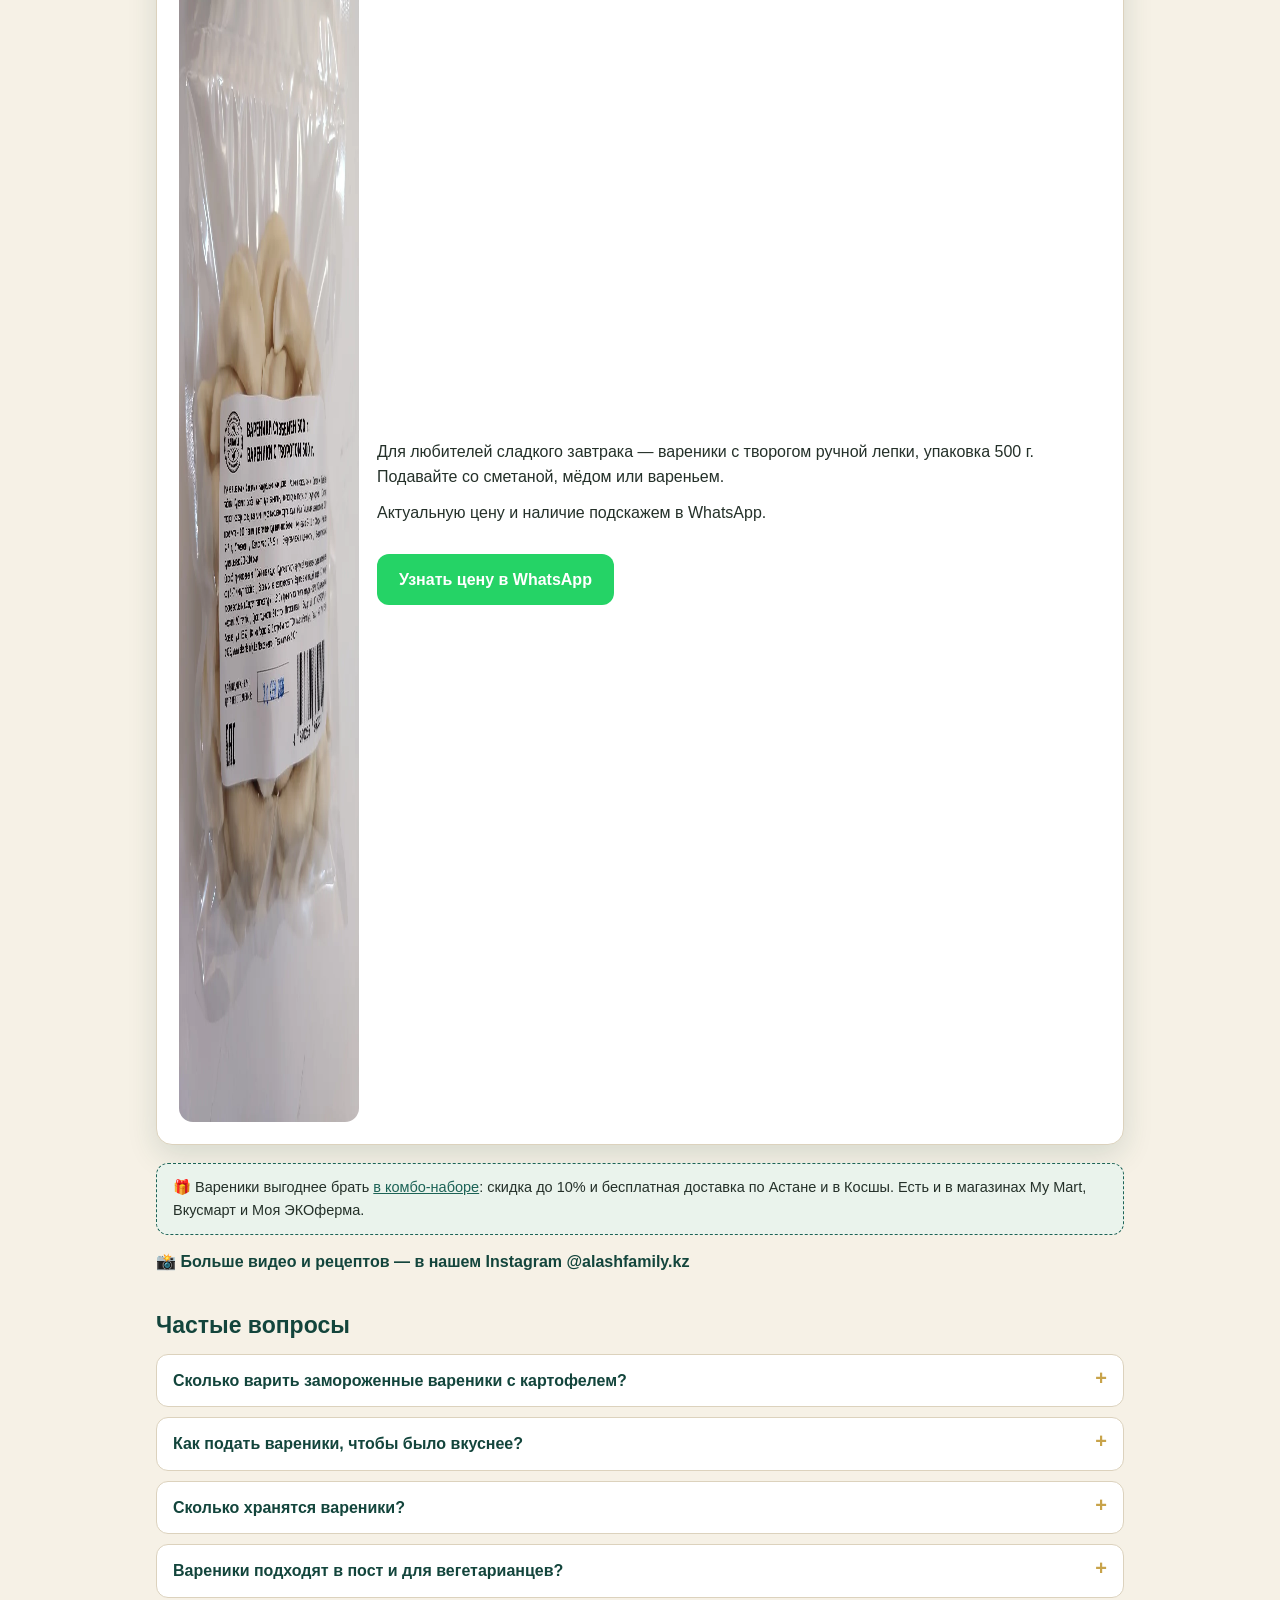
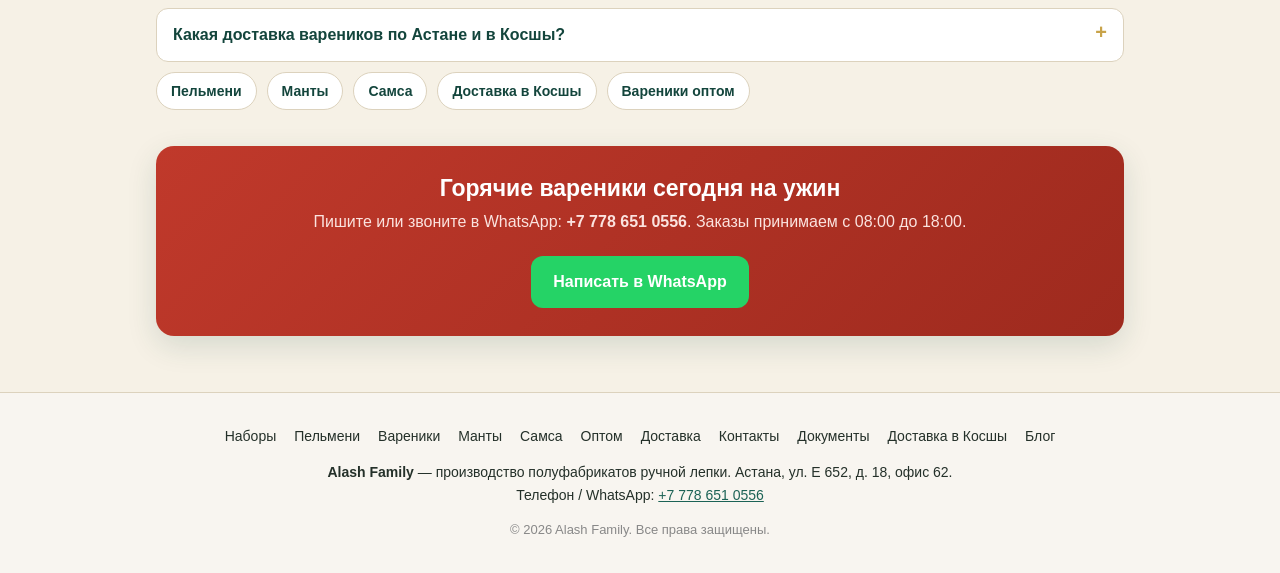
<file: vareniki.html>
<!DOCTYPE html>
<html lang="ru">
<head>
<meta charset="UTF-8">
<meta name="viewport" content="width=device-width, initial-scale=1.0">
<title>Вареники с картофелем ручной лепки купить в Астане и Косшы — доставка | Alash Family</title>
<meta name="description" content="Вареники с картофелем и жареным луком ручной лепки, 500 г — 1 470 ₸. Халяль, без консервантов, декларации о соответствии ЕАЭС. Бесплатная доставка по Астане и в Косшы от 15 000 ₸. WhatsApp +7 778 651 0556">
<meta name="keywords" content="вареники Астана, вареники с картошкой Астана, вареники с картофелем купить, вареники ручной лепки, вареники доставка Астана, вареники Косшы, вареники с творогом Астана, SARAYLI вареники">
<link rel="canonical" href="https://alashfamily.kz/vareniki.html">
<link rel="icon" type="image/svg+xml" href="/favicon.svg">
<meta name="robots" content="index, follow, max-image-preview:large, max-snippet:-1">
<meta name="geo.region" content="KZ-71">
<meta name="geo.placename" content="Астана">
<meta property="og:type" content="product">
<meta property="og:url" content="https://alashfamily.kz/vareniki.html">
<meta property="og:site_name" content="Alash Family">
<meta property="og:title" content="Вареники с картофелем ручной лепки — 1 470 ₸ / 500 г | Alash Family">
<meta property="og:description" content="Как дома: с жареным луком и сметаной. Халяль, ручная лепка. Бесплатная доставка по Астане и Косшы от 15 000 ₸.">
<meta property="og:image" content="https://alashfamily.kz/img/og-vareniki.jpg">
<meta property="og:image:width" content="1200">
<meta property="og:image:height" content="630">
<meta property="og:locale" content="ru_RU">
<meta name="twitter:card" content="summary_large_image">
<meta name="twitter:image" content="https://alashfamily.kz/img/og-vareniki.jpg">
<link rel="preload" as="image" href="/img/vareniki-kartofel-main.webp" type="image/webp">
<link rel="stylesheet" href="/assets/page.css">
<script src="/assets/track.js" defer></script>
<style>
  .product{display:grid;grid-template-columns:1.05fr 1fr;gap:28px;align-items:start;margin-top:4px}
  @media(max-width:820px){.product{grid-template-columns:1fr;gap:18px}}
  .gallery .main{position:relative;border-radius:20px;overflow:hidden;box-shadow:var(--shadow);background:#2a2018;aspect-ratio:912/1136}
  .gallery .main img{width:100%;height:100%;object-fit:cover;display:block;transition:opacity .35s ease}
  .gallery .main .ribbon{position:absolute;left:14px;top:14px;background:var(--red);color:#fff;font-weight:800;font-size:13px;padding:6px 12px;border-radius:999px;box-shadow:0 6px 14px rgba(0,0,0,.25)}
  .thumbs{display:flex;gap:10px;margin-top:12px}
  .thumbs button{flex:1;padding:0;border:2px solid transparent;border-radius:12px;overflow:hidden;cursor:pointer;background:#fff;aspect-ratio:1/1}
  .thumbs button[aria-current="true"]{border-color:var(--gold)}
  .thumbs img{width:100%;height:100%;object-fit:cover;display:block}
  .buy{background:#fff;border:1px solid var(--line);border-radius:20px;padding:24px;box-shadow:var(--shadow)}
  .buy .brandline{font-size:12px;letter-spacing:2px;text-transform:uppercase;color:var(--gold);font-weight:800}
  .buy h1{font-size:28px;line-height:1.2;color:var(--green);margin:6px 0 8px;font-weight:800}
  .buy .lead{color:var(--ink-soft);font-size:15.5px}
  .buy .price{font-size:38px;font-weight:800;color:var(--green);margin:14px 0 2px;line-height:1}
  .buy .price small{font-size:15px;color:var(--ink-soft);font-weight:600}
  .buy .badges .badge{background:var(--cream);border-color:var(--line);color:var(--green)}
  .buy .btn{width:100%;font-size:17px}
  .buy .btn.alt{margin-top:10px}
  .facts{display:grid;grid-template-columns:repeat(4,1fr);gap:8px;margin-top:16px}
  .facts div{background:var(--cream);border:1px solid var(--line);border-radius:12px;padding:10px 6px;text-align:center;font-size:12px;color:var(--ink-soft);font-weight:600}
  .facts b{display:block;font-size:17px;color:var(--green)}
  .serve{display:grid;grid-template-columns:repeat(3,1fr);gap:14px}
  @media(max-width:820px){.serve{grid-template-columns:1fr}}
  .serve .card{margin:0}
  .serve .card .e{font-size:28px}
  .other{display:grid;grid-template-columns:180px 1fr;gap:18px;align-items:center}
  .other img{width:100%;border-radius:14px;display:block}
  @media(max-width:560px){.other{grid-template-columns:1fr}}
  .ig-link{display:inline-flex;align-items:center;gap:8px;font-weight:700;text-decoration:none;color:var(--green)}
</style>
<script type="application/ld+json">
{
 "@context": "https://schema.org",
 "@graph": [
  {
   "@type": "BreadcrumbList",
   "itemListElement": [
    { "@type": "ListItem", "position": 1, "name": "Главная", "item": "https://alashfamily.kz/" },
    { "@type": "ListItem", "position": 2, "name": "Вареники", "item": "https://alashfamily.kz/vareniki.html" }
   ]
  },
  {
   "@type": "Product",
   "name": "Вареники с картофелем 500 г",
   "description": "Вареники ручной лепки с картофелем и луком. Тесто на муке высшего сорта. Халяль, без консервантов. Замороженные, хранение при −18 °C до 90 суток.",
   "image": [
    "https://alashfamily.kz/img/vareniki-kartofel-main.jpg",
    "https://alashfamily.kz/img/og-vareniki.jpg"
   ],
   "sku": "4870265860031",
   "gtin13": "4870265860031",
   "brand": { "@type": "Brand", "name": "SARAYLI" },
   "manufacturer": { "@id": "https://alashfamily.kz/#organization" },
   "weight": { "@type": "QuantitativeValue", "value": 500, "unitCode": "GRM" },
   "offers": {
    "@type": "Offer",
    "url": "https://alashfamily.kz/vareniki.html",
    "priceCurrency": "KZT",
    "price": "1470",
    "availability": "https://schema.org/InStock",
    "seller": { "@id": "https://alashfamily.kz/#organization" }
   }
  },
  {
   "@type": "FAQPage",
   "mainEntity": [
    { "@type": "Question", "name": "Сколько варить замороженные вареники с картофелем?", "acceptedAnswer": { "@type": "Answer", "text": "Не размораживая, опустите вареники в кипящую подсоленную воду, аккуратно помешайте. После всплытия варите 6–8 минут." } },
    { "@type": "Question", "name": "Как подать вареники, чтобы было вкуснее?", "acceptedAnswer": { "@type": "Answer", "text": "Классика — с луком, обжаренным на сливочном масле до золотистого цвета, и сметаной. Можно добавить укроп или обжарить уже сваренные вареники до хрустящей корочки." } },
    { "@type": "Question", "name": "Сколько хранятся вареники?", "acceptedAnswer": { "@type": "Answer", "text": "90 суток в морозильной камере при температуре не выше −18 °C. Размороженные вареники повторно не замораживайте." } },
    { "@type": "Question", "name": "Вареники подходят в пост и для вегетарианцев?", "acceptedAnswer": { "@type": "Answer", "text": "В начинке только картофель и лук, мяса нет. В тесте есть яйцо, поэтому для строгого поста и веганов они не подходят." } },
    { "@type": "Question", "name": "Какая доставка вареников по Астане и в Косшы?", "acceptedAnswer": { "@type": "Answer", "text": "Бесплатная при заказе от 15 000 ₸. Проще всего добавить вареники в любой комбо-набор — он уже проходит этот порог." } }
   ]
  }
 ]
}
</script>
</head>
<body data-wa-text="Здравствуйте! Хочу заказать вареники с картофелем">
<header class="topbar"><div class="in">
<a class="brand" href="/">ALASH FAMILY<small>SARAYLI</small></a>
<nav aria-label="Разделы сайта"><a href="/">Наборы</a><a href="/pelmeni.html">Пельмени</a><a href="/vareniki.html" aria-current="page">Вареники</a><a href="/manty.html">Манты</a><a href="/samsa.html">Самса</a><a href="/optom.html">Оптом</a><a href="/delivery.html">Доставка</a><a href="/contacts.html">Контакты</a></nav>
</div></header>
<main class="wrap">
<div class="crumbs"><a href="/">Главная</a> › Вареники</div>

<section class="product">
  <div class="gallery">
    <div class="main">
      <img id="mainPhoto" src="/img/vareniki-kartofel-main.webp" width="912" height="1136" fetchpriority="high"
           alt="Вареники с картофелем SARAYLI 500 г — ручная лепка, халал, подача с жареным луком, сметаной и укропом">
      <span class="ribbon">🔥 Как дома</span>
    </div>
    <div class="thumbs" role="group" aria-label="Фото товара">
      <button type="button" aria-current="true" data-src="/img/vareniki-kartofel-main.webp" data-alt="Вареники с картофелем с жареным луком и сметаной"><img src="/img/vareniki-kartofel-600.webp" alt="" loading="lazy"></button>
      <button type="button" data-src="/img/vareniki-kartofel-luk.webp" data-alt="Вареники с картофелем с хрустящим луком"><img src="/img/vareniki-kartofel-luk.webp" alt="" loading="lazy"></button>
      <button type="button" data-src="/img/vareniki-kartofel-upakovka.webp" data-alt="Упаковка вареников с картофелем SARAYLI 500 г"><img src="/img/vareniki-kartofel-upakovka.webp" alt="" loading="lazy"></button>
    </div>
  </div>

  <div class="buy" data-product="Вареники с картофелем">
    <div class="brandline">SARAYLI · Alash Family</div>
    <h1>Вареники с картофелем, 500 г</h1>
    <p class="lead">Нежное тесто ручной лепки и сытная картофельная начинка с луком. Сварили за 7 минут, полили золотистым луком, добавили ложку сметаны — и ужин как у мамы.</p>
    <div class="price">1 470 ₸ <small>/ 500 г</small></div>
    <div class="badges"><span class="badge">✋ Ручная лепка</span><span class="badge">☪️ Халяль</span><span class="badge">✅ EAC</span><span class="badge">🚫 Без консервантов</span></div>
    <div class="facts">
      <div><b>500 г</b>упаковка</div>
      <div><b>6–8 мин</b>варить</div>
      <div><b>−18 °C</b>хранение</div>
      <div><b>90 сут</b>срок</div>
    </div>
    <a class="btn" href="https://wa.me/77786510556">Заказать в WhatsApp</a>
    <a class="btn alt" href="/">🎁 Взять в комбо-наборе −10%</a>
  </div>
</section>

<h2>Три способа подать вкусно</h2>
<div class="serve">
  <div class="card"><div class="e">🧅</div><h3>Классика</h3><p>Обжарьте лук на сливочном масле до золотистого цвета, выложите на горячие вареники, сверху — сметана и укроп.</p></div>
  <div class="card"><div class="e">🍳</div><h3>С хрустящей корочкой</h3><p>Сваренные вареники обжарьте 2–3 минуты на сковороде с маслом до румяной корочки. Дети съедают первыми.</p></div>
  <div class="card"><div class="e">🥣</div><h3>С соусом</h3><p>Сметана с чесноком и зеленью или растопленное масло с жареным луком — быстрый ужин за 10 минут.</p></div>
</div>

<h2>Состав и пищевая ценность</h2>
<div class="card">
  <p><b>Состав:</b> картофель, лук, мука пшеничная высшего сорта, вода, яйца, соль, перец.</p>
  <p style="margin:0"><b>Как приготовить:</b> не размораживая, опустите в кипящую подсоленную воду, помешайте. После всплытия варите 6–8 минут. Хранить при температуре не выше −18 °C, срок годности — 90 суток.</p>
</div>

<h2>Вареники с творогом</h2>
<div class="card other">
  <img src="/img/vareniki-tvorog-upakovka.webp" width="900" height="1200" loading="lazy" alt="Вареники с творогом SARAYLI 500 г в упаковке">
  <div>
    <p>Для любителей сладкого завтрака — вареники с творогом ручной лепки, упаковка 500 г. Подавайте со сметаной, мёдом или вареньем.</p>
    <p>Актуальную цену и наличие подскажем в WhatsApp.</p>
    <a class="btn" href="https://wa.me/77786510556" data-product="Вареники с творогом">Узнать цену в WhatsApp</a>
  </div>
</div>

<div class="note">🎁 Вареники выгоднее брать <a href="/">в комбо-наборе</a>: скидка до 10% и бесплатная доставка по Астане и в Косшы. Есть и в магазинах My Mart, Вкусмарт и Моя ЭКОферма.</div>

<p><a class="ig-link" href="https://www.instagram.com/alashfamily.kz/" target="_blank" rel="noopener">📸 Больше видео и рецептов — в нашем Instagram @alashfamily.kz</a></p>

<section class="faq"><h2>Частые вопросы</h2>
<details><summary>Сколько варить замороженные вареники с картофелем?</summary><p>Не размораживая, опустите вареники в кипящую подсоленную воду, аккуратно помешайте. После всплытия варите 6–8 минут.</p></details>
<details><summary>Как подать вареники, чтобы было вкуснее?</summary><p>Классика — с луком, обжаренным на сливочном масле до золотистого цвета, и сметаной. Можно добавить укроп или обжарить уже сваренные вареники до хрустящей корочки.</p></details>
<details><summary>Сколько хранятся вареники?</summary><p>90 суток в морозильной камере при температуре не выше −18 °C. Размороженные вареники повторно не замораживайте.</p></details>
<details><summary>Вареники подходят в пост и для вегетарианцев?</summary><p>В начинке только картофель и лук, мяса нет. В тесте есть яйцо, поэтому для строгого поста и веганов они не подходят.</p></details>
<details><summary>Какая доставка вареников по Астане и в Косшы?</summary><p>Бесплатная при заказе от 15 000 ₸. Проще всего добавить вареники в любой комбо-набор — он уже проходит этот порог.</p></details>
</section>
<div class="related"><a href="/pelmeni.html">Пельмени</a><a href="/manty.html">Манты</a><a href="/samsa.html">Самса</a><a href="/kosshy.html">Доставка в Косшы</a><a href="/optom.html">Вареники оптом</a></div>

<div class="cta-box">
<h2>Горячие вареники сегодня на ужин</h2>
<p>Пишите или звоните в WhatsApp: <b>+7 778 651 0556</b>. Заказы принимаем с 08:00 до 18:00.</p>
<a class="btn" href="https://wa.me/77786510556">Написать в WhatsApp</a>
</div>
</main>
<footer class="site">
<nav aria-label="Карта сайта"><a href="/">Наборы</a><a href="/pelmeni.html">Пельмени</a><a href="/vareniki.html">Вареники</a><a href="/manty.html">Манты</a><a href="/samsa.html">Самса</a><a href="/optom.html">Оптом</a><a href="/delivery.html">Доставка</a><a href="/contacts.html">Контакты</a><a href="/docs.html">Документы</a><a href="/kosshy.html">Доставка в Косшы</a><a href="/blog/manty-samsa-dostavka-astana.html">Блог</a></nav>
<div><strong>Alash Family</strong> — производство полуфабрикатов ручной лепки. Астана, ул. Е 652, д. 18, офис 62.</div>
<div>Телефон / WhatsApp: <a href="tel:+77786510556">+7 778 651 0556</a></div>
<div class="copy">© 2026 Alash Family. Все права защищены.</div>
</footer>
<a class="wa-float" href="https://wa.me/77786510556" aria-label="Написать в WhatsApp"><svg viewBox="0 0 32 32" aria-hidden="true"><path d="M16 3C8.8 3 3 8.7 3 15.8c0 2.5.7 4.9 2 7L3 29l6.4-2c2 1.1 4.3 1.7 6.6 1.7 7.2 0 13-5.7 13-12.8S23.2 3 16 3zm0 23.4c-2.1 0-4.1-.6-5.9-1.7l-.4-.3-3.8 1.2 1.2-3.7-.3-.4c-1.2-1.8-1.9-4-1.9-6.2C4.9 9.8 9.9 5 16 5s11.1 4.8 11.1 10.8S22.1 26.4 16 26.4zm6.1-8c-.3-.2-2-1-2.3-1.1-.3-.1-.5-.2-.8.2-.2.3-.9 1.1-1.1 1.3-.2.2-.4.3-.7.1-.3-.2-1.4-.5-2.7-1.6-1-.9-1.7-2-1.9-2.3-.2-.3 0-.5.1-.7l.5-.6c.2-.2.2-.3.3-.6.1-.2 0-.4 0-.6l-1-2.5c-.3-.7-.6-.6-.8-.6h-.7c-.2 0-.6.1-.9.4-.3.3-1.2 1.1-1.2 2.8s1.2 3.2 1.4 3.4c.2.2 2.4 3.6 5.8 5 .8.3 1.4.5 1.9.7.8.3 1.5.2 2.1.1.6-.1 2-.8 2.3-1.6.3-.8.3-1.4.2-1.6-.1-.1-.3-.2-.6-.4z"/></svg></a>
<script>
(function(){
  var main=document.getElementById('mainPhoto');
  document.querySelectorAll('.thumbs button').forEach(function(b){
    b.addEventListener('click',function(){
      document.querySelectorAll('.thumbs button').forEach(function(x){x.setAttribute('aria-current','false')});
      b.setAttribute('aria-current','true');
      main.style.opacity=0;
      setTimeout(function(){main.src=b.dataset.src;main.alt=b.dataset.alt;main.style.opacity=1},180);
    });
  });
})();
</script>
</body>
</html>
</file>
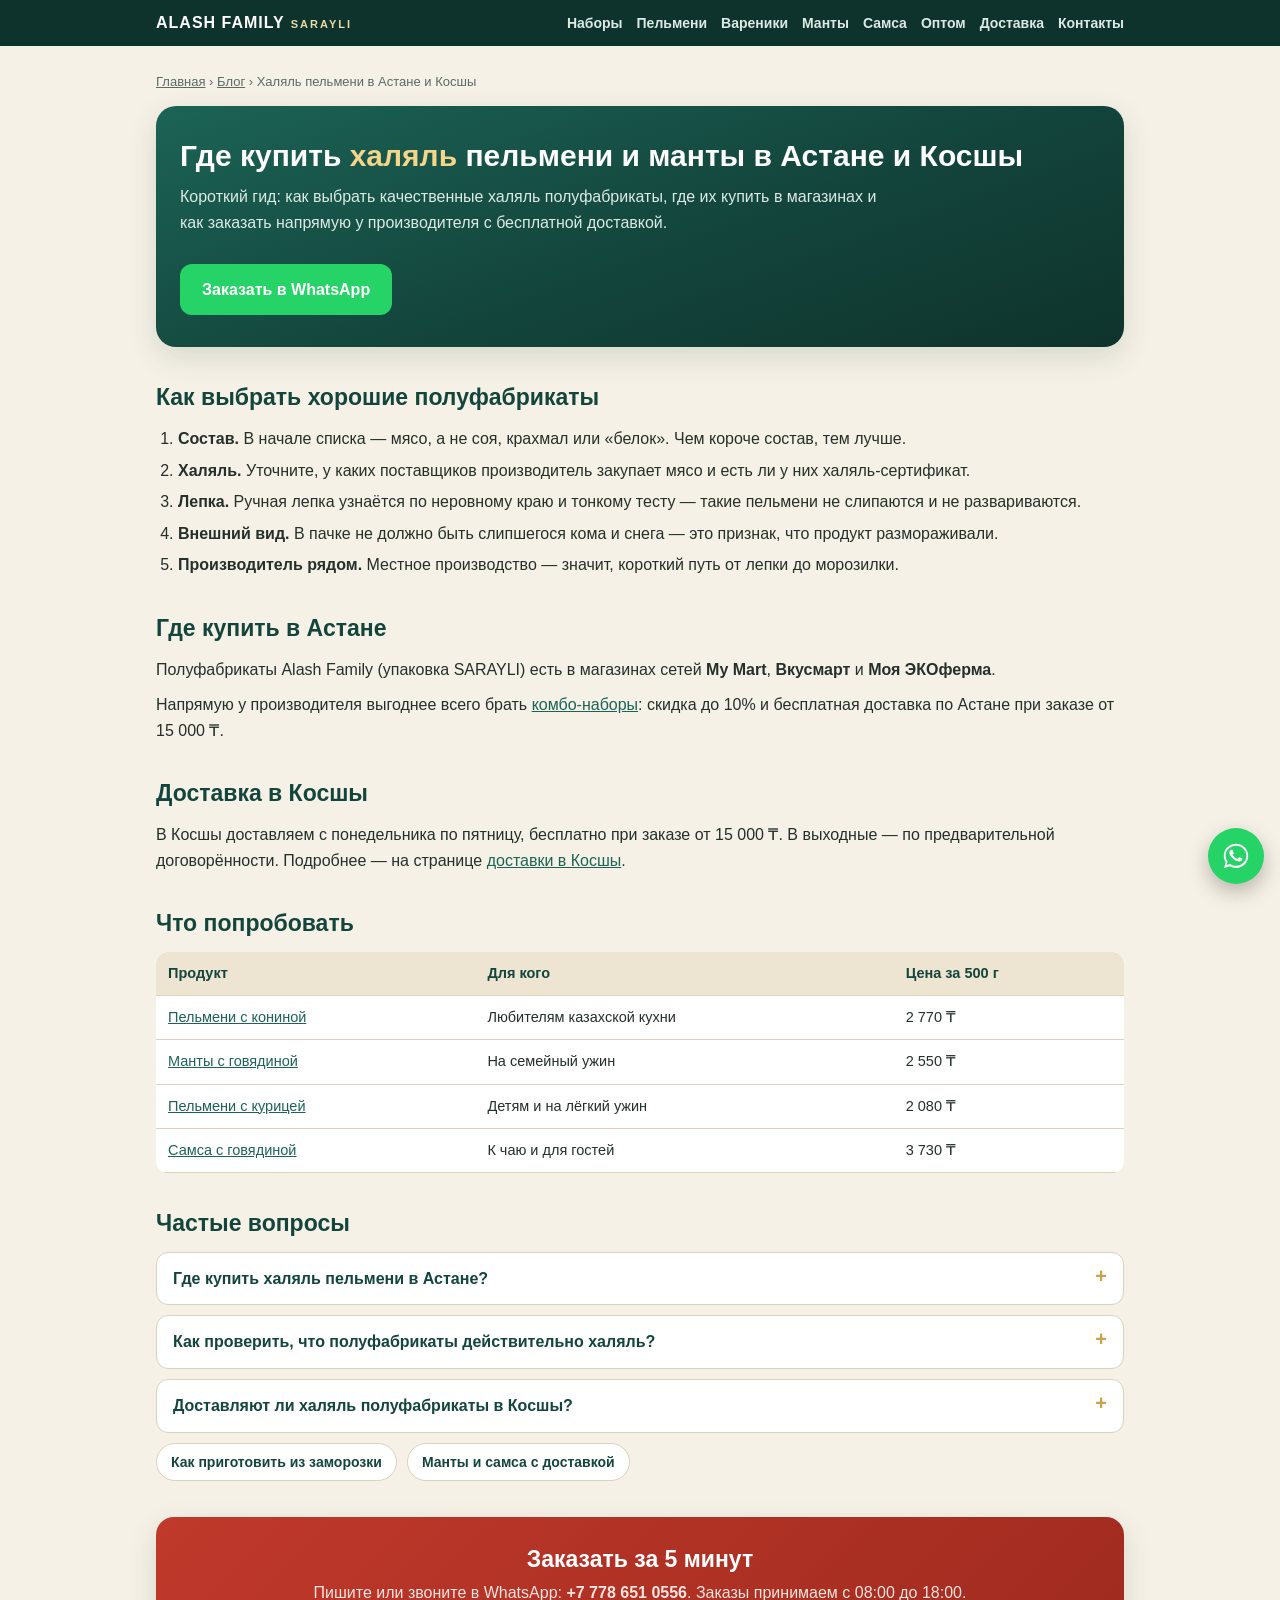
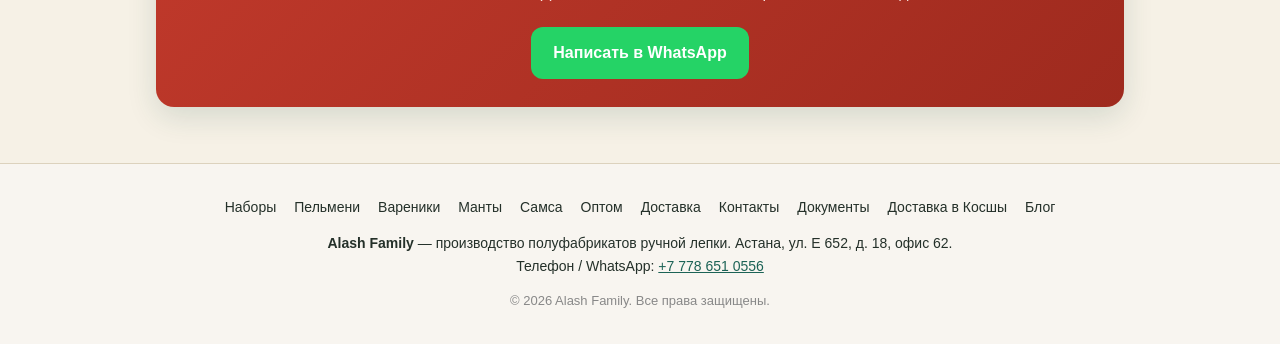
<file: blog/halyal-pelmeni-astana-kosshy.html>
<!DOCTYPE html>
<html lang="ru">
<head>
<meta charset="UTF-8">
<meta name="viewport" content="width=device-width, initial-scale=1.0">
<title>Где купить халяль пельмени и манты в Астане и Косшы — гид 2026 | Alash Family</title>
<meta name="description" content="Где купить халяль пельмени, манты и самсу в Астане и Косшы: магазины, доставка от производителя, как отличить качественные полуфабрикаты.">
<meta name="keywords" content="халяль пельмени Астана, где купить пельмени Астана, халяль манты, полуфабрикаты Косшы, халяль полуфабрикаты">
<link rel="canonical" href="https://alashfamily.kz/blog/halyal-pelmeni-astana-kosshy.html">
<link rel="icon" type="image/svg+xml" href="/favicon.svg">
<meta name="robots" content="index, follow, max-image-preview:large, max-snippet:-1">
<meta name="geo.region" content="KZ-71">
<meta name="geo.placename" content="Астана">
<meta property="og:type" content="website">
<meta property="og:url" content="https://alashfamily.kz/blog/halyal-pelmeni-astana-kosshy.html">
<meta property="og:site_name" content="Alash Family">
<meta property="og:title" content="Где купить халяль пельмени и манты в Астане и Косшы — гид 2026 | Alash Family">
<meta property="og:description" content="Где купить халяль пельмени, манты и самсу в Астане и Косшы: магазины, доставка от производителя, как отличить качественные полуфабрикаты.">
<meta property="og:image" content="https://alashfamily.kz/og-image.png">
<meta property="og:locale" content="ru_RU">
<meta name="twitter:card" content="summary_large_image">
<link rel="stylesheet" href="/assets/page.css">
<script src="/assets/track.js" defer></script>
<script type="application/ld+json">
{
 "@context": "https://schema.org",
 "@graph": [
  {
   "@type": "BreadcrumbList",
   "itemListElement": [
    {
     "@type": "ListItem",
     "position": 1,
     "name": "Главная",
     "item": "https://alashfamily.kz/"
    },
    {
     "@type": "ListItem",
     "position": 2,
     "name": "Блог",
     "item": "https://alashfamily.kz/blog/manty-samsa-dostavka-astana.html"
    },
    {
     "@type": "ListItem",
     "position": 3,
     "name": "Халяль пельмени в Астане и Косшы",
     "item": "https://alashfamily.kz/blog/halyal-pelmeni-astana-kosshy.html"
    }
   ]
  },
  {
   "@type": "BlogPosting",
   "headline": "Где купить халяль пельмени и манты в Астане и Косшы",
   "datePublished": "2026-09-23",
   "dateModified": "2026-09-23",
   "inLanguage": "ru",
   "author": {
    "@type": "Organization",
    "name": "Alash Family"
   },
   "publisher": {
    "@id": "https://alashfamily.kz/#organization"
   },
   "mainEntityOfPage": "https://alashfamily.kz/blog/halyal-pelmeni-astana-kosshy.html",
   "image": "https://alashfamily.kz/og-image.png"
  },
  {
   "@type": "FAQPage",
   "mainEntity": [
    {
     "@type": "Question",
     "name": "Где купить халяль пельмени в Астане?",
     "acceptedAnswer": {
      "@type": "Answer",
      "text": "Заказать напрямую у производителя Alash Family в WhatsApp +7 778 651 0556 с бесплатной доставкой от 15 000 ₸ или купить в магазинах My Mart, Вкусмарт и Моя ЭКОферма."
     }
    },
    {
     "@type": "Question",
     "name": "Как проверить, что полуфабрикаты действительно халяль?",
     "acceptedAnswer": {
      "@type": "Answer",
      "text": "Спросите у производителя, у каких поставщиков закупается мясо и есть ли у них халяль-сертификат, и проверьте, что на производстве нет свинины."
     }
    },
    {
     "@type": "Question",
     "name": "Доставляют ли халяль полуфабрикаты в Косшы?",
     "acceptedAnswer": {
      "@type": "Answer",
      "text": "Alash Family доставляет в Косшы с понедельника по пятницу, бесплатно при заказе от 15 000 ₸."
     }
    }
   ]
  }
 ]
}
</script>
</head>
<body>
<header class="topbar"><div class="in">
<a class="brand" href="/">ALASH FAMILY<small>SARAYLI</small></a>
<nav aria-label="Разделы сайта"><a href="/">Наборы</a><a href="/pelmeni.html">Пельмени</a><a href="/vareniki.html">Вареники</a><a href="/manty.html">Манты</a><a href="/samsa.html">Самса</a><a href="/optom.html">Оптом</a><a href="/delivery.html">Доставка</a><a href="/contacts.html">Контакты</a></nav>
</div></header>
<main class="wrap">
<div class="crumbs"><a href="/">Главная</a> › <a href="/blog/manty-samsa-dostavka-astana.html">Блог</a> › Халяль пельмени в Астане и Косшы</div>
<section class="hero">
<h1>Где купить <em>халяль</em> пельмени и манты в Астане и Косшы</h1>
<p>Короткий гид: как выбрать качественные халяль полуфабрикаты, где их купить в магазинах и как заказать напрямую у производителя с бесплатной доставкой.</p>

<a class="btn" href="https://wa.me/77786510556">Заказать в WhatsApp</a>
</section>

<h2>Как выбрать хорошие полуфабрикаты</h2>
<ol>
<li><b>Состав.</b> В начале списка — мясо, а не соя, крахмал или «белок». Чем короче состав, тем лучше.</li>
<li><b>Халяль.</b> Уточните, у каких поставщиков производитель закупает мясо и есть ли у них халяль-сертификат.</li>
<li><b>Лепка.</b> Ручная лепка узнаётся по неровному краю и тонкому тесту — такие пельмени не слипаются и не развариваются.</li>
<li><b>Внешний вид.</b> В пачке не должно быть слипшегося кома и снега — это признак, что продукт размораживали.</li>
<li><b>Производитель рядом.</b> Местное производство — значит, короткий путь от лепки до морозилки.</li>
</ol>
<h2>Где купить в Астане</h2>
<p>Полуфабрикаты Alash Family (упаковка SARAYLI) есть в магазинах сетей <b>My Mart</b>, <b>Вкусмарт</b> и <b>Моя ЭКОферма</b>.</p>
<p>Напрямую у производителя выгоднее всего брать <a href="/">комбо-наборы</a>: скидка до 10% и бесплатная доставка по Астане при заказе от 15 000 ₸.</p>
<h2>Доставка в Косшы</h2>
<p>В Косшы доставляем с понедельника по пятницу, бесплатно при заказе от 15 000 ₸. В выходные — по предварительной договорённости. Подробнее — на странице <a href="/kosshy.html">доставки в Косшы</a>.</p>
<h2>Что попробовать</h2>
<table>
<tr><th>Продукт</th><th>Для кого</th><th>Цена за 500 г</th></tr>
<tr><td><a href="/pelmeni.html">Пельмени с кониной</a></td><td>Любителям казахской кухни</td><td>2 770 ₸</td></tr>
<tr><td><a href="/manty.html">Манты с говядиной</a></td><td>На семейный ужин</td><td>2 550 ₸</td></tr>
<tr><td><a href="/pelmeni.html">Пельмени с курицей</a></td><td>Детям и на лёгкий ужин</td><td>2 080 ₸</td></tr>
<tr><td><a href="/samsa.html">Самса с говядиной</a></td><td>К чаю и для гостей</td><td>3 730 ₸</td></tr>
</table>
<section class="faq"><h2>Частые вопросы</h2>
<details><summary>Где купить халяль пельмени в Астане?</summary><p>Заказать напрямую у производителя Alash Family в WhatsApp +7 778 651 0556 с бесплатной доставкой от 15 000 ₸ или купить в магазинах My Mart, Вкусмарт и Моя ЭКОферма.</p></details>
<details><summary>Как проверить, что полуфабрикаты действительно халяль?</summary><p>Спросите у производителя, у каких поставщиков закупается мясо и есть ли у них халяль-сертификат, и проверьте, что на производстве нет свинины.</p></details>
<details><summary>Доставляют ли халяль полуфабрикаты в Косшы?</summary><p>Alash Family доставляет в Косшы с понедельника по пятницу, бесплатно при заказе от 15 000 ₸.</p></details>
</section>
<div class="related"><a href="/blog/kak-prigotovit-pelmeni-manty-samsa.html">Как приготовить из заморозки</a><a href="/blog/manty-samsa-dostavka-astana.html">Манты и самса с доставкой</a></div>

<div class="cta-box">
<h2>Заказать за 5 минут</h2>
<p>Пишите или звоните в WhatsApp: <b>+7 778 651 0556</b>. Заказы принимаем с 08:00 до 18:00.</p>
<a class="btn" href="https://wa.me/77786510556">Написать в WhatsApp</a>
</div>
</main>
<footer class="site">
<nav aria-label="Карта сайта"><a href="/">Наборы</a><a href="/pelmeni.html">Пельмени</a><a href="/vareniki.html">Вареники</a><a href="/manty.html">Манты</a><a href="/samsa.html">Самса</a><a href="/optom.html">Оптом</a><a href="/delivery.html">Доставка</a><a href="/contacts.html">Контакты</a><a href="/docs.html">Документы</a><a href="/kosshy.html">Доставка в Косшы</a><a href="/blog/manty-samsa-dostavka-astana.html">Блог</a></nav>
<div><strong>Alash Family</strong> — производство полуфабрикатов ручной лепки. Астана, ул. Е 652, д. 18, офис 62.</div>
<div>Телефон / WhatsApp: <a href="tel:+77786510556">+7 778 651 0556</a></div>
<div class="copy">© 2026 Alash Family. Все права защищены.</div>
</footer>
<a class="wa-float" href="https://wa.me/77786510556" aria-label="Написать в WhatsApp"><svg viewBox="0 0 32 32" aria-hidden="true"><path d="M16 3C8.8 3 3 8.7 3 15.8c0 2.5.7 4.9 2 7L3 29l6.4-2c2 1.1 4.3 1.7 6.6 1.7 7.2 0 13-5.7 13-12.8S23.2 3 16 3zm0 23.4c-2.1 0-4.1-.6-5.9-1.7l-.4-.3-3.8 1.2 1.2-3.7-.3-.4c-1.2-1.8-1.9-4-1.9-6.2C4.9 9.8 9.9 5 16 5s11.1 4.8 11.1 10.8S22.1 26.4 16 26.4zm6.1-8c-.3-.2-2-1-2.3-1.1-.3-.1-.5-.2-.8.2-.2.3-.9 1.1-1.1 1.3-.2.2-.4.3-.7.1-.3-.2-1.4-.5-2.7-1.6-1-.9-1.7-2-1.9-2.3-.2-.3 0-.5.1-.7l.5-.6c.2-.2.2-.3.3-.6.1-.2 0-.4 0-.6l-1-2.5c-.3-.7-.6-.6-.8-.6h-.7c-.2 0-.6.1-.9.4-.3.3-1.2 1.1-1.2 2.8s1.2 3.2 1.4 3.4c.2.2 2.4 3.6 5.8 5 .8.3 1.4.5 1.9.7.8.3 1.5.2 2.1.1.6-.1 2-.8 2.3-1.6.3-.8.3-1.4.2-1.6-.1-.1-.3-.2-.6-.4z"/></svg></a>
</body>
</html>
</file>
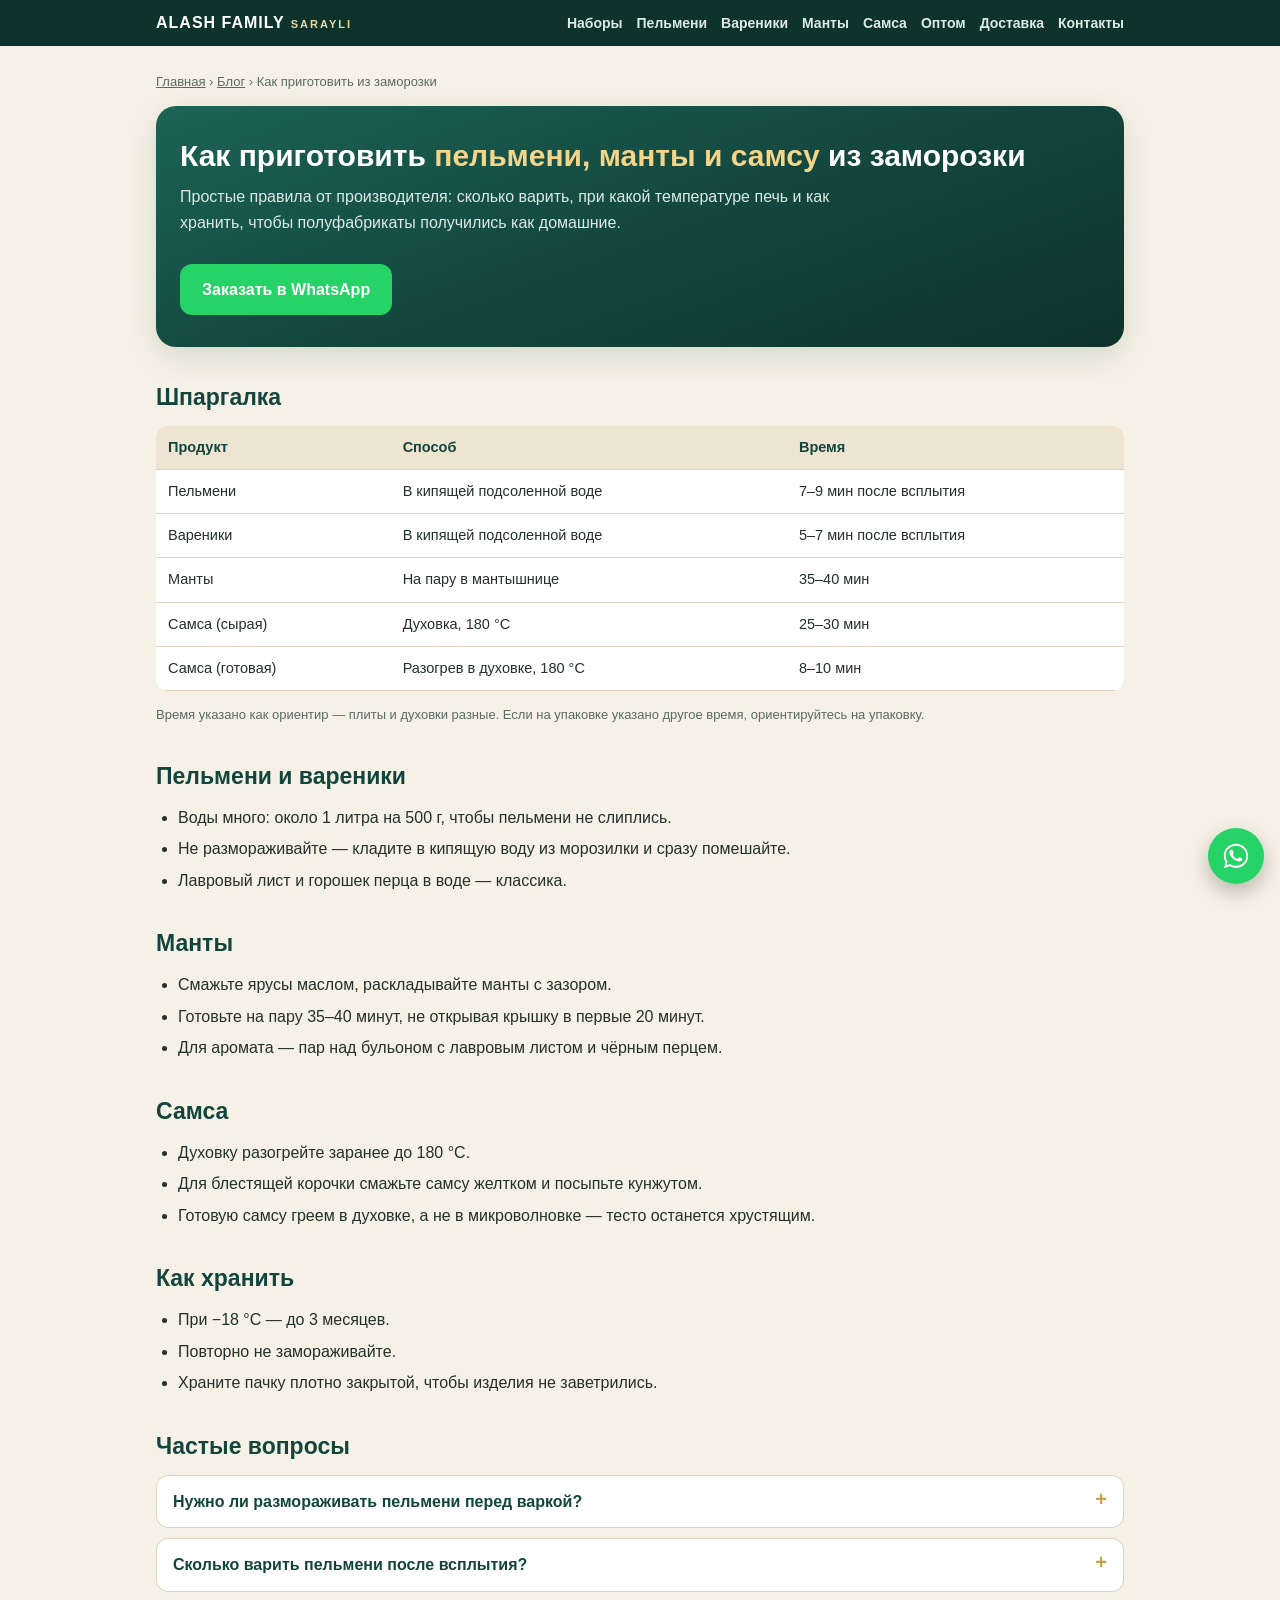
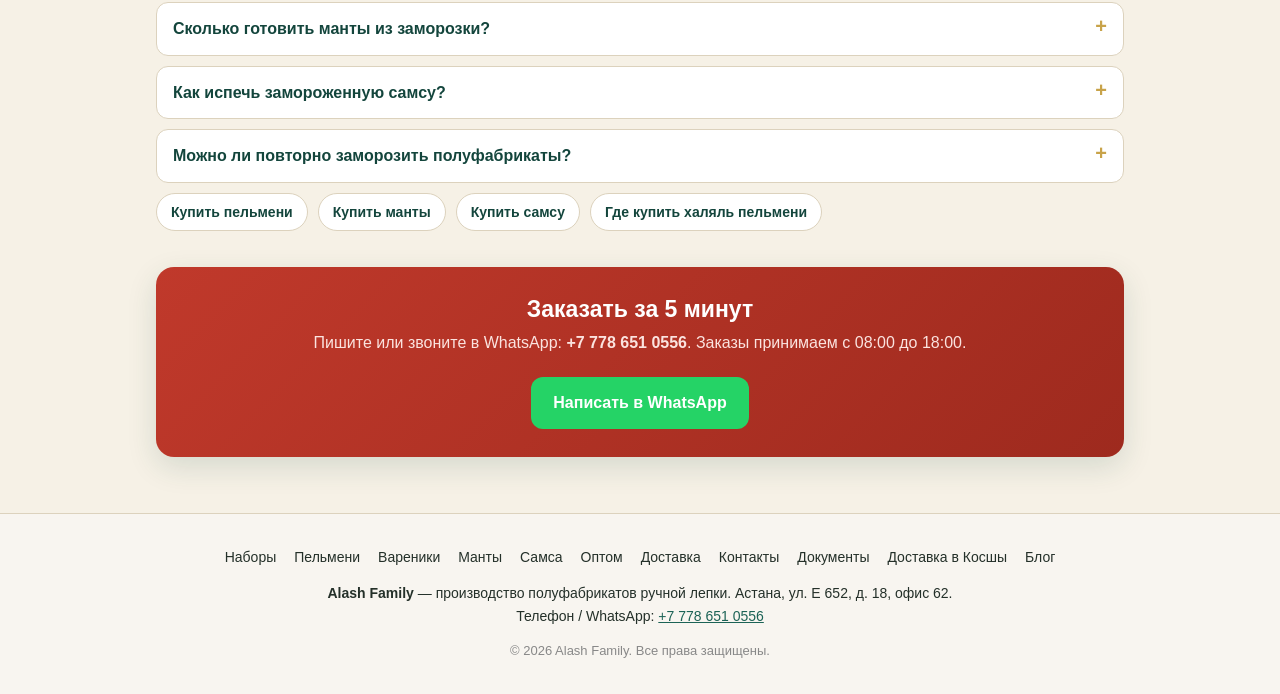
<file: blog/kak-prigotovit-pelmeni-manty-samsa.html>
<!DOCTYPE html>
<html lang="ru">
<head>
<meta charset="UTF-8">
<meta name="viewport" content="width=device-width, initial-scale=1.0">
<title>Как приготовить замороженные пельмени, манты и самсу — время и советы | Alash Family</title>
<meta name="description" content="Сколько варить пельмени, сколько готовить манты на пару и как испечь замороженную самсу. Простые правила, чтобы тесто не разварилось, а начинка была сочной.">
<meta name="keywords" content="сколько варить пельмени, как готовить манты, сколько варить манты, как испечь самсу, замороженные пельмени">
<link rel="canonical" href="https://alashfamily.kz/blog/kak-prigotovit-pelmeni-manty-samsa.html">
<link rel="icon" type="image/svg+xml" href="/favicon.svg">
<meta name="robots" content="index, follow, max-image-preview:large, max-snippet:-1">
<meta name="geo.region" content="KZ-71">
<meta name="geo.placename" content="Астана">
<meta property="og:type" content="website">
<meta property="og:url" content="https://alashfamily.kz/blog/kak-prigotovit-pelmeni-manty-samsa.html">
<meta property="og:site_name" content="Alash Family">
<meta property="og:title" content="Как приготовить замороженные пельмени, манты и самсу — время и советы | Alash Family">
<meta property="og:description" content="Сколько варить пельмени, сколько готовить манты на пару и как испечь замороженную самсу. Простые правила, чтобы тесто не разварилось, а начинка была сочной.">
<meta property="og:image" content="https://alashfamily.kz/og-image.png">
<meta property="og:locale" content="ru_RU">
<meta name="twitter:card" content="summary_large_image">
<link rel="stylesheet" href="/assets/page.css">
<script src="/assets/track.js" defer></script>
<script type="application/ld+json">
{
 "@context": "https://schema.org",
 "@graph": [
  {
   "@type": "BreadcrumbList",
   "itemListElement": [
    {
     "@type": "ListItem",
     "position": 1,
     "name": "Главная",
     "item": "https://alashfamily.kz/"
    },
    {
     "@type": "ListItem",
     "position": 2,
     "name": "Блог",
     "item": "https://alashfamily.kz/blog/manty-samsa-dostavka-astana.html"
    },
    {
     "@type": "ListItem",
     "position": 3,
     "name": "Как приготовить из заморозки",
     "item": "https://alashfamily.kz/blog/kak-prigotovit-pelmeni-manty-samsa.html"
    }
   ]
  },
  {
   "@type": "BlogPosting",
   "headline": "Как приготовить замороженные пельмени, манты и самсу",
   "datePublished": "2026-09-23",
   "dateModified": "2026-09-23",
   "inLanguage": "ru",
   "author": {
    "@type": "Organization",
    "name": "Alash Family"
   },
   "publisher": {
    "@id": "https://alashfamily.kz/#organization"
   },
   "mainEntityOfPage": "https://alashfamily.kz/blog/kak-prigotovit-pelmeni-manty-samsa.html",
   "image": "https://alashfamily.kz/og-image.png"
  },
  {
   "@type": "FAQPage",
   "mainEntity": [
    {
     "@type": "Question",
     "name": "Нужно ли размораживать пельмени перед варкой?",
     "acceptedAnswer": {
      "@type": "Answer",
      "text": "Нет. Размороженные пельмени слипаются и разваливаются. Кладите их в кипящую воду прямо из морозилки."
     }
    },
    {
     "@type": "Question",
     "name": "Сколько варить пельмени после всплытия?",
     "acceptedAnswer": {
      "@type": "Answer",
      "text": "7–9 минут после повторного закипания."
     }
    },
    {
     "@type": "Question",
     "name": "Сколько готовить манты из заморозки?",
     "acceptedAnswer": {
      "@type": "Answer",
      "text": "35–40 минут на пару, не размораживая."
     }
    },
    {
     "@type": "Question",
     "name": "Как испечь замороженную самсу?",
     "acceptedAnswer": {
      "@type": "Answer",
      "text": "180 °C, 25–30 минут в разогретой духовке."
     }
    },
    {
     "@type": "Question",
     "name": "Можно ли повторно заморозить полуфабрикаты?",
     "acceptedAnswer": {
      "@type": "Answer",
      "text": "Нет. Размороженные изделия повторно не замораживают — теряются вкус и безопасность."
     }
    }
   ]
  }
 ]
}
</script>
</head>
<body>
<header class="topbar"><div class="in">
<a class="brand" href="/">ALASH FAMILY<small>SARAYLI</small></a>
<nav aria-label="Разделы сайта"><a href="/">Наборы</a><a href="/pelmeni.html">Пельмени</a><a href="/vareniki.html">Вареники</a><a href="/manty.html">Манты</a><a href="/samsa.html">Самса</a><a href="/optom.html">Оптом</a><a href="/delivery.html">Доставка</a><a href="/contacts.html">Контакты</a></nav>
</div></header>
<main class="wrap">
<div class="crumbs"><a href="/">Главная</a> › <a href="/blog/manty-samsa-dostavka-astana.html">Блог</a> › Как приготовить из заморозки</div>
<section class="hero">
<h1>Как приготовить <em>пельмени, манты и самсу</em> из заморозки</h1>
<p>Простые правила от производителя: сколько варить, при какой температуре печь и как хранить, чтобы полуфабрикаты получились как домашние.</p>

<a class="btn" href="https://wa.me/77786510556">Заказать в WhatsApp</a>
</section>

<h2>Шпаргалка</h2>
<table>
<tr><th>Продукт</th><th>Способ</th><th>Время</th></tr>
<tr><td>Пельмени</td><td>В кипящей подсоленной воде</td><td>7–9 мин после всплытия</td></tr>
<tr><td>Вареники</td><td>В кипящей подсоленной воде</td><td>5–7 мин после всплытия</td></tr>
<tr><td>Манты</td><td>На пару в мантышнице</td><td>35–40 мин</td></tr>
<tr><td>Самса (сырая)</td><td>Духовка, 180 °C</td><td>25–30 мин</td></tr>
<tr><td>Самса (готовая)</td><td>Разогрев в духовке, 180 °C</td><td>8–10 мин</td></tr>
</table>
<p style="font-size:13px;color:var(--ink-soft)">Время указано как ориентир — плиты и духовки разные. Если на упаковке указано другое время, ориентируйтесь на упаковку.</p>
<h2>Пельмени и вареники</h2>
<ul>
<li>Воды много: около 1 литра на 500 г, чтобы пельмени не слиплись.</li>
<li>Не размораживайте — кладите в кипящую воду из морозилки и сразу помешайте.</li>
<li>Лавровый лист и горошек перца в воде — классика.</li>
</ul>
<h2>Манты</h2>
<ul>
<li>Смажьте ярусы маслом, раскладывайте манты с зазором.</li>
<li>Готовьте на пару 35–40 минут, не открывая крышку в первые 20 минут.</li>
<li>Для аромата — пар над бульоном с лавровым листом и чёрным перцем.</li>
</ul>
<h2>Самса</h2>
<ul>
<li>Духовку разогрейте заранее до 180 °C.</li>
<li>Для блестящей корочки смажьте самсу желтком и посыпьте кунжутом.</li>
<li>Готовую самсу греем в духовке, а не в микроволновке — тесто останется хрустящим.</li>
</ul>
<h2>Как хранить</h2>
<ul>
<li>При −18 °C — до 3 месяцев.</li>
<li>Повторно не замораживайте.</li>
<li>Храните пачку плотно закрытой, чтобы изделия не заветрились.</li>
</ul>
<section class="faq"><h2>Частые вопросы</h2>
<details><summary>Нужно ли размораживать пельмени перед варкой?</summary><p>Нет. Размороженные пельмени слипаются и разваливаются. Кладите их в кипящую воду прямо из морозилки.</p></details>
<details><summary>Сколько варить пельмени после всплытия?</summary><p>7–9 минут после повторного закипания.</p></details>
<details><summary>Сколько готовить манты из заморозки?</summary><p>35–40 минут на пару, не размораживая.</p></details>
<details><summary>Как испечь замороженную самсу?</summary><p>180 °C, 25–30 минут в разогретой духовке.</p></details>
<details><summary>Можно ли повторно заморозить полуфабрикаты?</summary><p>Нет. Размороженные изделия повторно не замораживают — теряются вкус и безопасность.</p></details>
</section>
<div class="related"><a href="/pelmeni.html">Купить пельмени</a><a href="/manty.html">Купить манты</a><a href="/samsa.html">Купить самсу</a><a href="/blog/halyal-pelmeni-astana-kosshy.html">Где купить халяль пельмени</a></div>

<div class="cta-box">
<h2>Заказать за 5 минут</h2>
<p>Пишите или звоните в WhatsApp: <b>+7 778 651 0556</b>. Заказы принимаем с 08:00 до 18:00.</p>
<a class="btn" href="https://wa.me/77786510556">Написать в WhatsApp</a>
</div>
</main>
<footer class="site">
<nav aria-label="Карта сайта"><a href="/">Наборы</a><a href="/pelmeni.html">Пельмени</a><a href="/vareniki.html">Вареники</a><a href="/manty.html">Манты</a><a href="/samsa.html">Самса</a><a href="/optom.html">Оптом</a><a href="/delivery.html">Доставка</a><a href="/contacts.html">Контакты</a><a href="/docs.html">Документы</a><a href="/kosshy.html">Доставка в Косшы</a><a href="/blog/manty-samsa-dostavka-astana.html">Блог</a></nav>
<div><strong>Alash Family</strong> — производство полуфабрикатов ручной лепки. Астана, ул. Е 652, д. 18, офис 62.</div>
<div>Телефон / WhatsApp: <a href="tel:+77786510556">+7 778 651 0556</a></div>
<div class="copy">© 2026 Alash Family. Все права защищены.</div>
</footer>
<a class="wa-float" href="https://wa.me/77786510556" aria-label="Написать в WhatsApp"><svg viewBox="0 0 32 32" aria-hidden="true"><path d="M16 3C8.8 3 3 8.7 3 15.8c0 2.5.7 4.9 2 7L3 29l6.4-2c2 1.1 4.3 1.7 6.6 1.7 7.2 0 13-5.7 13-12.8S23.2 3 16 3zm0 23.4c-2.1 0-4.1-.6-5.9-1.7l-.4-.3-3.8 1.2 1.2-3.7-.3-.4c-1.2-1.8-1.9-4-1.9-6.2C4.9 9.8 9.9 5 16 5s11.1 4.8 11.1 10.8S22.1 26.4 16 26.4zm6.1-8c-.3-.2-2-1-2.3-1.1-.3-.1-.5-.2-.8.2-.2.3-.9 1.1-1.1 1.3-.2.2-.4.3-.7.1-.3-.2-1.4-.5-2.7-1.6-1-.9-1.7-2-1.9-2.3-.2-.3 0-.5.1-.7l.5-.6c.2-.2.2-.3.3-.6.1-.2 0-.4 0-.6l-1-2.5c-.3-.7-.6-.6-.8-.6h-.7c-.2 0-.6.1-.9.4-.3.3-1.2 1.1-1.2 2.8s1.2 3.2 1.4 3.4c.2.2 2.4 3.6 5.8 5 .8.3 1.4.5 1.9.7.8.3 1.5.2 2.1.1.6-.1 2-.8 2.3-1.6.3-.8.3-1.4.2-1.6-.1-.1-.3-.2-.6-.4z"/></svg></a>
</body>
</html>
</file>
<file: assets/page.css>
/* Alash Family — общий стиль внутренних страниц (товары, Косшы, опт, блог) */
:root{
  --green:#13453C;--green-d:#0E332C;--green-l:#1C6356;
  --red:#C0392B;--red-d:#9E2A1E;
  --cream:#F6F1E6;--cream2:#EDE4D2;
  --ink:#243029;--ink-soft:#5C6B62;--line:#DCD2BD;--gold:#C8A34A;
  --shadow:0 10px 30px rgba(19,69,60,.14);
}
*{box-sizing:border-box;margin:0;padding:0}
body{font-family:'Segoe UI','Helvetica Neue',Arial,sans-serif;background:var(--cream);color:var(--ink);line-height:1.6;-webkit-font-smoothing:antialiased}
a{color:var(--green-l)}
.topbar{background:var(--green-d);color:#fff}
.topbar .in{max-width:1000px;margin:0 auto;padding:10px 16px;display:flex;align-items:center;justify-content:space-between;gap:12px;flex-wrap:wrap}
.topbar .brand{color:#fff;text-decoration:none;font-weight:800;letter-spacing:1px}
.topbar .brand small{color:#EBD9A6;font-weight:600;letter-spacing:2px;margin-left:6px;font-size:11px}
.topbar nav{display:flex;gap:14px;flex-wrap:wrap}
.topbar nav a{color:#DCEAE4;text-decoration:none;font-size:14px;font-weight:600}
.topbar nav a:hover,.topbar nav a[aria-current]{color:#F4D58A}
.wrap{max-width:1000px;margin:0 auto;padding:26px 16px 56px}
.crumbs{font-size:13px;color:var(--ink-soft);margin-bottom:14px}
.crumbs a{color:var(--ink-soft)}
.hero{color:#fff;border-radius:20px;padding:32px 24px;background:linear-gradient(160deg,var(--green-l) 0%,var(--green) 55%,var(--green-d) 100%);box-shadow:var(--shadow)}
.hero h1{font-size:30px;line-height:1.2;font-weight:800;margin-bottom:10px}
.hero h1 em{color:#F4D58A;font-style:normal}
.hero p{color:#DCEAE4;font-size:16px;max-width:700px}
.badges{display:flex;gap:8px;flex-wrap:wrap;margin-top:16px}
.badge{background:rgba(255,255,255,.12);border:1px solid rgba(255,255,255,.28);border-radius:999px;padding:6px 14px;font-size:13px;font-weight:600}
.btn{display:inline-flex;align-items:center;justify-content:center;gap:8px;background:#25D366;color:#fff;font-weight:800;font-size:16px;padding:13px 22px;border-radius:12px;text-decoration:none;margin-top:18px}
.btn:hover{background:#1ebe5a}
.btn.alt{background:#fff;color:var(--green);border:1px solid var(--line)}
h2{font-size:23px;color:var(--green);margin:36px 0 14px;font-weight:800;line-height:1.25}
h3{font-size:18px;color:var(--green);margin:18px 0 8px}
p{margin-bottom:10px}
ul,ol{padding-left:22px;margin-bottom:12px}
li{margin-bottom:6px}
.card{background:#fff;border:1px solid var(--line);border-radius:16px;padding:22px;box-shadow:var(--shadow);margin-bottom:18px}
.grid{display:grid;grid-template-columns:repeat(3,1fr);gap:16px}
.grid.two{grid-template-columns:repeat(2,1fr)}
@media(max-width:820px){.grid,.grid.two{grid-template-columns:1fr}.hero h1{font-size:24px}}
.prod{background:#fff;border:1px solid var(--line);border-radius:16px;padding:18px;box-shadow:var(--shadow);display:flex;flex-direction:column}
.prod h3{margin:0 0 4px}
.prod .fill{font-size:13.5px;color:var(--ink-soft);flex:1}
.prod .price{font-size:24px;font-weight:800;color:var(--green);margin:10px 0 2px}
.prod .price small{font-size:13px;color:var(--ink-soft);font-weight:600}
.prod .btn{font-size:14px;padding:10px 14px;margin-top:10px}
table{width:100%;border-collapse:collapse;background:#fff;border-radius:12px;overflow:hidden;margin-bottom:14px}
th,td{padding:10px 12px;border-bottom:1px solid var(--line);text-align:left;font-size:14.5px;vertical-align:top}
th{background:var(--cream2);color:var(--green);font-weight:700}
.note{background:#EAF3EC;border:1px dashed var(--green-l);border-radius:12px;padding:12px 16px;font-size:14.5px;margin:14px 0}
.faq details{background:#fff;border:1px solid var(--line);border-radius:12px;margin-bottom:10px}
.faq summary{cursor:pointer;padding:13px 16px;font-weight:700;color:var(--green);list-style:none}
.faq summary::-webkit-details-marker{display:none}
.faq summary::after{content:"+";float:right;color:var(--gold);font-size:20px;line-height:1}
.faq details[open] summary::after{content:"−"}
.faq details p{padding:0 16px 12px;color:var(--ink-soft);margin:0}
.cta-box{margin-top:36px;text-align:center;background:linear-gradient(135deg,var(--red) 0%,var(--red-d) 100%);color:#fff;border-radius:18px;padding:28px 20px;box-shadow:var(--shadow)}
.cta-box h2{color:#fff;margin:0 0 6px}
.cta-box p{color:#fbe3df}
.cta-box .btn{margin-top:12px}
.related{display:flex;gap:10px;flex-wrap:wrap;margin-top:10px}
.related a{background:#fff;border:1px solid var(--line);border-radius:999px;padding:7px 14px;text-decoration:none;font-size:14px;font-weight:600;color:var(--green)}
footer.site{background:#f8f5f0;border-top:1px solid var(--line);padding:32px 16px;text-align:center;font-size:14px;color:var(--ink)}
footer.site nav{display:flex;gap:6px 18px;justify-content:center;flex-wrap:wrap;margin-bottom:14px}
footer.site nav a{color:var(--ink);text-decoration:none;font-weight:500}
footer.site .copy{font-size:13px;color:#888;margin-top:14px}
.wa-float{position:fixed;right:16px;bottom:16px;width:56px;height:56px;border-radius:50%;background:#25D366;display:grid;place-items:center;box-shadow:0 8px 20px rgba(0,0,0,.25);z-index:50;text-decoration:none}
.wa-float svg{width:30px;height:30px;fill:#fff}

/* 2026-10: шапка с фото товара */
.hero.has-photo{display:grid;grid-template-columns:1.15fr .85fr;gap:24px;align-items:center;padding:28px}
.hero.has-photo .hero-photo{border-radius:16px;overflow:hidden;box-shadow:0 12px 30px rgba(0,0,0,.35);aspect-ratio:4/5;max-height:380px;justify-self:end;width:100%}
.hero.has-photo .hero-photo img{width:100%;height:100%;object-fit:cover;display:block}
@media(max-width:820px){.hero.has-photo{grid-template-columns:1fr;padding:22px 18px}.hero.has-photo .hero-photo{order:-1;aspect-ratio:4/3;max-height:none}}
.photo-row{display:grid;grid-template-columns:1fr 1fr;gap:14px;margin:14px 0}
.photo-row img{width:100%;border-radius:14px;display:block;aspect-ratio:4/3;object-fit:cover;box-shadow:var(--shadow)}
@media(max-width:560px){.photo-row{grid-template-columns:1fr}}
</file>
